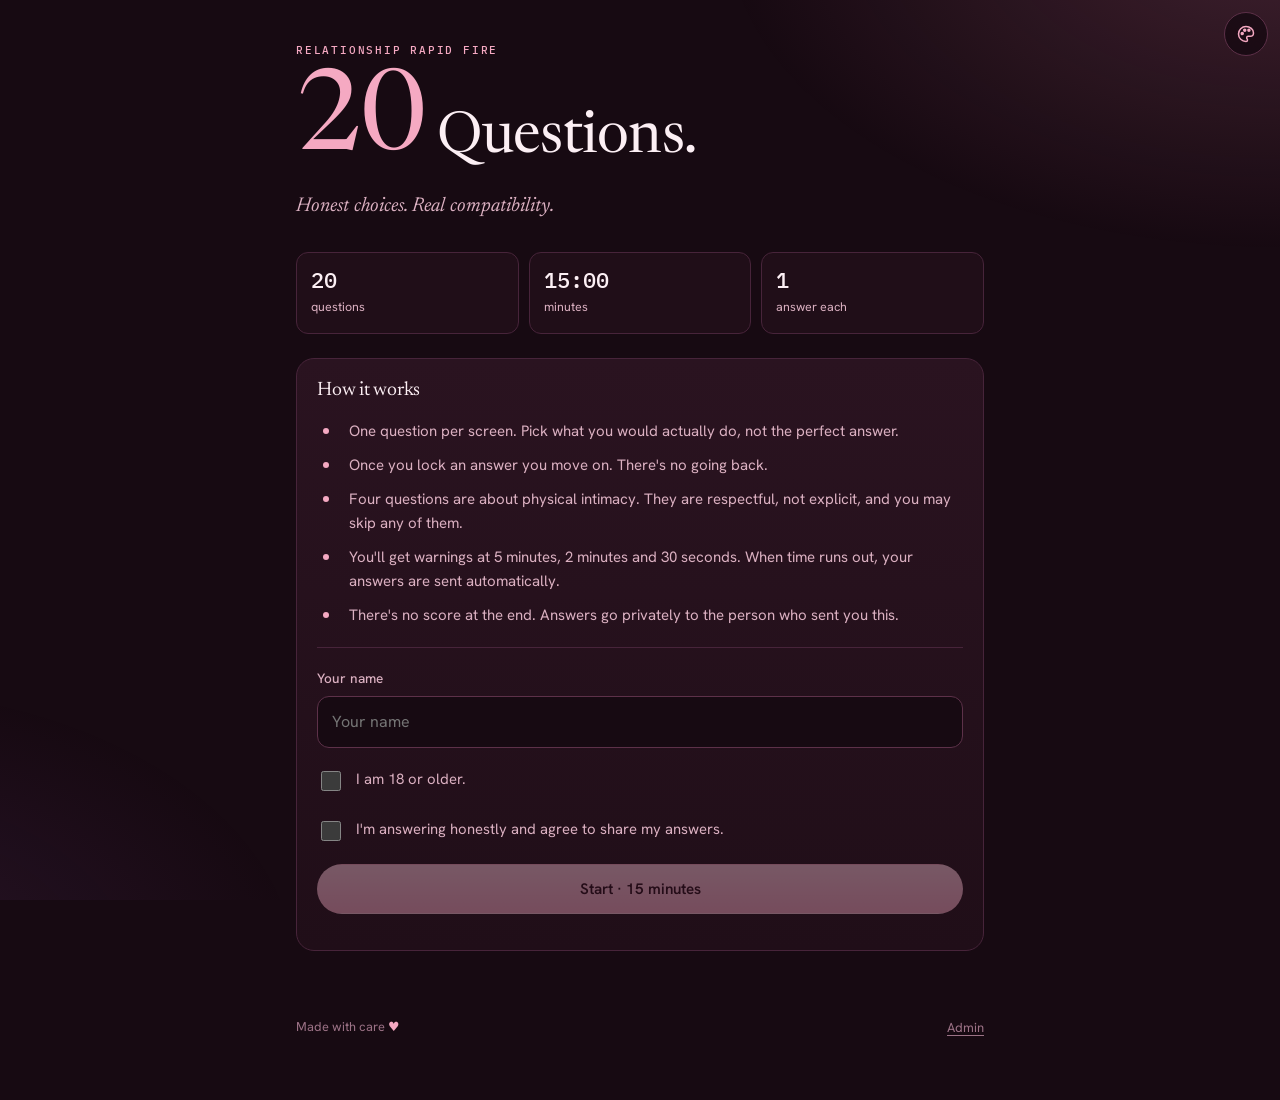
<file: index.html>
<!doctype html>
<html lang="en">
<head>
<meta charset="utf-8">
<meta name="viewport" content="width=device-width,initial-scale=1,viewport-fit=cover">
<meta name="theme-color" content="#170A12">
<title>Relationship Rapid Fire</title>
<meta name="claude:viewport-fit-sides" content="cover">
<meta name="description" content="20 Questions. Honest Choices. Real Compatibility.">
<link rel="preconnect" href="https://fonts.googleapis.com">
<link rel="preconnect" href="https://fonts.gstatic.com" crossorigin>
<link rel="stylesheet" href="https://fonts.googleapis.com/css2?family=Newsreader:ital,opsz,wght@0,6..72,400;0,6..72,500;1,6..72,400&family=Hanken+Grotesk:wght@400;500;600;700&family=IBM+Plex+Mono:wght@400;500&display=swap">
<style>
:root{padding-top:env(safe-area-inset-top,0px);padding-bottom:env(safe-area-inset-bottom,0px)}[hidden]{display:none!important}

/* Layout: one decision per screen; instrument bar on top (time ring, count, map), thumb-reach action bar at the bottom. Dark only, by design. */
:root{
  --bg:#090D1C; --bg-2:#0D1226; --surface:#121933; --surface-2:#18203F; --raise:#1D2649;
  --line:#232C50; --line-2:#323D6B;
  --fg:#ECEDF7; --muted:#A0A6CA; --faint:#6E759D;
  --accent:#BBA9F4; --accent-2:#9781EA; --accent-ink:#130E2A; --accent-wash:rgba(187,169,244,.13); --accent-glow:rgba(151,129,234,.35);
  --ok:#82D5B1; --warn:#F3C66F; --crit:#F28C8C;
  --f-display:"Newsreader",Georgia,"Times New Roman",serif;
  --f-body:"Hanken Grotesk",system-ui,-apple-system,"Segoe UI",Roboto,sans-serif;
  --f-mono:"IBM Plex Mono",ui-monospace,SFMono-Regular,Menlo,Consolas,monospace;
  --r:18px; --r-sm:12px;
  --gut-l:max(16px,env(safe-area-inset-left,0px)); --gut-r:max(16px,env(safe-area-inset-right,0px));
  --accent-hi:#C7B8F7; --bar:rgba(9,13,28,.82); --bar-0:rgba(9,13,28,0); --bar-1:rgba(9,13,28,.94); --scrim:rgba(4,6,14,.6);
  --glow-1:rgba(151,129,234,.16); --glow-2:rgba(84,104,210,.12); --shadow:0 18px 50px rgba(0,0,0,.5);
  color-scheme:dark;
}
/* Themes (data-skin on <html>) */
:root[data-skin="rose"]{--bg:#170A12;--bg-2:#200E18;--surface:#2A1320;--surface-2:#341927;--raise:#3D1F2F;--line:#47243A;--line-2:#5D3149;--fg:#FCEFF4;--muted:#DBB0C1;--faint:#9C7286;--accent:#F5A9C2;--accent-2:#E27CA1;--accent-hi:#FAC6D7;--accent-ink:#2A0A17;--accent-wash:rgba(245,169,194,.14);--accent-glow:rgba(226,124,161,.42);--bar:rgba(23,10,18,.84);--bar-0:rgba(23,10,18,0);--bar-1:rgba(23,10,18,.94);--scrim:rgba(12,4,9,.6);--glow-1:rgba(226,124,161,.2);--glow-2:rgba(170,90,200,.12);color-scheme:dark}
:root[data-skin="blush"]{--bg:#FFF5F7;--bg-2:#FFFFFF;--surface:#FFEFF3;--surface-2:#FFE4EB;--raise:#FFFFFF;--line:#F3D5DE;--line-2:#E8BBCA;--fg:#3B1E2B;--muted:#80596A;--faint:#A98696;--accent:#D4517B;--accent-2:#E57B9C;--accent-hi:#E06D92;--accent-ink:#FFFFFF;--accent-wash:rgba(212,81,123,.10);--accent-glow:rgba(212,81,123,.35);--ok:#2E8F65;--warn:#B07416;--crit:#C33F4C;--bar:rgba(255,245,247,.86);--bar-0:rgba(255,245,247,0);--bar-1:rgba(255,245,247,.95);--scrim:rgba(60,20,35,.28);--glow-1:rgba(240,150,180,.28);--glow-2:rgba(255,200,170,.25);--shadow:0 18px 50px rgba(120,40,70,.18);color-scheme:light}
:root[data-skin="lavender"]{--bg:#F6F3FF;--bg-2:#FFFFFF;--surface:#F0EBFF;--surface-2:#E7E0FE;--raise:#FFFFFF;--line:#DED5FA;--line-2:#C9BCF3;--fg:#241C40;--muted:#625A86;--faint:#8F87AF;--accent:#6D53D6;--accent-2:#8A74E5;--accent-hi:#8169E0;--accent-ink:#FFFFFF;--accent-wash:rgba(109,83,214,.10);--accent-glow:rgba(109,83,214,.32);--ok:#2E8F65;--warn:#B07416;--crit:#C33F4C;--bar:rgba(246,243,255,.86);--bar-0:rgba(246,243,255,0);--bar-1:rgba(246,243,255,.95);--scrim:rgba(30,20,60,.28);--glow-1:rgba(160,140,240,.3);--glow-2:rgba(140,200,255,.22);--shadow:0 18px 50px rgba(50,30,120,.16);color-scheme:light}
:root[data-skin="sunset"]{--bg:#160F14;--bg-2:#1E141A;--surface:#291A20;--surface-2:#332028;--raise:#3B2630;--line:#45303A;--line-2:#5B4050;--fg:#FFF2EA;--muted:#E0B9A6;--faint:#A08072;--accent:#FFB38A;--accent-2:#F48A7A;--accent-hi:#FFCBA9;--accent-ink:#2A1208;--accent-wash:rgba(255,179,138,.14);--accent-glow:rgba(244,138,122,.4);--bar:rgba(22,15,20,.84);--bar-0:rgba(22,15,20,0);--bar-1:rgba(22,15,20,.94);--scrim:rgba(10,5,8,.6);--glow-1:rgba(244,138,122,.2);--glow-2:rgba(200,100,170,.14);color-scheme:dark}
*{box-sizing:border-box;-webkit-tap-highlight-color:transparent}
html,body{min-height:100%}
body{margin:0;background:var(--bg);transition:background .4s,color .4s;color:var(--fg);font:16px/1.6 var(--f-body);-webkit-font-smoothing:antialiased;overscroll-behavior-y:none}
body::after{content:"";position:fixed;inset:0;pointer-events:none;z-index:-1;background:radial-gradient(900px 520px at 100% -8%,var(--glow-1),transparent 62%),radial-gradient(760px 480px at -12% 108%,var(--glow-2),transparent 60%)}
body::before{content:"";position:fixed;inset:0 0 auto;height:env(safe-area-inset-top,0px);z-index:30;background:var(--bg)}
button,input,textarea{font:inherit;color:inherit}
:focus-visible{outline:2px solid var(--accent);outline-offset:3px;border-radius:8px}
.wrap{max-width:720px;margin:0 auto;padding-left:var(--gut-l);padding-right:var(--gut-r);padding-block:24px 56px}
.wrap.wide{max-width:1000px}
h1,h2,h3{font-family:var(--f-display);font-weight:400;text-wrap:balance;margin:0;letter-spacing:-.012em}
h1{font-size:clamp(2.2rem,8.5vw,3.6rem);line-height:1.02}
h2{font-size:clamp(1.55rem,5.4vw,2.1rem);line-height:1.15}
h3{font-size:1.22rem;line-height:1.25}
p{margin:0}
.eyebrow{font:500 .7rem/1.2 var(--f-mono);text-transform:uppercase;letter-spacing:.16em;color:var(--accent)}
.muted{color:var(--muted)} .small{font-size:.86rem}
.mono{font-family:var(--f-mono);font-variant-numeric:tabular-nums}
.stack{display:flex;flex-direction:column;gap:16px}
.row{display:flex;gap:10px;flex-wrap:wrap;align-items:center}
.view{animation:rise .5s cubic-bezier(.2,.7,.2,1) both}
@keyframes rise{from{opacity:0;transform:translateY(10px)}to{opacity:1;transform:none}}

/* buttons */
.btn{appearance:none;border:1px solid var(--line-2);background:var(--surface);color:var(--fg);padding:12px 20px;border-radius:999px;font-weight:600;font-size:.95rem;cursor:pointer;transition:background .2s,border-color .2s,transform .12s,box-shadow .2s;display:inline-flex;align-items:center;justify-content:center;gap:8px;min-height:48px;touch-action:manipulation}
.btn:hover{border-color:var(--accent);background:var(--surface-2)}
.btn:active{transform:scale(.97)}
.btn.primary{background:linear-gradient(180deg,var(--accent-hi),var(--accent));border-color:transparent;color:var(--accent-ink);box-shadow:0 8px 24px -8px var(--accent-glow)}
.btn.primary:hover{filter:brightness(1.06)}
.btn.ghost{background:transparent;border-color:transparent;color:var(--muted)}
.btn.ghost:hover{color:var(--fg);background:var(--surface)}
.btn.danger{border-color:rgba(242,140,140,.5)}
.btn[disabled]{opacity:.4;cursor:not-allowed;box-shadow:none}
.btn.sm{padding:8px 14px;min-height:40px;font-size:.86rem}
.btn.icon{width:48px;padding:0;flex:none}
.btn.block{width:100%}
.linkish{background:none;border:0;color:var(--faint);text-decoration:underline;text-underline-offset:3px;cursor:pointer;padding:6px 0;font-size:.82rem}
.linkish:hover{color:var(--muted)}

/* intro */
.hero{display:flex;flex-direction:column;gap:16px;padding-block:20px 6px}
.orbit{width:72px;height:72px}
.orbit .hand{transform-origin:36px 36px;animation:sweep 14s linear infinite}
@keyframes sweep{to{transform:rotate(360deg)}}
.hero .tagline{font-family:var(--f-display);font-style:italic;font-size:clamp(1.08rem,3.6vw,1.25rem);color:var(--muted);max-width:30ch}
.facts{display:grid;grid-template-columns:repeat(3,1fr);gap:10px}
.facts div{background:var(--bg-2);border:1px solid var(--line);border-radius:var(--r-sm);padding:14px;min-width:0}
.facts b{display:block;font:500 1.4rem/1.15 var(--f-mono)}
.facts span{font-size:.78rem;color:var(--muted)}
.notice{border-left:2px solid var(--accent);padding:2px 0 2px 16px;font-family:var(--f-display);font-size:1.16rem;line-height:1.45}
.panel{background:linear-gradient(180deg,var(--surface),var(--bg-2));border:1px solid var(--line);border-radius:var(--r);padding:20px}
.rules{margin:0;padding:0;list-style:none;display:flex;flex-direction:column;gap:10px;color:var(--muted);font-size:.94rem}
.rules li{display:grid;grid-template-columns:22px 1fr;gap:10px}
.rules li::before{content:"";width:6px;height:6px;border-radius:50%;background:var(--accent);margin:9px 0 0 6px}
.field{display:flex;flex-direction:column;gap:6px}
.field label{font-size:.85rem;color:var(--muted);font-weight:500}
.input{background:var(--bg);border:1px solid var(--line-2);border-radius:var(--r-sm);padding:12px 14px;width:100%;min-height:50px;font-size:16px}
.input:focus{border-color:var(--accent);outline:none;box-shadow:0 0 0 4px var(--accent-wash)}
.check{display:flex;gap:12px;align-items:flex-start;font-size:.93rem;color:var(--muted);cursor:pointer;padding:4px 0}
.check input{margin-top:3px;accent-color:var(--accent);width:20px;height:20px;flex:none}
.hr{height:1px;background:var(--line);border:0;margin:4px 0}

/* test chrome */
.topbar{position:sticky;top:env(safe-area-inset-top,0px);z-index:20;background:var(--bar);backdrop-filter:blur(14px);-webkit-backdrop-filter:blur(14px);border-bottom:1px solid var(--line)}
.topbar-in{max-width:720px;margin:0 auto;padding-left:var(--gut-l);padding-right:var(--gut-r);padding-block:10px 10px;display:flex;align-items:center;gap:12px}
.ring{position:relative;width:52px;height:52px;flex:none}
.ring svg{transform:rotate(-90deg)}
.ring .bgc{stroke:var(--line)} .ring .fgc{stroke:var(--accent);transition:stroke-dashoffset .25s linear,stroke .3s}
.ring span{position:absolute;inset:0;display:grid;place-items:center;font:500 .74rem/1 var(--f-mono);font-variant-numeric:tabular-nums}
.ring.warn .fgc{stroke:var(--warn)} .ring.warn span{color:var(--warn)}
.ring.crit .fgc{stroke:var(--crit)} .ring.crit span{color:var(--crit)}
.count{flex:1;min-width:0;display:flex;flex-direction:column;gap:6px}
.count-top{display:flex;justify-content:space-between;gap:8px;font:500 .78rem/1 var(--f-mono);color:var(--muted)}
.count-top b{color:var(--fg);font-weight:500}
.segs{display:flex;gap:2px;height:5px}
.segs i{flex:1;border-radius:2px;background:var(--line);transition:background .25s}
.segs i.a{background:var(--accent-2)} .segs i.c{background:var(--fg)}
.stage{padding-bottom:calc(112px + env(safe-area-inset-bottom,0px))}
.q-card{transition:opacity .2s ease,transform .2s ease;touch-action:pan-y}
.q-card.out-l{opacity:0;transform:translateX(-18px)} .q-card.out-r{opacity:0;transform:translateX(18px)}
.q-card.in-l{opacity:0;transform:translateX(18px);transition:none} .q-card.in-r{opacity:0;transform:translateX(-18px);transition:none}
.q-num{font:500 .74rem/1 var(--f-mono);color:var(--accent);letter-spacing:.12em;display:flex;gap:10px;align-items:center;margin-bottom:14px}
.q-num .tag{color:var(--muted);border:1px solid var(--line-2);border-radius:999px;padding:3px 8px;letter-spacing:.06em}
.q-text{font-family:var(--f-display);font-size:clamp(1.32rem,5.2vw,1.72rem);line-height:1.36;margin-bottom:8px}
.q-ask{color:var(--muted);font-size:.9rem;margin-bottom:18px}
.opts{display:flex;flex-direction:column;gap:10px}
.opt{display:flex;gap:14px;align-items:center;text-align:left;width:100%;background:var(--bg-2);border:1px solid var(--line);border-radius:var(--r-sm);padding:14px 16px;cursor:pointer;transition:border-color .18s,background .18s,transform .12s,box-shadow .2s;line-height:1.45;min-height:60px;font-size:1rem;touch-action:manipulation}
.opt:hover{border-color:var(--line-2);background:var(--surface)}
.opt:active{transform:scale(.985)}
.opt .k{flex:none;width:30px;height:30px;border-radius:50%;border:1px solid var(--line-2);display:grid;place-items:center;font:500 .8rem/1 var(--f-mono);color:var(--muted);transition:all .2s}
.opt[aria-checked="true"]{border-color:var(--accent);background:var(--accent-wash);box-shadow:0 0 0 1px var(--accent) inset}
.opt[aria-checked="true"] .k{background:var(--accent);border-color:var(--accent);color:var(--accent-ink);font-size:0}
.opt[aria-checked="true"] .k::after{content:"";width:9px;height:5px;border-left:2px solid var(--accent-ink);border-bottom:2px solid var(--accent-ink);transform:rotate(-45deg) translate(1px,-1px)}
.hint{margin-top:18px;font-size:.8rem;color:var(--faint);text-align:center}
.actionbar{position:fixed;left:0;right:0;bottom:0;z-index:20;background:linear-gradient(180deg,var(--bar-0),var(--bar-1) 28%);padding-top:22px}
.actionbar-in{max-width:720px;margin:0 auto;padding-left:var(--gut-l);padding-right:var(--gut-r);padding-bottom:calc(14px + env(safe-area-inset-bottom,0px));display:flex;gap:10px}
.actionbar .btn.primary{flex:1}

/* sheet */
.scrim{position:fixed;inset:0;z-index:40;background:var(--scrim);backdrop-filter:blur(3px);animation:fade .2s ease both}
@keyframes fade{from{opacity:0}}
.sheet{position:fixed;left:0;right:0;bottom:0;z-index:41;background:var(--surface);border-top:1px solid var(--line-2);border-radius:22px 22px 0 0;max-height:82vh;overflow:auto;animation:up .28s cubic-bezier(.2,.8,.2,1) both}
@keyframes up{from{transform:translateY(40px);opacity:0}}
.sheet-in{max-width:720px;margin:0 auto;padding-left:var(--gut-l);padding-right:var(--gut-r);padding-top:10px;padding-bottom:calc(20px + env(safe-area-inset-bottom,0px));display:flex;flex-direction:column;gap:16px}
.grab{width:42px;height:4px;border-radius:4px;background:var(--line-2);margin:0 auto 4px}
.qgrid{display:grid;grid-template-columns:repeat(auto-fill,minmax(44px,1fr));gap:8px}
.qgrid button{height:44px;border:1px solid var(--line);background:transparent;border-radius:10px;font:500 .82rem/1 var(--f-mono);color:var(--muted);cursor:pointer;padding:0}
.qgrid button.ans{background:var(--surface-2);color:var(--fg);border-color:var(--line-2)}
.qgrid button.cur{border-color:var(--accent);color:var(--accent);box-shadow:0 0 0 1px var(--accent) inset}
.legend{display:flex;gap:16px;font-size:.8rem;color:var(--muted);flex-wrap:wrap}
.legend i{display:inline-block;width:12px;height:12px;border-radius:4px;border:1px solid var(--line-2);vertical-align:-2px;margin-right:6px}
.legend i.a{background:var(--surface-2)}

/* toast */
.toast{position:fixed;left:50%;transform:translateX(-50%);top:calc(env(safe-area-inset-top,0px) + 82px);z-index:50;width:min(520px,calc(100% - 32px));background:var(--raise);border:1px solid var(--line-2);border-left:3px solid var(--warn);border-radius:var(--r-sm);padding:12px 16px;box-shadow:var(--shadow);display:flex;gap:12px;align-items:flex-start;animation:drop .35s ease both}
.toast.crit{border-left-color:var(--crit)}
.toast b{font-family:var(--f-mono);font-weight:500}
@keyframes drop{from{opacity:0;transform:translate(-50%,-10px)}to{opacity:1;transform:translate(-50%,0)}}

/* review & done */
.chip{display:inline-flex;align-items:center;gap:6px;padding:4px 10px;border-radius:999px;font:500 .76rem/1.4 var(--f-mono);border:1px solid var(--line-2);color:var(--muted);white-space:nowrap}
.chip.ok{color:var(--ok);border-color:rgba(130,213,177,.4)} .chip.warn{color:var(--warn);border-color:rgba(243,198,111,.4)} .chip.crit{color:var(--crit);border-color:rgba(242,140,140,.4)} .chip.acc{color:var(--accent);border-color:rgba(187,169,244,.4)}
.confirm{border:1px solid rgba(243,198,111,.45);background:rgba(243,198,111,.06);border-radius:var(--r);padding:18px}
.done-mark{width:76px;height:76px}
.done-mark circle{stroke:var(--accent);stroke-dasharray:226;stroke-dashoffset:226;animation:draw .8s .1s ease forwards}
.done-mark path{stroke:var(--accent);stroke-dasharray:40;stroke-dashoffset:40;animation:draw .4s .75s ease forwards}
@keyframes draw{to{stroke-dashoffset:0}}
.id-row{display:flex;align-items:center;gap:10px;justify-content:space-between;flex-wrap:wrap}
.id-block{font:500 clamp(1.05rem,4.6vw,1.5rem)/1.2 var(--f-mono);letter-spacing:.04em;word-break:break-all;color:var(--accent)}
.stats{display:grid;grid-template-columns:repeat(4,1fr);gap:10px}
.stats div{background:var(--bg-2);border:1px solid var(--line);border-radius:var(--r-sm);padding:12px 14px;min-width:0}
.stats b{display:block;font:500 1.08rem/1.3 var(--f-mono)}
.stats span{font-size:.76rem;color:var(--muted)}
.sendline{display:flex;gap:10px;align-items:center;font-size:.92rem;flex-wrap:wrap}
.dot{width:9px;height:9px;border-radius:50%;background:var(--faint);flex:none}
.dot.ok{background:var(--ok)} .dot.warn{background:var(--warn);animation:pulse 1.2s ease-in-out infinite} .dot.crit{background:var(--crit)}
@keyframes pulse{50%{opacity:.3}}
textarea.input{min-height:150px;font:400 .78rem/1.5 var(--f-mono);resize:vertical}
details summary{cursor:pointer;color:var(--muted);font-size:.9rem;padding:6px 0}
.foot{margin-top:36px;font-size:.8rem;color:var(--faint);display:flex;justify-content:space-between;gap:12px;flex-wrap:wrap;align-items:center}

/* admin */
.toolbar{display:flex;gap:10px;flex-wrap:wrap;align-items:center}
.toolbar .input{flex:1;min-width:180px}
.subs{display:flex;flex-direction:column;gap:10px}
.subrow{display:grid;grid-template-columns:44px minmax(0,1fr) auto;gap:14px;align-items:center;text-align:left;width:100%;background:var(--bg-2);border:1px solid var(--line);border-radius:var(--r-sm);padding:14px 16px;cursor:pointer;transition:border-color .18s,background .18s}
.subrow:hover{border-color:var(--line-2);background:var(--surface)}
.av{width:44px;height:44px;border-radius:50%;display:grid;place-items:center;background:var(--accent-wash);color:var(--accent);font:500 1.05rem/1 var(--f-display)}
.subrow .nm{font-weight:600;overflow:hidden;text-overflow:ellipsis;white-space:nowrap}
.subrow .meta{font:400 .76rem/1.5 var(--f-mono);color:var(--muted);overflow-wrap:anywhere}
.subrow .chips{display:flex;gap:6px;flex-wrap:wrap;justify-content:flex-end}
.empty{border:1px dashed var(--line-2);border-radius:var(--r);padding:28px 20px;text-align:center;color:var(--muted)}
.rep-sec{display:flex;flex-direction:column;gap:14px;padding-block:22px;border-top:1px solid var(--line)}
.rep-sec:first-of-type{border-top:0}
.dims{display:flex;flex-direction:column;gap:14px}
.dim{display:grid;grid-template-columns:minmax(0,200px) 1fr 46px;gap:14px;align-items:center}
.dim .nm{font-weight:600;font-size:.92rem}
.dim .val{font:500 .9rem/1 var(--f-mono);text-align:right}
.meter{position:relative;height:10px;background:var(--bg);border:1px solid var(--line);border-radius:6px;overflow:hidden}
.meter span{position:absolute;inset:0 auto 0 0;border-radius:6px}
.meter::after{content:"";position:absolute;left:50%;top:-2px;bottom:-2px;width:1px;background:var(--line-2)}
.obs{grid-column:1/-1;color:var(--muted);font-size:.9rem;margin-top:-6px}
.tbl-wrap{overflow-x:auto;border:1px solid var(--line);border-radius:var(--r-sm)}
table{border-collapse:collapse;width:100%;font-size:.88rem;min-width:520px}
th,td{text-align:left;padding:10px 12px;border-bottom:1px solid var(--line);vertical-align:top}
th{font:500 .7rem/1.2 var(--f-mono);text-transform:uppercase;letter-spacing:.1em;color:var(--muted);background:var(--bg-2)}
tr:last-child td{border-bottom:0}
.two{display:grid;grid-template-columns:1fr 1fr;gap:14px}
.card{background:var(--surface);border:1px solid var(--line);border-radius:var(--r);padding:18px;min-width:0}
.card ul,.rep-sec ul{margin:8px 0 0;padding-left:18px;display:flex;flex-direction:column;gap:6px}
.pat{display:grid;grid-template-columns:minmax(0,180px) 1fr 30px;gap:12px;align-items:center;font-size:.9rem}
.pat .meter::after{display:none}
.disclaimer{font-size:.85rem;color:var(--muted);border:1px dashed var(--line-2);border-radius:var(--r-sm);padding:12px 14px}

/* theme picker */
.skin-btn{position:fixed;z-index:25;top:calc(env(safe-area-inset-top,0px) + 12px);right:max(12px,env(safe-area-inset-right,0px));width:44px;height:44px;border-radius:50%;border:1px solid var(--line-2);background:var(--bar);backdrop-filter:blur(10px);-webkit-backdrop-filter:blur(10px);display:grid;place-items:center;cursor:pointer;color:var(--accent)}
.skins{display:grid;grid-template-columns:repeat(auto-fill,minmax(140px,1fr));gap:10px}
.skin{border:1px solid var(--line);border-radius:var(--r-sm);padding:12px;background:var(--bg-2);cursor:pointer;text-align:left;display:flex;flex-direction:column;gap:10px;color:var(--fg)}
.skin[aria-pressed="true"]{border-color:var(--accent);box-shadow:0 0 0 1px var(--accent) inset}
.skin .sw{display:flex;height:34px;border-radius:8px;overflow:hidden}
.skin .sw i{flex:1}
.skin b{font-weight:600;font-size:.92rem}
.skin span{font-size:.76rem;color:var(--muted);margin-top:-8px}
#v-admin .wrap>.row:first-child,#v-review .wrap>.row:first-child{padding-right:52px}
.heart{display:inline-block;color:var(--accent)}
@keyframes beat{0%,100%{transform:scale(1)}14%{transform:scale(1.18)}28%{transform:scale(1)}42%{transform:scale(1.12)}}
.heart.beat{animation:beat 2.4s ease-in-out infinite}
.petals{position:fixed;inset:0;pointer-events:none;z-index:-1;overflow:hidden}
.petals i{position:absolute;bottom:-30px;width:10px;height:10px;opacity:.0;color:var(--accent);animation:float linear infinite}
.petals i::before{content:"\2665";font-size:inherit}
@keyframes float{0%{transform:translateY(0) rotate(0);opacity:0}10%{opacity:.35}90%{opacity:.25}100%{transform:translateY(-110vh) rotate(40deg);opacity:0}}
@media (max-width:620px){
  .stats{grid-template-columns:1fr 1fr}
  .two{grid-template-columns:1fr}
  .dim{grid-template-columns:1fr 46px}.dim .meter{grid-column:1/-1;grid-row:2}
  .pat{grid-template-columns:minmax(0,1fr) 30px}.pat .meter{grid-column:1/-1;grid-row:2}
  .subrow{grid-template-columns:40px minmax(0,1fr)}.subrow .chips{grid-column:2;justify-content:flex-start}
  .av{width:40px;height:40px}
  .facts b{font-size:1.2rem}
}
@media (min-width:900px){ .q-text{font-size:1.8rem} }
@media (prefers-reduced-motion:reduce){*,*::before,*::after{animation:none!important;transition:none!important}}

/* Rapid Fire additions */
.big-num{font:400 clamp(4.2rem,22vw,7rem)/.9 var(--f-display);color:var(--accent);letter-spacing:-.03em}
.title-row{display:flex;align-items:flex-end;gap:14px;flex-wrap:wrap}
.cat{font:500 .72rem/1 var(--f-mono);letter-spacing:.12em;text-transform:uppercase;color:var(--muted);display:flex;align-items:center;gap:8px;margin-bottom:12px}
.cat i{width:6px;height:6px;border-radius:50%;background:var(--accent)}
.private-note{font-size:.84rem;color:var(--muted);border:1px dashed var(--line-2);border-radius:var(--r-sm);padding:10px 12px;margin-bottom:16px}
.cats{display:grid;grid-template-columns:repeat(2,1fr);gap:8px}
.cats div{display:flex;justify-content:space-between;gap:8px;background:var(--bg-2);border:1px solid var(--line);border-radius:10px;padding:10px 12px;font-size:.86rem;min-width:0}
.cats b{font:500 .82rem/1.5 var(--f-mono);color:var(--accent)}
.lockline{display:flex;flex-direction:column;gap:8px;flex:1}
.skipq{align-self:center}
.cmp-q{display:grid;grid-template-columns:1fr 1fr;gap:10px}
.cmp-q > div{background:var(--bg-2);border:1px solid var(--line);border-radius:10px;padding:10px 12px;font-size:.88rem;min-width:0}
.cmp-item{display:flex;flex-direction:column;gap:8px;padding-block:14px;border-top:1px solid var(--line)}
.match{font:500 .74rem/1 var(--f-mono)}
.select-row{display:flex;gap:10px;flex-wrap:wrap;align-items:center}
.select-row select{background:var(--bg);border:1px solid var(--line-2);border-radius:var(--r-sm);padding:10px 12px;min-height:46px;color:var(--fg);font:inherit;max-width:100%}
.score-hero{display:flex;align-items:baseline;gap:10px}
.score-hero b{font:400 3rem/1 var(--f-display);color:var(--accent)}
@media (max-width:620px){.cats{grid-template-columns:1fr}.cmp-q{grid-template-columns:1fr}}
</style>
</head>
<body>

<div id="app">
<!-- INTRO -->
<section id="v-intro" class="view" hidden>
  <div class="wrap stack" style="gap:24px">
    <div class="hero">
      <p class="eyebrow">Relationship Rapid Fire</p>
      <div class="title-row"><span class="big-num">20</span><h1 style="padding-bottom:6px">Questions.</h1></div>
      <p class="tagline">Honest choices. Real compatibility.</p>
    </div>
    <div class="facts">
      <div><b>20</b><span>questions</span></div>
      <div><b>15:00</b><span>minutes</span></div>
      <div><b>1</b><span>answer each</span></div>
    </div>
    <div class="panel stack">
      <h3>How it works</h3>
      <ul class="rules">
        <li>One question per screen. Pick what you would actually do, not the perfect answer.</li>
        <li>Once you lock an answer you move on. There's no going back.</li>
        <li>Four questions are about physical intimacy. They are respectful, not explicit, and you may skip any of them.</li>
        <li>You'll get warnings at 5 minutes, 2 minutes and 30 seconds. When time runs out, your answers are sent automatically.</li>
        <li>There's no score at the end. Answers go privately to the person who sent you this.</li>
      </ul>
      <hr class="hr">
      <div class="field"><label for="inp-name">Your name</label><input id="inp-name" class="input" autocomplete="off" maxlength="60" placeholder="Your name"></div>
      <label class="check" for="inp-adult"><input type="checkbox" id="inp-adult"> I am 18 or older.</label>
      <label class="check" for="inp-consent"><input type="checkbox" id="inp-consent"> I'm answering honestly and agree to share my answers.</label>
      <button id="btn-start" class="btn primary block" disabled>Start · 15 minutes</button>
      <p id="intro-hint" class="muted small" style="text-align:center"></p>
    </div>
    <div class="foot"><span>Made with care <span class="heart beat">&#9829;</span></span><button class="linkish" data-go-admin>Admin</button></div>
  </div>
</section>

<!-- TEST -->
<section id="v-test" hidden>
  <div class="topbar"><div class="topbar-in">
    <div id="ring" class="ring" role="timer" aria-label="Time remaining"><svg width="52" height="52" viewBox="0 0 52 52"><circle class="bgc" cx="26" cy="26" r="22" fill="none" stroke-width="3"/><circle id="ring-fg" class="fgc" cx="26" cy="26" r="22" fill="none" stroke-width="3" stroke-linecap="round" stroke-dasharray="138.23" stroke-dashoffset="0"/></svg><span id="clock-t">15:00</span></div>
    <div class="count">
      <div class="count-top"><span><b id="c-cur">1</b> / 20</span><span id="c-cat"></span></div>
      <div id="segs" class="segs" aria-hidden="true"></div>
    </div>
  </div></div>
  <div class="wrap stage">
    <div id="qcard" class="q-card">
      <p class="cat"><i></i><span id="q-cat"></span></p>
      <p id="q-note" class="private-note" hidden>Private and judgement-free. There's no right answer, and no one owes a partner intimacy. Answer only if you're comfortable.</p>
      <p id="q-text" class="q-text"></p>
      <div id="q-opts" class="opts" role="radiogroup" aria-labelledby="q-text"></div>
    </div>
  </div>
  <div class="actionbar"><div class="actionbar-in"><div class="lockline">
    <button id="btn-lock" class="btn primary block" disabled>Lock answer →</button>
    <button id="btn-skip" class="linkish skipq" hidden>Prefer not to answer</button>
  </div></div></div>
</section>

<!-- DONE -->
<section id="v-done" class="view" hidden>
  <div class="wrap stack" style="gap:20px">
    <svg class="done-mark" viewBox="0 0 76 76" aria-hidden="true"><circle cx="38" cy="38" r="36" fill="none" stroke-width="2"/><path d="M24 39l9 9 19-20" fill="none" stroke-width="2.4" stroke-linecap="round" stroke-linejoin="round"/></svg>
    <p class="eyebrow" id="done-eyebrow">Submitted</p>
    <h2>Thank you for being honest.</h2>
    <p class="muted">Your answers have been recorded. There's no score here; they'll be talked about together.</p>
    <div id="sendline" class="sendline"><span id="send-dot" class="dot"></span><span id="send-text"></span><button id="send-retry" class="btn sm" hidden>Try again</button></div>
    <div class="stats" style="grid-template-columns:1fr 1fr">
      <div><b id="ds-ans"></b><span>answered</span></div>
      <div><b id="ds-time"></b><span>time taken</span></div>
    </div>
    <details><summary>Keep a copy of my answers</summary>
      <div class="stack" style="gap:10px;margin-top:10px"><div class="row"><button id="btn-dl" class="btn sm">Download (.json)</button><button id="btn-copy" class="btn sm ghost">Copy</button></div><p id="dl-msg" class="muted small"></p></div>
    </details>
    <div class="foot"><span id="done-id" class="mono"></span><button id="btn-new" class="linkish">New person on this device</button></div>
    <div id="new-confirm" class="confirm stack" hidden><p>Start a fresh test for someone else? This submission stays saved.</p><div class="row"><button id="new-cancel" class="btn">Cancel</button><button id="new-yes" class="btn primary">Start fresh</button></div></div>
  </div>
</section>

<!-- ADMIN -->
<section id="v-admin" class="view" hidden>
  <div class="wrap wide stack" style="gap:20px">
    <div class="row" style="justify-content:space-between"><p class="eyebrow">Admin</p><button id="adm-exit" class="btn ghost sm">Exit</button></div>
    <div id="adm-gate" class="panel stack" style="max-width:460px">
      <h3>Admin passcode</h3>
      <div class="field"><label for="adm-code">Passcode</label><input id="adm-code" type="password" class="input" autocomplete="current-password"></div>
      <button id="adm-unlock" class="btn primary">Unlock</button>
      <p id="adm-err" class="small" style="color:var(--crit)" aria-live="polite"></p>
    </div>
    <div id="adm-list" class="stack" hidden>
      <div class="row" style="justify-content:space-between;align-items:flex-end"><div><h2>Submissions</h2><p id="adm-count" class="muted small"></p></div><div id="adm-cloud" class="sendline small"></div></div>
      <div class="toolbar"><input id="adm-q" class="input" type="search" placeholder="Search name" aria-label="Search"><button id="adm-refresh" class="btn sm">Refresh</button><label class="btn sm" for="adm-file" style="cursor:pointer">Add file</label><input id="adm-file" type="file" accept=".json,application/json" multiple hidden></div>
      <div id="adm-subs" class="subs"></div>
      <div class="panel stack" id="cmp-box" hidden>
        <h3>Compare two people</h3>
        <p class="muted small">See where two people's answers match and where they differ.</p>
        <div class="select-row"><select id="cmp-a" aria-label="First person"></select><select id="cmp-b" aria-label="Second person"></select><button id="cmp-go" class="btn sm primary">Compare</button></div>
      </div>
      <p id="adm-load-err" class="small" style="color:var(--crit)"></p>
    </div>
    <div id="adm-report" hidden></div>
  </div>
</section>
</div>

<div class="petals" aria-hidden="true" id="petals"></div>
<button id="skin-btn" class="skin-btn" aria-label="Change theme" title="Change theme"><svg width="20" height="20" viewBox="0 0 24 24" fill="none" stroke="currentColor" stroke-width="1.8" stroke-linecap="round" aria-hidden="true"><path d="M12 3a9 9 0 1 0 0 18c1.1 0 1.8-.9 1.8-1.9 0-.5-.2-.9-.5-1.3-.3-.3-.5-.8-.5-1.3 0-1 .8-1.8 1.8-1.8H17a4 4 0 0 0 4-4C21 6.6 17 3 12 3z"/><circle cx="7.5" cy="11.5" r="1.2" fill="currentColor"/><circle cx="10.5" cy="7.5" r="1.2" fill="currentColor"/><circle cx="15.5" cy="7.5" r="1.2" fill="currentColor"/></svg></button>
<div id="sheet-root"></div>
<div id="toast-root" aria-live="assertive"></div>

<script>
(function(){
"use strict";
/* ============ CONFIG ============ */
const FIREBASE_DB = "https://imucet-32224-default-rtdb.firebaseio.com";
const DB_PATH = "rrf/submissions";
const ADMIN_PUBKEY = "[base64]/Bxie1tamdN9dBSgpDos88gsITZvPnUDdt4lWA1Vstzv6T//oJowUCGhVAcDcOQuD/xTmAgXyueJ9pu0V+YpPDVww+cjR0IbdVLu6NSur6unwcRx6CiKRjuwv2ceqS93NHnhyYa4KgeME8GsThIXdUlVfWvbjrHthPpt+qCFgzdu1u2BaGGCf/cgSARsJZzIzx/sxpaGoowz3niay/DlJZPpePJbjjD5H2VwlCyHJ0sJtbRiLCSWyGib4CBwdh2kSfiNjPotpAbM4xPAlNdVT9BzqT1upHmVx88V9UqOM6O/nEb0TTpk23IEVCgAt+AmVgH9oEwzAgMBAAE=";
const ADMIN_VAULT = {"salt":"G6/UKlZW9qqj6cYgHglnIw==","iv":"+reZn2xFxbhmOlCl","iter":600000,"ct":"A4CUC0UTwkwLAzOxMq9HUDYDsnYWRZd13u2+7UHie8Zl5GM7L2Pi1PeTV2Rn54ekvOf/RAqBjttVTFizYJjZ7kC70lIianNvy1dE9XXSJcXAzG5W3MBcHPA5A03VfCxHPbjXR6QxXCIFdW0EsgBo/2eLYwBufMi6Yv73tePuPAb2QqAGcaHCvRe/fOLxaWubIMCRUgpJO5Mw33Kzs8mni/V1Uf2DlZqQWMwnDaz5jsPgTgo8vWQ55xtoZrpRi85zJvh64oiyrMh3fpC30XTEpr+KzX5VKUCJ8v3K6Jc75KXqiWLyrUoL7axOxMFrIO/CJ30Rkh/RcHIQ4SolNjgHMMqKuw3+U/dyIO7jK1osAqA5Pkztbb7BKv4lpEQIiIvcEXEamlqmbk2Mpve5b9aTogBOvzRj4lS3PnG/HGfu+R26YWXrNCdge64XP4jy60DUOsOwXHeM9h9OERBnKE8vb/cWT+bKFoMSKWVp/byAGaSgixMF4n5iRkss6uer8ZGXqTBA6BPTI/kpNS7Q3YuPjht2sv4PPb3G/d1W7pnkbEUH3JM2afOMabpNArOZ6PuZqe0ZuZIrL9Kt4BaZFjGT97NbhvY3qzdkQRys7OoW6QhuRIN1fUCZEGEx/ZsN0GVyk0z7SwqtKwWS3boCHcCA84uMXsVBP4vwKHXfq5GHkEd4XupDWsWlIwyWV+M3TjaAFlE+SdjgK4EijqbH9y3NE4rGjdTqZwb4EMx+ZHGrWPW4cpKeKiMGHojtNyVBUd/Jx/[base64]/jG0CHJUfssXm7K0abzV6UpD9dpqHGTSe09qyWJv6opIOTH3rmUPVrbVat0PPtzh1wsx0E7cNIgx62Ioyx4vNGG+cNo6Bu9s22jz/O6aPttmoSzBUKtL+Aas7lwjkol2OjK3r9tBtYE4xHTe5J2dqPDGwnRHEHnXD2BjDYNaldRpOYaU5arTZdFkQ8KYavz3OU0Mz0q0iO1NUfHOlMr/jXQufv+MmFGT6iAgPSS21xhRAp0p8lzb3XohQSXZAt9vom/tgOAujPxAkexLg/Xw0WTy3WESQ3SzOeInoBdjfbk4xubBDUdQ221EDxYk+YvEHFa/pdWX0NSN4A8SQGB4bjPfvXtmWPEsn4FrrFyp/q7sljrkpqa3WaqsVg1aWwEkY7dYiRwjJMKgLlrTStoOIuPqdgg2gLFIYp1vU5XAjm4kDfPdqHIRMIEe5GU/K2ED9IW+rnI3k/[base64]/[base64]/I36rmPW9npvbqkrsPRiP0MyQFGFK+C8mUiaP93LVrfFC6qYr+UWDI/w5yhu9OJD9IEN2QEUQlnE7LYz5Ets6tm+mtotnG11G9/XjoY09hIyng87UXRYvuF3Etxf4DbIJt38jA8aBBs5WQ0IW4YD6kv4Fw/eoXYR2s1j7ftlQSxiZQYV7TRjz6HFU+qalOuKaRsOkX4/xI3Ynu4v9/LxRVbKt46tun+K64eT+iG32jKZi+jew+KPlaYHmxp7LSYq9ezZyIc="};
const TIME_LIMIT = 15*60;
/* ================================ */
const DATA = {"cats":{"L":"Loyalty & Commitment","E":"Emotional Maturity","F":"Financial & Life Partnership","C":"Compatibility & Future","S":"Sexual & Physical Compatibility","B":"Trust & Personal Boundaries"},"questions":[{"id":"L1","cat":"L","text":"Your partner goes through a financial struggle that lasts two years or more. What do you do?","opts":[{"id":"L1-a","text":"Stay and work through it together, even if life gets harder."},{"id":"L1-b","text":"Stay, but agree on a clear plan for getting back on track."},{"id":"L1-c","text":"Stay only if he shows real effort to recover."},{"id":"L1-d","text":"Take a break until things are stable again."},{"id":"L1-e","text":"Leave. Financial security matters too much to me."}]},{"id":"E1","cat":"E","text":"When you are really angry with your partner, you usually…","opts":[{"id":"E1-a","text":"Take a short pause, then talk once I'm calmer."},{"id":"E1-b","text":"Say exactly what I feel, right away."},{"id":"E1-c","text":"Go silent until he notices something is wrong."},{"id":"E1-d","text":"Raise my voice or say hurtful things, then regret it."},{"id":"E1-e","text":"Act as if everything is fine."}]},{"id":"F1","cat":"F","text":"Your partner loses his income for several months.","opts":[{"id":"F1-a","text":"Cover the household expenses until he's back on his feet."},{"id":"F1-b","text":"Contribute what I can and plan a budget together."},{"id":"F1-c","text":"Help a little, but he should manage his own share."},{"id":"F1-d","text":"Expect his family to support him."},{"id":"F1-e","text":"Keep my money separate. It's his responsibility."}]},{"id":"S1","cat":"S","text":"How important is physical intimacy in a long-term relationship for you?","opts":[{"id":"S1-a","text":"Very important. It's a key part of feeling close."},{"id":"S1-b","text":"Important, alongside emotional closeness."},{"id":"S1-c","text":"Somewhat important."},{"id":"S1-d","text":"Not very important to me."},{"id":"S1-e","text":"It changes with different stages of life."}]},{"id":"C1","cat":"C","text":"Your partner gets a great career opportunity in another city.","opts":[{"id":"C1-a","text":"Move with him."},{"id":"C1-b","text":"Move, if I can keep working on my own goals there."},{"id":"C1-c","text":"Try a long-distance relationship for a while."},{"id":"C1-d","text":"Ask him to turn it down."},{"id":"C1-e","text":"It depends on how it affects my own plans."}]},{"id":"B1","cat":"B","text":"Should partners have complete access to each other's phones?","opts":[{"id":"B1-a","text":"Yes. No secrets at all."},{"id":"B1-b","text":"Open if asked, but no routine checking."},{"id":"B1-c","text":"Each keeps their privacy. Trust doesn't need checking."},{"id":"B1-d","text":"Yes, and I'd check his phone regularly."},{"id":"B1-e","text":"My phone stays private, but I'd want access to his."}]},{"id":"L2","cat":"L","text":"Someone more successful than your partner starts showing clear interest in you.","opts":[{"id":"L2-a","text":"Shut it down immediately and make it clear I'm taken."},{"id":"L2-b","text":"Stay polite, keep my distance, and tell my partner about it."},{"id":"L2-c","text":"Enjoy the attention, but never act on it."},{"id":"L2-d","text":"Stay in touch with them, just in case."},{"id":"L2-e","text":"Seriously wonder whether I'm with the right person."}]},{"id":"E2","cat":"E","text":"You were wrong in an argument, but your ego doesn't want to admit it.","opts":[{"id":"E2-a","text":"Apologise clearly, even though it's hard."},{"id":"E2-b","text":"Apologise later, once the mood has settled."},{"id":"E2-c","text":"Show it through actions instead of saying sorry."},{"id":"E2-d","text":"Wait for him to make the first move."},{"id":"E2-e","text":"I rarely apologise. It feels like losing."}]},{"id":"S2","cat":"S","text":"How comfortable are you discussing sexual needs and boundaries with your partner?","opts":[{"id":"S2-a","text":"Very comfortable. I can talk openly."},{"id":"S2-b","text":"Comfortable, once there's trust."},{"id":"S2-c","text":"It feels awkward, but I'd try."},{"id":"S2-d","text":"I'd rather not talk about it."}]},{"id":"F2","cat":"F","text":"Your family's finances need a second income.","opts":[{"id":"F2-a","text":"Start working without hesitation."},{"id":"F2-b","text":"Work, as long as housework is shared fairly."},{"id":"F2-c","text":"Work for a short time until things improve."},{"id":"F2-d","text":"Work only if it's a job I enjoy."},{"id":"F2-e","text":"I'd prefer not to work outside the home."}]},{"id":"C2","cat":"C","text":"How should household responsibilities be divided?","opts":[{"id":"C2-a","text":"Shared equally."},{"id":"C2-b","text":"By who has more time or skill for each task."},{"id":"C2-c","text":"Mostly by whoever earns less."},{"id":"C2-d","text":"Mostly by the woman."},{"id":"C2-e","text":"Pay for help wherever we can."}]},{"id":"L3","cat":"L","text":"Your family or friends keep criticising your partner and pushing you to rethink the relationship.","opts":[{"id":"L3-a","text":"Defend my partner firmly and set boundaries with them."},{"id":"L3-b","text":"Hear their concerns, then make my own decision."},{"id":"L3-c","text":"Talk privately with my partner about what's being said."},{"id":"L3-d","text":"Go along with them to keep peace at home."},{"id":"L3-e","text":"Start doubting the relationship myself."}]},{"id":"E3","cat":"E","text":"Something your partner did keeps bothering you.","opts":[{"id":"E3-a","text":"Bring it up calmly and soon."},{"id":"E3-b","text":"Wait for the right moment, then talk about it."},{"id":"E3-c","text":"Drop hints and hope he understands."},{"id":"E3-d","text":"Withdraw and become distant."},{"id":"E3-e","text":"Keep it to myself. It's not worth a fight."}]},{"id":"S3","cat":"S","text":"You and your partner want intimacy at different frequencies.","opts":[{"id":"S3-a","text":"Talk openly and find a balance we're both comfortable with."},{"id":"S3-b","text":"Accept the difference and focus on other ways of being close."},{"id":"S3-c","text":"Go along with it even when I don't want to."},{"id":"S3-d","text":"Expect him to adjust to what I want."},{"id":"S3-e","text":"Avoid the topic and hope it sorts itself out."}]},{"id":"B2","cat":"B","text":"Your partner says he needs some personal space for a while.","opts":[{"id":"B2-a","text":"Give it gladly and check in gently."},{"id":"B2-b","text":"Give it, but ask what's going on."},{"id":"B2-c","text":"Feel hurt and keep asking why."},{"id":"B2-d","text":"Assume something is wrong between us."},{"id":"B2-e","text":"Give the same distance back."}]},{"id":"F3","cat":"F","text":"One of you earns noticeably more than the other.","opts":[{"id":"F3-a","text":"Pool everything. It's all ours."},{"id":"F3-b","text":"Each contributes in proportion to income."},{"id":"F3-c","text":"Split shared costs 50/50 regardless of income."},{"id":"F3-d","text":"Whoever earns more makes the money decisions."},{"id":"F3-e","text":"Keep finances completely separate."}]},{"id":"E4","cat":"E","text":"Your partner criticises something about you, and it's partly true.","opts":[{"id":"E4-a","text":"Listen, accept the fair part, and work on it."},{"id":"E4-b","text":"Feel hurt, but think it over later."},{"id":"E4-c","text":"Explain why he's wrong."},{"id":"E4-d","text":"Point out his faults in return."},{"id":"E4-e","text":"Go quiet and avoid the subject."}]},{"id":"C3","cat":"C","text":"Your ambitions clash with your partner's. For example, you both get offers in different cities.","opts":[{"id":"C3-a","text":"Take turns: one career leads now, the other next."},{"id":"C3-b","text":"Whichever opportunity is bigger takes priority."},{"id":"C3-c","text":"My ambitions come first."},{"id":"C3-d","text":"I'd give up mine for the relationship."},{"id":"C3-e","text":"Find a middle path that works for both, even if it's slower."}]},{"id":"S4","cat":"S","text":"Physical intimacy has dropped for several months.","opts":[{"id":"S4-a","text":"Talk about what has changed, without blame or pressure."},{"id":"S4-b","text":"Focus on emotional closeness and let it return naturally."},{"id":"S4-c","text":"Suggest seeing a counsellor or doctor together."},{"id":"S4-d","text":"Feel resentful but say nothing."},{"id":"S4-e","text":"See it as a sign the relationship is failing."}]},{"id":"L4","cat":"L","text":"Emotional cheating means a secret, deep emotional closeness with someone else. To you, it is…","opts":[{"id":"L4-a","text":"As serious as physical cheating."},{"id":"L4-b","text":"Serious, but less serious than physical cheating."},{"id":"L4-c","text":"Only a problem if it becomes physical."},{"id":"L4-d","text":"Not cheating at all."},{"id":"L4-e","text":"Whatever the two of us agree our boundaries are."}]}]}; // {cats, questions:[{id,cat,text,opts:[{id,text}]}]}
const KEYPACK = "[base64]";
const WARNINGS=[[300,"5 minutes left.","warn"],[120,"2 minutes left.","crit"],[30,"30 seconds left. Answers send automatically when time ends.","crit"]];
const STORE="rrf_state_v1",HIST="rrf_history_v1",OUTBOX="rrf_outbox_v1",SCHEMA="relationship-rapid-fire/1";
const QS=DATA.questions,N=QS.length,CIRC=138.23;
const byId=Object.fromEntries(QS.map(q=>[q.id,q]));
const $=s=>document.querySelector(s);
const esc=s=>String(s??"").replace(/[&<>"']/g,c=>({"&":"&amp;","<":"&lt;",">":"&gt;",'"':"&quot;","'":"&#39;"}[c]));
const pad=n=>String(n).padStart(2,"0");
const fmtClock=s=>{s=Math.max(0,Math.ceil(s));return pad(Math.floor(s/60))+":"+pad(s%60)};
const fmtDur=s=>{s=Math.round(s);return Math.floor(s/60)+"m "+pad(s%60)+"s"};
const ub64=b=>{const s=atob(b),u=new Uint8Array(s.length);for(let i=0;i<s.length;i++)u[i]=s.charCodeAt(i);return u};
const b64=buf=>{const u=new Uint8Array(buf);let s="";for(let i=0;i<u.length;i+=0x8000)s+=String.fromCharCode.apply(null,u.subarray(i,i+0x8000));return btoa(s)};
let KEY=null;const key=()=>KEY||(KEY=JSON.parse(new TextDecoder().decode(ub64(KEYPACK))));
function load(k){try{const v=localStorage.getItem(k);return v?JSON.parse(v):null}catch(e){return null}}
function persist(k,v){try{localStorage.setItem(k,JSON.stringify(v))}catch(e){}}
function drop(k){try{localStorage.removeItem(k)}catch(e){}}
function sget(k){try{return sessionStorage.getItem(k)}catch(e){return null}}
function sset(k,v){try{sessionStorage.setItem(k,v)}catch(e){}}
const reduced=()=>matchMedia("(prefers-reduced-motion: reduce)").matches;
function rnd(n){const a=new Uint32Array(n);crypto.getRandomValues(a);return a}
function shuffle(arr){const a=arr.slice(),r=rnd(a.length);for(let i=a.length-1;i>0;i--){const j=r[i]%(i+1);[a[i],a[j]]=[a[j],a[i]]}return a}
function newId(){const d=new Date(),r=rnd(2);return "RRF-"+d.getFullYear()+pad(d.getMonth()+1)+pad(d.getDate())+"-"+(r[0].toString(36)+r[1].toString(36)).toUpperCase().slice(0,6).padEnd(6,"X")}
function show(id){document.querySelectorAll("#app > section").forEach(s=>s.hidden=s.id!==id);$("#skin-btn").hidden=id==="v-test";closeSheet();window.scrollTo(0,0)}
function closeSheet(){$("#sheet-root").innerHTML=""}
function toast(msg,level,stay){const r=$("#toast-root");r.innerHTML="";const t=document.createElement("div");t.className="toast"+(level==="crit"?" crit":"");t.setAttribute("role","alert");t.innerHTML='<b>'+esc(fmtClock(remaining()))+'</b><span>'+esc(msg)+'</span>';r.appendChild(t);if(!stay)setTimeout(()=>t.remove(),6000)}
function buzz(){try{navigator.vibrate&&navigator.vibrate(8)}catch(e){}}

/* ---------- themes ---------- */
const SKINS=[["rose","Rosé","Wine & pink",["#170A12","#341927","#F5A9C2"]],["blush","Blush","Soft pink, light",["#FFF5F7","#FFE4EB","#D4517B"]],["lavender","Lavender","Lilac, light",["#F6F3FF","#E7E0FE","#6D53D6"]],["sunset","Sunset","Plum & peach",["#160F14","#332028","#FFB38A"]],["midnight","Midnight","Navy & lavender",["#090D1C","#18203F","#BBA9F4"]]];
function applySkin(k){if(!SKINS.some(x=>x[0]===k))k="rose";if(k==="midnight")document.documentElement.removeAttribute("data-skin");else document.documentElement.setAttribute("data-skin",k);try{localStorage.setItem("rrf_skin",k)}catch(e){}const m=document.querySelector('meta[name="theme-color"]');if(m)m.setAttribute("content",getComputedStyle(document.documentElement).getPropertyValue("--bg").trim())}
function curSkin(){try{return localStorage.getItem("rrf_skin")||"rose"}catch(e){return "rose"}}
$("#skin-btn").onclick=()=>{const cur=curSkin(),root=$("#sheet-root");
  root.innerHTML='<div class="scrim" data-close></div><div class="sheet" role="dialog" aria-modal="true" aria-label="Themes"><div class="sheet-in"><div class="grab"></div><h3>Choose a theme</h3><div class="skins">'+SKINS.map(([k,n,d,c])=>'<button class="skin" data-k="'+k+'" aria-pressed="'+(k===cur)+'"><span class="sw">'+c.map(x=>'<i style="background:'+x+'"></i>').join("")+'</span><b>'+n+'</b><span>'+d+'</span></button>').join("")+'</div><button class="btn" data-close>Done</button></div></div>';
  root.querySelectorAll("[data-close]").forEach(b=>b.onclick=closeSheet);
  root.querySelectorAll(".skin").forEach(b=>b.onclick=()=>{applySkin(b.dataset.k);root.querySelectorAll(".skin").forEach(x=>x.setAttribute("aria-pressed",String(x===b)))})};
applySkin(curSkin());
(function(){if(reduced())return;const box=$("#petals");for(let i=0;i<8;i++){const p=document.createElement("i");p.style.left=(5+Math.random()*90)+"%";p.style.fontSize=(9+Math.random()*10)+"px";p.style.animationDuration=(16+Math.random()*14)+"s";p.style.animationDelay=(-Math.random()*25)+"s";box.appendChild(p)}})();

/* ---------- test ---------- */
let S=load(STORE),tickT=null,lastTick=0,pick=null;
function remaining(){return S?(S.endAt-Date.now())/1000:TIME_LIMIT}
function initIntro(){
  const name=$("#inp-name"),adult=$("#inp-adult"),consent=$("#inp-consent"),start=$("#btn-start"),hint=$("#intro-hint");
  const sync=()=>{const ok=name.value.trim().length>=2&&adult.checked&&consent.checked;start.disabled=!ok;hint.textContent=(!adult.checked&&name.value.trim().length>=2)?"This is for adults 18 and over.":""};
  name.addEventListener("input",sync);adult.addEventListener("change",sync);consent.addEventListener("change",sync);sync();
  start.onclick=()=>{const now=Date.now();
    S={v:1,id:newId(),name:name.value.trim(),startedAt:now,endAt:now+TIME_LIMIT*1000,optOrder:Object.fromEntries(QS.map(q=>[q.id,shuffle(q.opts.map(o=>o.id))])),answers:{},skipped:{},qtime:{},cur:0,warned:{},submitted:false};
    persist(STORE,S);startTest()};
}
function startTest(){if(remaining()<=0){submit(true);return}show("v-test");const sg=$("#segs");sg.innerHTML="";for(let i=0;i<N;i++)sg.appendChild(document.createElement("i"));renderQ(false);lastTick=Date.now();clearTimeout(tickT);tick()}
function tick(){
  if(!S||S.submitted)return;
  const now=Date.now(),rem=remaining();const q=QS[S.cur];if(q)S.qtime[q.id]=(S.qtime[q.id]||0)+(now-lastTick)/1000;lastTick=now;
  $("#clock-t").textContent=fmtClock(rem);$("#ring-fg").setAttribute("stroke-dashoffset",(CIRC*(1-Math.max(0,rem)/TIME_LIMIT)).toFixed(2));
  const r=$("#ring");r.classList.toggle("warn",rem<=300&&rem>120);r.classList.toggle("crit",rem<=120);
  for(const [sec,msg,lvl] of WARNINGS)if(rem<=sec&&!S.warned[sec]){S.warned[sec]=true;if(rem>sec-20||sec===30)toast(msg,lvl,sec===30);persist(STORE,S)}
  if(rem<=0){submit(true);return}
  tickT=setTimeout(tick,250-(Date.now()%250));
}
function renderQ(animate){
  const card=$("#qcard");
  const paint=()=>{
    const q=QS[S.cur];pick=null;
    $("#c-cur").textContent=S.cur+1;$("#c-cat").textContent=DATA.cats[q.cat];$("#q-cat").textContent=DATA.cats[q.cat];
    $("#q-note").hidden=q.cat!=="S";$("#btn-skip").hidden=q.cat!=="S";
    $("#q-text").textContent=q.text;
    const box=$("#q-opts");box.innerHTML="";
    S.optOrder[q.id].forEach((oid,i)=>{const o=q.opts.find(z=>z.id===oid);const b=document.createElement("button");b.className="opt";b.type="button";b.setAttribute("role","radio");b.setAttribute("aria-checked","false");b.dataset.oid=oid;b.innerHTML='<span class="k">'+"ABCDE"[i]+'</span><span>'+esc(o.text)+'</span>';b.onclick=()=>{pick=oid;buzz();box.querySelectorAll(".opt").forEach(x=>x.setAttribute("aria-checked",String(x===b)));$("#btn-lock").disabled=false};box.appendChild(b)});
    $("#btn-lock").disabled=true;$("#btn-lock").textContent=S.cur===N-1?"Lock & finish":"Lock answer →";
    [...$("#segs").children].forEach((el,i)=>el.className=i<S.cur?"a":i===S.cur?"c":"");
  };
  if(animate&&!reduced()){card.classList.add("out-l");setTimeout(()=>{paint();card.classList.remove("out-l");card.classList.add("in-l");void card.offsetWidth;card.classList.remove("in-l")},170)}else paint();
}
function advance(){S.cur++;persist(STORE,S);if(S.cur>=N)submit(false);else{renderQ(true);window.scrollTo(0,0)}}
$("#btn-lock").onclick=()=>{if(!pick||S.submitted)return;S.answers[QS[S.cur].id]=pick;advance()};
$("#btn-skip").onclick=()=>{if(S.submitted)return;S.skipped[QS[S.cur].id]=true;advance()};
document.addEventListener("keydown",e=>{if($("#v-test").hidden||e.target.matches("input,textarea"))return;const n=parseInt(e.key,10);if(n>=1&&n<=5){const b=document.querySelectorAll("#q-opts .opt")[n-1];if(b)b.click()}else if(e.key==="Enter"&&pick)$("#btn-lock").click()});

/* ---------- submit / send ---------- */
function buildExport(st){
  const responses=QS.map((q,i)=>{const sel=st.answers[q.id]||null;return {n:i+1,questionId:q.id,category:DATA.cats[q.cat],question:q.text,presentedOrder:st.optOrder[q.id],selectedOptionId:sel,selectedOptionText:sel?q.opts.find(o=>o.id===sel).text:null,skipped:!!st.skipped[q.id],secondsOnQuestion:Math.round(st.qtime[q.id]||0)}});
  const answered=responses.filter(r=>r.selectedOptionId).length;
  return {schema:SCHEMA,assessmentId:st.id,participant:{name:st.name,adultConfirmed:true},startedAt:new Date(st.startedAt).toISOString(),completedAt:new Date(st.submittedAt).toISOString(),timeLimitSeconds:TIME_LIMIT,timeTakenSeconds:Math.round(Math.min(TIME_LIMIT,(st.submittedAt-st.startedAt)/1000)),submissionType:st.submissionType,totals:{questions:N,answered,skipped:responses.filter(r=>r.skipped).length,unanswered:N-answered},responses};
}
function submit(auto){
  if(!S||S.submitted)return;clearTimeout(tickT);
  S.submitted=true;S.submittedAt=Math.min(Date.now(),S.endAt);S.submissionType=auto?"time-expired":"completed";persist(STORE,S);$("#toast-root").innerHTML="";
  const ex=buildExport(S);const h=load(HIST)||[];if(!h.some(x=>x.assessmentId===ex.assessmentId)){h.unshift(ex);persist(HIST,h.slice(0,50))}
  const ob=load(OUTBOX)||[];ob.push(ex);persist(OUTBOX,ob);showDone();flush();
}
async function encryptFor(ex){
  const pub=await crypto.subtle.importKey("spki",ub64(ADMIN_PUBKEY),{name:"RSA-OAEP",hash:"SHA-256"},false,["encrypt"]);
  const k=await crypto.subtle.generateKey({name:"AES-GCM",length:256},true,["encrypt"]);const iv=crypto.getRandomValues(new Uint8Array(12));
  const ct=await crypto.subtle.encrypt({name:"AES-GCM",iv},k,new TextEncoder().encode(JSON.stringify(ex)));
  const ek=await crypto.subtle.encrypt({name:"RSA-OAEP"},pub,await crypto.subtle.exportKey("raw",k));
  return {v:1,t:Date.parse(ex.completedAt)||Date.now(),iv:b64(iv),ek:b64(ek),ct:b64(ct)};
}
async function decryptWith(priv,rec){const raw=await crypto.subtle.decrypt({name:"RSA-OAEP"},priv,ub64(rec.ek));const k=await crypto.subtle.importKey("raw",raw,"AES-GCM",false,["decrypt"]);return JSON.parse(new TextDecoder().decode(await crypto.subtle.decrypt({name:"AES-GCM",iv:ub64(rec.iv)},k,ub64(rec.ct))))}
const dbUrl=p=>FIREBASE_DB.replace(/\/$/,"")+"/"+p+".json";
let flushing=false;
async function flush(){if(flushing)return;const ob=load(OUTBOX)||[];if(!ob.length){sendState();return}flushing=true;sendState("sending");const left=[];
  for(const ex of ob){try{const r=await fetch(dbUrl(DB_PATH+"/"+encodeURIComponent(ex.assessmentId)),{method:"PUT",headers:{"Content-Type":"application/json"},body:JSON.stringify(await encryptFor(ex))});if(!r.ok)throw 0}catch(e){left.push(ex)}}
  persist(OUTBOX,left);flushing=false;sendState()}
function sendState(st){if(!S||!S.submitted)return;if(!st){st=(load(OUTBOX)||[]).some(x=>x.assessmentId===S.id)?"failed":"sent"}
  $("#send-dot").className="dot "+(st==="sent"?"ok":st==="sending"?"warn":"crit");
  $("#send-text").textContent=st==="sent"?"Sent privately.":st==="sending"?"Sending…":"Couldn't send yet. Saved on this phone; it will send next time this page opens online.";$("#send-retry").hidden=st!=="failed"}
$("#send-retry").onclick=flush;window.addEventListener("online",flush);
function showDone(){show("v-done");const ex=buildExport(S);$("#done-eyebrow").textContent=S.submissionType==="time-expired"?"Time's up · submitted":"Submitted";$("#ds-ans").textContent=ex.totals.answered+" / "+N;$("#ds-time").textContent=fmtDur(ex.timeTakenSeconds);$("#done-id").textContent=ex.assessmentId;sendState()}
function download(name,text,type){try{const u=URL.createObjectURL(new Blob([text],{type}));const a=document.createElement("a");a.href=u;a.download=name;document.body.appendChild(a);a.click();a.remove();setTimeout(()=>URL.revokeObjectURL(u),4000)}catch(e){}}
$("#btn-dl").onclick=()=>{const ex=buildExport(S);download(ex.assessmentId+".json",JSON.stringify(ex,null,2),"application/json");$("#dl-msg").textContent="Saved as "+ex.assessmentId+".json"};
$("#btn-copy").onclick=async()=>{try{await navigator.clipboard.writeText(JSON.stringify(buildExport(S),null,2));$("#dl-msg").textContent="Copied."}catch(e){$("#dl-msg").textContent="Copy isn't allowed here. Use Download."}};
$("#btn-new").onclick=()=>{$("#new-confirm").hidden=false};$("#new-cancel").onclick=()=>{$("#new-confirm").hidden=true};
$("#new-yes").onclick=()=>{drop(STORE);location.hash="";location.reload()};

/* ---------- analysis ---------- */
const DIMS={loy:"Loyalty",emo:"Emotional maturity",fin:"Financial partnership",sx:"Sexual compatibility",com:"Communication",cmt:"Commitment",tru:"Trust & boundaries"};
const SXSUB={sxc:"Talking about intimacy",sxr:"Consent & respect",sxf:"Flexibility with differences"};
const ALLD={loy:1,emo:1,fin:1,com:1,cmt:1,tru:1,sxc:1,sxr:1,sxf:1};
const OBS={
 loy:["Chose to protect the relationship from money pressure, outside interest and interference.","Mostly loyal choices, with some openness to outside pressure or attention.","Several choices leave the relationship exposed to outside interest, money pressure or other people's opinions."],
 emo:["Pauses, apologises and accepts fair criticism. Handles conflict maturely.","Handles conflict reasonably, with some ego or reactivity.","Anger, ego or defensiveness often take over in conflict."],
 fin:["Sees money as a shared responsibility and would step up when needed.","Willing to share financially, with some limits.","Prefers to keep financial responsibility separate or with the partner."],
 sx:["Open, respectful and flexible about intimacy and differences in desire.","Generally respectful, with some discomfort talking about it or adjusting.","Talking about intimacy or adjusting to differences looks difficult. Handle this conversation gently."],
 com:["Raises issues early and calmly, and shares decisions.","Communicates on most things, sometimes indirectly.","Tends to withdraw, hint or go silent instead of talking."],
 cmt:["Prioritises the relationship in hard situations: money, career and distance.","Committed, while weighing own plans.","Own plans or circumstances often come before the relationship."],
 tru:["Balances openness with respect for privacy and space.","Mostly trusting, with some need for reassurance.","Needs control or reassurance (checking phones, struggling with space)."]
};
const PREF=["Not very important","Somewhat important","Important, alongside emotional closeness","Very important"];
function sel(ex){const m={};(ex.responses||[]).forEach(r=>{if(r.selectedOptionId&&key().k[r.questionId]&&key().k[r.questionId][r.selectedOptionId])m[r.questionId]=r.selectedOptionId});return m}
function dimScore(m,d){let got=0,max=0,n=0;for(const q in key().k){const opts=key().k[q];if(!Object.values(opts).some(o=>d in o[0]))continue;if(!m[q])continue;const mx=Math.max(...Object.values(opts).map(o=>o[0][d]||0));if(!mx)continue;got+=opts[m[q]][0][d]||0;max+=mx;n++}return n?{score:Math.round(got/max*100),n}:{score:null,n:0}}
function analyse(ex){
  if(!ex||ex.schema!==SCHEMA||!Array.isArray(ex.responses))throw new Error("This isn't a Relationship Rapid Fire response.");
  const m=sel(ex),dims={};for(const d in ALLD)dims[d]=dimScore(m,d);
  const sxs=["sxc","sxr","sxf"].map(d=>dims[d].score).filter(v=>v!==null);dims.sx={score:sxs.length?Math.round(sxs.reduce((a,b)=>a+b,0)/sxs.length):null,n:sxs.length};
  const picked=new Set(Object.values(m));
  const rules=key().rules.filter(([a,b])=>a.some(x=>picked.has(x))&&b.some(x=>picked.has(x))).map(r=>({msg:r[2],hit:[...r[0],...r[1]].filter(x=>picked.has(x))}));
  const notes=Object.entries(m).filter(([q,o])=>key().k[q][o][1]).map(([q,o])=>({q,o,note:key().k[q][o][1]}));
  const norm=(q,d)=>{const opts=key().k[q];if(!m[q])return null;const mx=Math.max(...Object.values(opts).map(o=>o[0][d]||0));return mx?(opts[m[q]][0][d]||0)/mx:null};
  const pairs=key().pairs.map(([a,b,d,label])=>{const va=norm(a,d),vb=norm(b,d);let st="Not enough answers";if(va!==null&&vb!==null){const df=Math.abs(va-vb);st=df>=0.6?"Inconsistent":df>=0.35?"Some variation":"Consistent"}return {a,b,d,label,st,oa:m[a],ob:m[b]}});
  const pref=m.S1?key().k.S1[m.S1][0].pref:null;
  return {m,dims,rules,notes,pairs,pref};
}
const band=s=>s===null?null:s>=70?0:s>=45?1:2;
const bandName=s=>["Strong","Moderate","Needs a conversation"][band(s)];
const ansText=(q,o)=>o?byId[q].opts.find(x=>x.id===o).text:null;

function reportHTML(ex,A,file){
  const col=s=>file?["#2e8a63","#6a52cf","#b07416"][band(s)]:["var(--ok)","var(--accent)","var(--warn)"][band(s)];
  const bar=(s)=>file?'<div class="bar"><span style="width:'+(s||0)+'%;background:'+(s===null?"#ccc":col(s))+'"></span></div>':'<div class="meter"><span style="width:'+(s||0)+'%;background:'+(s===null?"var(--line)":col(s))+'"></span></div>';
  const dimBlock=(d,label,obs)=>{const v=A.dims[d],s=v.score;return '<div class="dim"><span class="nm">'+label+'</span>'+bar(s)+'<span class="val mono">'+(s===null?"–":s)+'</span><p class="obs m">'+(s===null?"No answers on this.":'<b style="color:'+col(s)+'">'+bandName(s)+'.</b> '+(obs?obs[band(s)]:""))+'</p></div>'};
  const nm=esc(ex.participant&&ex.participant.name||"Participant");
  let h='<section class="rep-sec"><p class="eyebrow">Admin report · private</p><h2 style="margin-top:6px">'+nm+'</h2>';
  h+='<div class="tbl-wrap"><table><tr><th>ID</th><th>Answered</th><th>Skipped</th><th>Time</th><th>Finished</th></tr><tr><td class="mono">'+esc(ex.assessmentId)+'</td><td class="mono">'+ex.totals.answered+' / '+ex.totals.questions+'</td><td class="mono">'+ex.totals.skipped+'</td><td class="mono">'+fmtDur(ex.timeTakenSeconds)+'</td><td>'+esc(new Date(ex.completedAt).toLocaleString())+(ex.submissionType==="time-expired"?" · time ran out":"")+'</td></tr></table></div>';
  h+='<p class="disclaimer note">These are reflections of answers to hypothetical situations. They do not detect lies or diagnose personality. Use them to start honest conversations.</p></section>';
  const sections=[["loy","Loyalty assessment"],["emo","Emotional maturity assessment"],["fin","Financial partnership assessment"],["com","Communication compatibility"],["cmt","Commitment assessment"],["tru","Trust & personal boundaries"]];
  h+='<section class="rep-sec"><h3>Assessments</h3><div class="dims">'+sections.map(([d,l])=>dimBlock(d,l,OBS[d])).join("")+'</div></section>';
  h+='<section class="rep-sec"><h3>Sexual compatibility assessment</h3><div class="dims">'+dimBlock("sx","Overall",OBS.sx)+Object.entries(SXSUB).map(([d,l])=>dimBlock(d,l,null)).join("")+'</div>';
  h+='<p><b>Importance of physical intimacy:</b> '+(A.pref===null?'<span class="muted m">Skipped or not answered</span>':esc(ansText("S1",A.m.S1)))+'</p>';
  const sxn=A.notes.filter(n=>n.q[0]==="S");if(sxn.length)h+='<ul>'+sxn.map(n=>'<li>'+esc(n.note)+'</li>').join("")+'</ul>';
  h+='<p class="muted m small">Compatibility here depends on how both partners answer. Use "Compare two people" to see them side by side. Talk about it privately and without pressure.</p></section>';
  h+='<section class="rep-sec"><h3>Related questions compared</h3><div class="tbl-wrap"><table><tr><th>Related questions</th><th>Answers</th><th>Result</th></tr>'+A.pairs.map(p=>{const c=p.st==="Consistent"?"ok":p.st==="Inconsistent"?"crit":p.st==="Some variation"?"warn":"";return '<tr><td>'+esc(p.label)+'</td><td class="small">'+esc(ansText(p.a,p.oa)||"–")+'<br>'+esc(ansText(p.b,p.ob)||"–")+'</td><td>'+(file?esc(p.st):'<span class="chip '+c+'">'+esc(p.st)+'</span>')+'</td></tr>'}).join("")+'</table></div></section>';
  h+='<section class="rep-sec"><h3>Conflicting responses</h3>'+(A.rules.length?'<ul>'+A.rules.map(r=>'<li>'+esc(r.msg)+'</li>').join("")+'</ul>':'<p class="muted m">No conflicting answers found.</p>')+'</section>';
  const fr=[];Object.entries(A.dims).filter(([d,v])=>DIMS[d]&&v.score!==null&&v.score<50).forEach(([d,v])=>fr.push('<b>'+DIMS[d]+'</b> ('+v.score+'). '+OBS[d][2]));
  A.notes.filter(n=>n.q[0]!=="S").forEach(n=>fr.push(esc(n.note)+' <span class="muted m">("'+esc(ansText(n.q,n.o))+'")</span>'));
  h+='<section class="rep-sec"><h3>Potential friction points</h3>'+(fr.length?'<ul>'+fr.map(x=>'<li>'+x+'</li>').join("")+'</ul>':'<p class="muted m">No clear friction points. Use the assessments above as gentle conversation starters.</p>')+'</section>';
  h+='<section class="rep-sec"><details'+(file?" open":"")+'><summary>All answers</summary><div class="tbl-wrap" style="margin-top:10px"><table><tr><th>#</th><th>Question</th><th>Answer</th><th>Time</th></tr>'+ex.responses.map(r=>'<tr><td class="mono">'+r.n+'</td><td>'+esc(r.question)+'</td><td>'+(r.selectedOptionId?esc(r.selectedOptionText):'<span class="muted m">'+(r.skipped?"Preferred not to answer":"Not answered")+'</span>')+'</td><td class="mono">'+r.secondsOnQuestion+'s</td></tr>').join("")+'</table></div></details></section>';
  return h;
}
function compareHTML(x,y,file){
  const ma=sel(x),mb=sel(y);let tot=0,n=0;const per={};
  const items=QS.map(q=>{const a=ma[q.id],b=mb[q.id];let s=null;
    if(a&&b){const da=key().k[q.id][a][0],db=key().k[q.id][b][0];if(q.id==="S1"){s=1-Math.abs(da.pref-db.pref)/3}else{const ds=[...new Set([...Object.keys(da),...Object.keys(db)])];s=ds.length?1-ds.reduce((t,d)=>t+Math.abs((da[d]||0)-(db[d]||0)),0)/(2*ds.length):1}if(a===b)s=1;tot+=s;n++;(per[q.cat]=per[q.cat]||[]).push(s)}
    return {q,a,b,s}});
  const pct=n?Math.round(tot/n*100):null;
  const na=esc(x.participant.name),nb=esc(y.participant.name);
  let h='<section class="rep-sec"><p class="eyebrow">Compatibility comparison</p><h2 style="margin-top:6px">'+na+' &amp; '+nb+'</h2><div class="score-hero"><b>'+(pct===null?"–":pct+"%")+'</b><span class="muted">overall alignment across '+n+' shared answers</span></div>';
  h+='<div class="cats">'+Object.entries(DATA.cats).map(([c,l])=>{const v=per[c];return '<div><span>'+l+'</span><b>'+(v?Math.round(v.reduce((a,b)=>a+b,0)/v.length*100)+"%":"–")+'</b></div>'}).join("")+'</div><p class="disclaimer note">Alignment shows how similar the answers are, not who is right. Differences are things to talk about.</p></section><section class="rep-sec"><h3>Answer by answer</h3>';
  items.forEach(({q,a,b,s})=>{const lab=s===null?"Not comparable":s>=0.85?"Aligned":s>=0.5?"Close":"Talk about this";const c=s===null?"":s>=0.85?"ok":s>=0.5?"acc":"warn";
    h+='<div class="cmp-item"><div class="row" style="justify-content:space-between"><span class="small muted">'+esc(DATA.cats[q.cat])+'</span>'+(file?'<b>'+lab+'</b>':'<span class="chip '+c+'">'+lab+'</span>')+'</div><p><b>'+esc(q.text)+'</b></p><div class="cmp-q two"><div class="card"><span class="muted small">'+na+'</span><br>'+esc(ansText(q.id,a)||"–")+'</div><div class="card"><span class="muted small">'+nb+'</span><br>'+esc(ansText(q.id,b)||"–")+'</div></div></div>'});
  return h+'</section>';
}
function docShell(title,body){return '<!doctype html><html lang="en"><head><meta charset="utf-8"><meta name="viewport" content="width=device-width,initial-scale=1"><title>'+esc(title)+'</title><style>body{font:15px/1.6 -apple-system,"Segoe UI",Roboto,sans-serif;color:#2a1b24;background:#fdf8fa;margin:0}main{max-width:820px;margin:0 auto;padding:32px 18px}h1{font:400 30px/1.2 Georgia,serif;margin:0 0 4px}h2{font:400 24px/1.25 Georgia,serif;margin:0}h3{font:400 20px/1.3 Georgia,serif;margin:0 0 8px}.rep-sec{border-top:1px solid #ecdbe2;padding:18px 0}.m,.muted{color:#7a5d6a}.small{font-size:13px}.mono{font-family:ui-monospace,Menlo,monospace}table{border-collapse:collapse;width:100%;font-size:14px}td,th{border-bottom:1px solid #f0e2e8;padding:8px;text-align:left;vertical-align:top}.dim{margin:12px 0}.bar{height:8px;background:#f3e4ea;border-radius:5px;overflow:hidden;margin:4px 0}.bar span{display:block;height:100%}.note{border:1px dashed #d9bccb;padding:10px 12px;border-radius:8px;font-size:13px}.eyebrow{font:12px ui-monospace,monospace;letter-spacing:.1em;text-transform:uppercase;color:#c14a75}.two,.cats{display:grid;grid-template-columns:1fr 1fr;gap:10px}.card,.cats div{border:1px solid #ecdbe2;border-radius:8px;padding:10px;background:#fff}.score-hero b{font:400 42px Georgia,serif;color:#c14a75}.cmp-item{border-top:1px solid #f0e2e8;padding:10px 0}.row{display:flex;justify-content:space-between;gap:8px}</style></head><body><main><h1>Relationship Rapid Fire</h1>'+body+'</main></body></html>'}

/* ---------- admin ---------- */
let PRIV=null,SUBS=new Map(),cloud="off";
async function openVault(pass){const v=ADMIN_VAULT;const base=await crypto.subtle.importKey("raw",new TextEncoder().encode(pass),"PBKDF2",false,["deriveKey"]);const k=await crypto.subtle.deriveKey({name:"PBKDF2",salt:ub64(v.salt),iterations:v.iter,hash:"SHA-256"},base,{name:"AES-GCM",length:256},false,["decrypt"]);const pk8=await crypto.subtle.decrypt({name:"AES-GCM",iv:ub64(v.iv)},k,ub64(v.ct));return crypto.subtle.importKey("pkcs8",pk8,{name:"RSA-OAEP",hash:"SHA-256"},false,["decrypt"])}
function addSub(ex,src){if(ex&&ex.assessmentId&&ex.schema===SCHEMA){const o=SUBS.get(ex.assessmentId);SUBS.set(ex.assessmentId,{ex,src:o&&o.src==="Cloud"?"Cloud":src})}}
async function loadCloud(){cloud="loading";renderCloud();
  try{const r=await fetch(dbUrl(DB_PATH),{cache:"no-store"});if(r.status===401||r.status===403)cloud="denied";else{const all=(await r.json())||{};for(const rec of Object.values(all)){try{addSub(await decryptWith(PRIV,rec),"Cloud")}catch(e){}}cloud="ok"}}catch(e){cloud="error"}
  renderCloud();renderList()}
function renderCloud(){const m={off:["",""],loading:["warn","Loading…"],ok:["ok","Live from all devices"],denied:["crit","Firebase refused access. Check database rules."],error:["crit","Couldn't reach Firebase. Press Refresh."]}[cloud];$("#adm-cloud").innerHTML='<span class="dot '+m[0]+'"></span><span class="muted">'+m[1]+'</span>'}
function renderList(){
  const q=($("#adm-q").value||"").trim().toLowerCase();
  const all=[...SUBS.values()].sort((a,b)=>String(b.ex.completedAt).localeCompare(String(a.ex.completedAt)));
  const items=all.filter(({ex})=>!q||ex.participant.name.toLowerCase().includes(q)||ex.assessmentId.toLowerCase().includes(q));
  $("#adm-count").textContent=SUBS.size+" submission"+(SUBS.size===1?"":"s");
  const box=$("#adm-subs");
  if(!items.length){box.innerHTML='<div class="empty">'+(SUBS.size?"No matches.":"No submissions yet. They'll appear here as soon as someone finishes.")+'</div>'}
  else{box.innerHTML="";items.forEach(({ex,src})=>{let fl=0;try{const A=analyse(ex);fl=A.rules.length+A.notes.length}catch(e){}const nm=ex.participant.name||"Participant";const b=document.createElement("button");b.className="subrow";
    b.innerHTML='<span class="av">'+esc(nm.trim().charAt(0).toUpperCase())+'</span><span style="min-width:0"><span class="nm" style="display:block">'+esc(nm)+'</span><span class="meta">'+esc(new Date(ex.completedAt).toLocaleString(undefined,{day:"numeric",month:"short",hour:"2-digit",minute:"2-digit"}))+'</span></span><span class="chips"><span class="chip">'+ex.totals.answered+'/'+ex.totals.questions+'</span><span class="chip">'+fmtDur(ex.timeTakenSeconds)+'</span>'+(fl?'<span class="chip warn">'+fl+' to discuss</span>':'<span class="chip ok">no flags</span>')+'<span class="chip acc">'+esc(src)+'</span></span>';
    b.onclick=()=>openReport(ex);box.appendChild(b)})}
  const cb=$("#cmp-box");cb.hidden=all.length<2;
  if(all.length>=2){const opts=all.map(({ex},i)=>'<option value="'+esc(ex.assessmentId)+'">'+esc(ex.participant.name)+' · '+esc(new Date(ex.completedAt).toLocaleDateString(undefined,{day:"numeric",month:"short"}))+'</option>').join("");const a=$("#cmp-a"),b=$("#cmp-b"),va=a.value,vb=b.value;a.innerHTML=opts;b.innerHTML=opts;a.value=va||all[0].ex.assessmentId;b.value=vb||all[1].ex.assessmentId}
}
function reportShell(inner,title,file){const box=$("#adm-report");box.innerHTML='<div class="row" style="justify-content:space-between;margin-bottom:6px"><button id="adm-back" class="btn sm">← Back</button><div class="row">'+file.map((f,i)=>'<button class="btn sm" data-dl="'+i+'">'+f[0]+'</button>').join("")+'</div></div>'+inner;box.hidden=false;$("#adm-list").hidden=true;window.scrollTo(0,0);$("#adm-back").onclick=()=>{box.hidden=true;$("#adm-list").hidden=false};box.querySelectorAll("[data-dl]").forEach(b=>b.onclick=()=>{const f=file[+b.dataset.dl];download(f[1],f[2](),f[3])})}
function openReport(ex){let A;try{A=analyse(ex)}catch(e){$("#adm-load-err").textContent=e.message;return}
  reportShell(reportHTML(ex,A,false),ex.participant.name,[["JSON",ex.assessmentId+".json",()=>JSON.stringify(ex,null,2),"application/json"],["HTML report",ex.assessmentId+"-report.html",()=>docShell(ex.participant.name+" report",reportHTML(ex,A,true)),"text/html"]])}
$("#cmp-go").onclick=()=>{const x=SUBS.get($("#cmp-a").value),y=SUBS.get($("#cmp-b").value);if(!x||!y||x===y){$("#adm-load-err").textContent="Pick two different people.";return}$("#adm-load-err").textContent="";
  reportShell(compareHTML(x.ex,y.ex,false),"Compare",[["HTML report","compatibility-"+x.ex.participant.name+"-"+y.ex.participant.name+".html",()=>docShell("Compatibility",compareHTML(x.ex,y.ex,true)),"text/html"]])};
function openAdmin(){show("v-admin");clearTimeout(tickT);
  if(!PRIV){$("#adm-gate").hidden=false;$("#adm-list").hidden=true;$("#adm-report").hidden=true;const k=sget("rrf_admin");if(k)openVault(k).then(p=>{PRIV=p;openAdmin()}).catch(()=>{});else setTimeout(()=>$("#adm-code").focus(),60);return}
  $("#adm-gate").hidden=true;$("#adm-list").hidden=false;$("#adm-report").hidden=true;SUBS=new Map();(load(HIST)||[]).forEach(ex=>addSub(ex,"This phone"));renderList();loadCloud()}
async function unlock(){const k=$("#adm-code").value.trim();if(!k)return;const b=$("#adm-unlock");b.disabled=true;b.textContent="Unlocking…";try{PRIV=await openVault(k)}catch(e){PRIV=null}b.disabled=false;b.textContent="Unlock";if(!PRIV){$("#adm-err").textContent="That passcode is not correct.";return}$("#adm-err").textContent="";sset("rrf_admin",k);$("#adm-code").value="";openAdmin()}
$("#adm-unlock").onclick=unlock;$("#adm-code").addEventListener("keydown",e=>{if(e.key==="Enter")unlock()});
$("#adm-q").addEventListener("input",renderList);$("#adm-refresh").onclick=()=>{if(PRIV)loadCloud()};
$("#adm-file").addEventListener("change",e=>{[...e.target.files].forEach(f=>{const r=new FileReader();r.onload=()=>{try{const ex=JSON.parse(r.result);analyse(ex);addSub(ex,"File");renderList();$("#adm-load-err").textContent=""}catch(err){$("#adm-load-err").textContent="That file isn't a Relationship Rapid Fire response."}};r.readAsText(f)});e.target.value=""});
document.querySelectorAll("[data-go-admin]").forEach(b=>b.onclick=()=>{location.hash="admin"});
$("#adm-exit").onclick=()=>{location.hash=""};

/* ---------- routing ---------- */
function route(){if(location.hash==="#admin"){openAdmin();return}if(S&&S.submitted){showDone();return}if(S&&!S.submitted){startTest();return}show("v-intro")}
window.addEventListener("hashchange",route);initIntro();route();flush();
})();
</script>

</body>
</html>
</file>
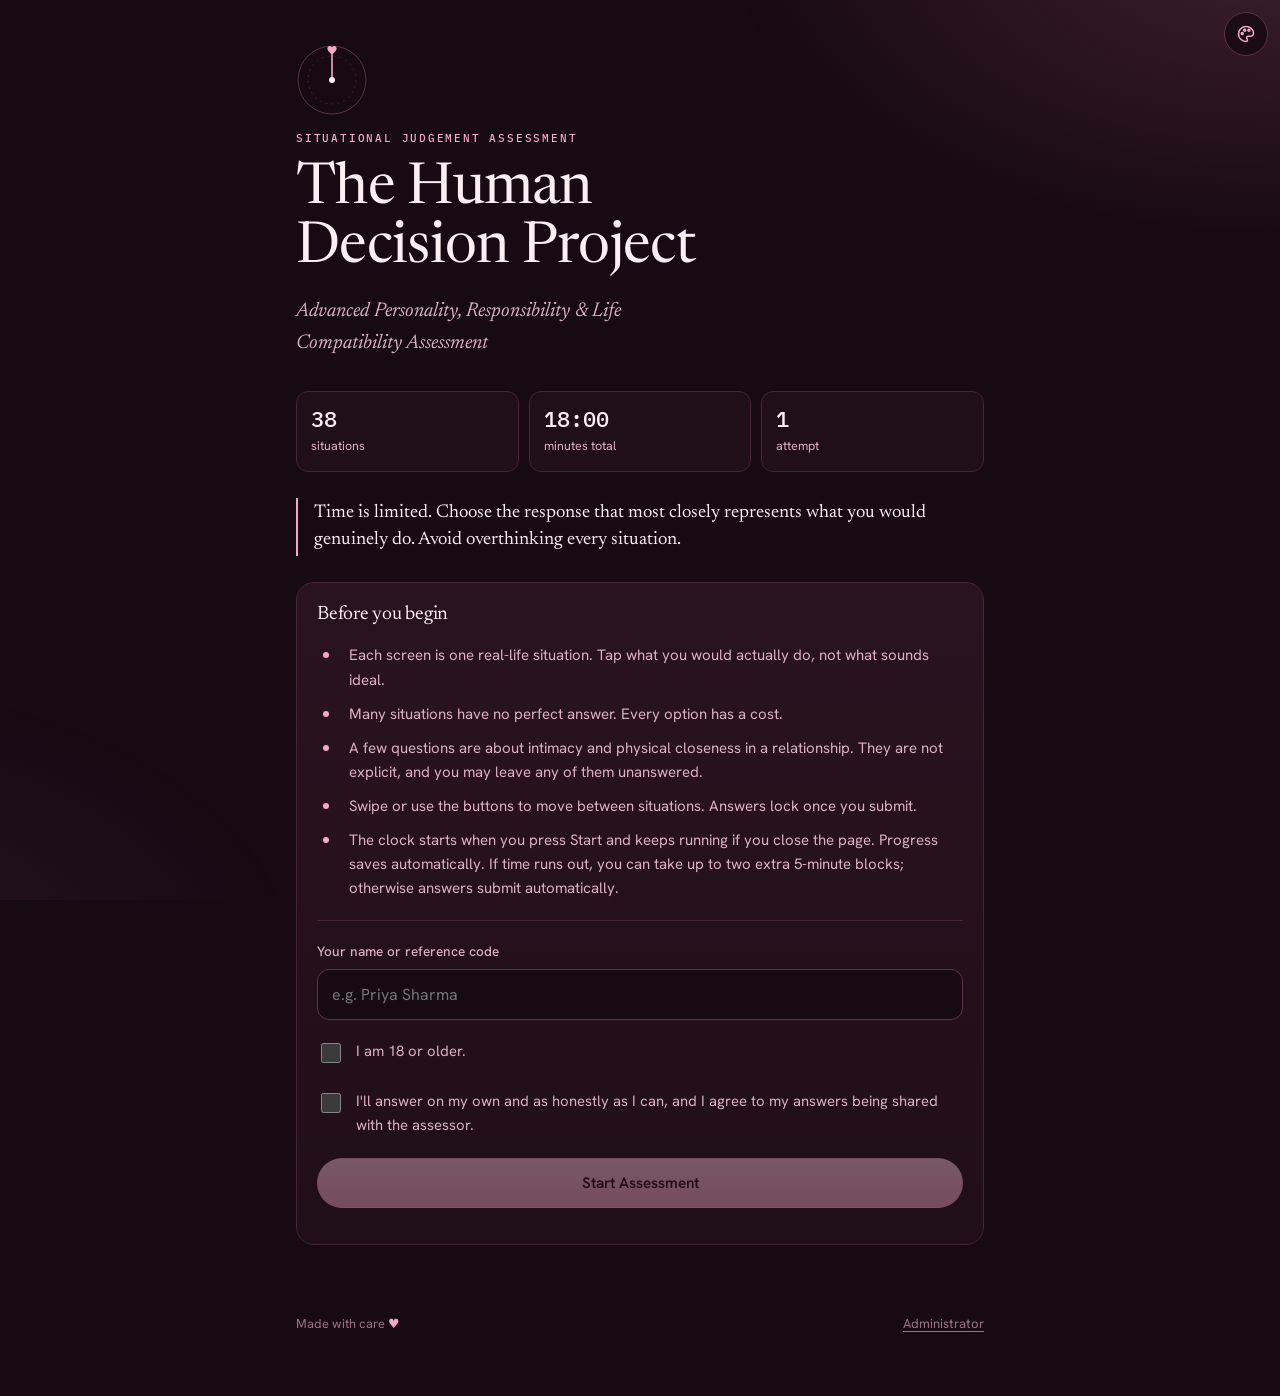
<file: classic/index.html>
<!doctype html>
<html lang="en">
<head>
<meta charset="utf-8">
<meta name="viewport" content="width=device-width,initial-scale=1,viewport-fit=cover">
<meta name="theme-color" content="#0A0F1F">
<title>The Human Decision Project</title>
<meta name="claude:viewport-fit-sides" content="cover">
<meta name="description" content="Advanced Personality, Responsibility & Life Compatibility Assessment">
<link rel="preconnect" href="https://fonts.googleapis.com">
<link rel="preconnect" href="https://fonts.gstatic.com" crossorigin>
<link rel="stylesheet" href="https://fonts.googleapis.com/css2?family=Newsreader:ital,opsz,wght@0,6..72,400;0,6..72,500;1,6..72,400&family=Hanken+Grotesk:wght@400;500;600;700&family=IBM+Plex+Mono:wght@400;500&display=swap">
<style>
:root{padding-top:env(safe-area-inset-top,0px);padding-bottom:env(safe-area-inset-bottom,0px)}[hidden]{display:none!important}img{max-width:100%}
/* Layout: one decision per screen; instrument bar on top (time ring, count, map), thumb-reach action bar at the bottom. Dark only, by design. */
:root{
  --bg:#090D1C; --bg-2:#0D1226; --surface:#121933; --surface-2:#18203F; --raise:#1D2649;
  --line:#232C50; --line-2:#323D6B;
  --fg:#ECEDF7; --muted:#A0A6CA; --faint:#6E759D;
  --accent:#BBA9F4; --accent-2:#9781EA; --accent-ink:#130E2A; --accent-wash:rgba(187,169,244,.13); --accent-glow:rgba(151,129,234,.35);
  --ok:#82D5B1; --warn:#F3C66F; --crit:#F28C8C;
  --f-display:"Newsreader",Georgia,"Times New Roman",serif;
  --f-body:"Hanken Grotesk",system-ui,-apple-system,"Segoe UI",Roboto,sans-serif;
  --f-mono:"IBM Plex Mono",ui-monospace,SFMono-Regular,Menlo,Consolas,monospace;
  --r:18px; --r-sm:12px;
  --gut-l:max(16px,env(safe-area-inset-left,0px)); --gut-r:max(16px,env(safe-area-inset-right,0px));
  --accent-hi:#C7B8F7; --bar:rgba(9,13,28,.82); --bar-0:rgba(9,13,28,0); --bar-1:rgba(9,13,28,.94); --scrim:rgba(4,6,14,.6);
  --glow-1:rgba(151,129,234,.16); --glow-2:rgba(84,104,210,.12); --shadow:0 18px 50px rgba(0,0,0,.5);
  color-scheme:dark;
}
/* Themes (data-skin on <html>) */
:root[data-skin="rose"]{--bg:#170A12;--bg-2:#200E18;--surface:#2A1320;--surface-2:#341927;--raise:#3D1F2F;--line:#47243A;--line-2:#5D3149;--fg:#FCEFF4;--muted:#DBB0C1;--faint:#9C7286;--accent:#F5A9C2;--accent-2:#E27CA1;--accent-hi:#FAC6D7;--accent-ink:#2A0A17;--accent-wash:rgba(245,169,194,.14);--accent-glow:rgba(226,124,161,.42);--bar:rgba(23,10,18,.84);--bar-0:rgba(23,10,18,0);--bar-1:rgba(23,10,18,.94);--scrim:rgba(12,4,9,.6);--glow-1:rgba(226,124,161,.2);--glow-2:rgba(170,90,200,.12);color-scheme:dark}
:root[data-skin="blush"]{--bg:#FFF5F7;--bg-2:#FFFFFF;--surface:#FFEFF3;--surface-2:#FFE4EB;--raise:#FFFFFF;--line:#F3D5DE;--line-2:#E8BBCA;--fg:#3B1E2B;--muted:#80596A;--faint:#A98696;--accent:#D4517B;--accent-2:#E57B9C;--accent-hi:#E06D92;--accent-ink:#FFFFFF;--accent-wash:rgba(212,81,123,.10);--accent-glow:rgba(212,81,123,.35);--ok:#2E8F65;--warn:#B07416;--crit:#C33F4C;--bar:rgba(255,245,247,.86);--bar-0:rgba(255,245,247,0);--bar-1:rgba(255,245,247,.95);--scrim:rgba(60,20,35,.28);--glow-1:rgba(240,150,180,.28);--glow-2:rgba(255,200,170,.25);--shadow:0 18px 50px rgba(120,40,70,.18);color-scheme:light}
:root[data-skin="lavender"]{--bg:#F6F3FF;--bg-2:#FFFFFF;--surface:#F0EBFF;--surface-2:#E7E0FE;--raise:#FFFFFF;--line:#DED5FA;--line-2:#C9BCF3;--fg:#241C40;--muted:#625A86;--faint:#8F87AF;--accent:#6D53D6;--accent-2:#8A74E5;--accent-hi:#8169E0;--accent-ink:#FFFFFF;--accent-wash:rgba(109,83,214,.10);--accent-glow:rgba(109,83,214,.32);--ok:#2E8F65;--warn:#B07416;--crit:#C33F4C;--bar:rgba(246,243,255,.86);--bar-0:rgba(246,243,255,0);--bar-1:rgba(246,243,255,.95);--scrim:rgba(30,20,60,.28);--glow-1:rgba(160,140,240,.3);--glow-2:rgba(140,200,255,.22);--shadow:0 18px 50px rgba(50,30,120,.16);color-scheme:light}
:root[data-skin="sunset"]{--bg:#160F14;--bg-2:#1E141A;--surface:#291A20;--surface-2:#332028;--raise:#3B2630;--line:#45303A;--line-2:#5B4050;--fg:#FFF2EA;--muted:#E0B9A6;--faint:#A08072;--accent:#FFB38A;--accent-2:#F48A7A;--accent-hi:#FFCBA9;--accent-ink:#2A1208;--accent-wash:rgba(255,179,138,.14);--accent-glow:rgba(244,138,122,.4);--bar:rgba(22,15,20,.84);--bar-0:rgba(22,15,20,0);--bar-1:rgba(22,15,20,.94);--scrim:rgba(10,5,8,.6);--glow-1:rgba(244,138,122,.2);--glow-2:rgba(200,100,170,.14);color-scheme:dark}
*{box-sizing:border-box;-webkit-tap-highlight-color:transparent}
html,body{min-height:100%}
body{margin:0;background:var(--bg);transition:background .4s,color .4s;color:var(--fg);font:16px/1.6 var(--f-body);-webkit-font-smoothing:antialiased;overscroll-behavior-y:none}
body::after{content:"";position:fixed;inset:0;pointer-events:none;z-index:-1;background:radial-gradient(900px 520px at 100% -8%,var(--glow-1),transparent 62%),radial-gradient(760px 480px at -12% 108%,var(--glow-2),transparent 60%)}
body::before{content:"";position:fixed;inset:0 0 auto;height:env(safe-area-inset-top,0px);z-index:30;background:var(--bg)}
button,input,textarea{font:inherit;color:inherit}
:focus-visible{outline:2px solid var(--accent);outline-offset:3px;border-radius:8px}
.wrap{max-width:720px;margin:0 auto;padding-left:var(--gut-l);padding-right:var(--gut-r);padding-block:24px 56px}
.wrap.wide{max-width:1000px}
h1,h2,h3{font-family:var(--f-display);font-weight:400;text-wrap:balance;margin:0;letter-spacing:-.012em}
h1{font-size:clamp(2.2rem,8.5vw,3.6rem);line-height:1.02}
h2{font-size:clamp(1.55rem,5.4vw,2.1rem);line-height:1.15}
h3{font-size:1.22rem;line-height:1.25}
p{margin:0}
.eyebrow{font:500 .7rem/1.2 var(--f-mono);text-transform:uppercase;letter-spacing:.16em;color:var(--accent)}
.muted{color:var(--muted)} .small{font-size:.86rem}
.mono{font-family:var(--f-mono);font-variant-numeric:tabular-nums}
.stack{display:flex;flex-direction:column;gap:16px}
.row{display:flex;gap:10px;flex-wrap:wrap;align-items:center}
.view{animation:rise .5s cubic-bezier(.2,.7,.2,1) both}
@keyframes rise{from{opacity:0;transform:translateY(10px)}to{opacity:1;transform:none}}

/* buttons */
.btn{appearance:none;border:1px solid var(--line-2);background:var(--surface);color:var(--fg);padding:12px 20px;border-radius:999px;font-weight:600;font-size:.95rem;cursor:pointer;transition:background .2s,border-color .2s,transform .12s,box-shadow .2s;display:inline-flex;align-items:center;justify-content:center;gap:8px;min-height:48px;touch-action:manipulation}
.btn:hover{border-color:var(--accent);background:var(--surface-2)}
.btn:active{transform:scale(.97)}
.btn.primary{background:linear-gradient(180deg,var(--accent-hi),var(--accent));border-color:transparent;color:var(--accent-ink);box-shadow:0 8px 24px -8px var(--accent-glow)}
.btn.primary:hover{filter:brightness(1.06)}
.btn.ghost{background:transparent;border-color:transparent;color:var(--muted)}
.btn.ghost:hover{color:var(--fg);background:var(--surface)}
.btn.danger{border-color:rgba(242,140,140,.5)}
.btn[disabled]{opacity:.4;cursor:not-allowed;box-shadow:none}
.btn.sm{padding:8px 14px;min-height:40px;font-size:.86rem}
.btn.icon{width:48px;padding:0;flex:none}
.btn.block{width:100%}
.linkish{background:none;border:0;color:var(--faint);text-decoration:underline;text-underline-offset:3px;cursor:pointer;padding:6px 0;font-size:.82rem}
.linkish:hover{color:var(--muted)}

/* intro */
.hero{display:flex;flex-direction:column;gap:16px;padding-block:20px 6px}
.orbit{width:72px;height:72px}
.orbit .hand{transform-origin:36px 36px;animation:sweep 14s linear infinite}
@keyframes sweep{to{transform:rotate(360deg)}}
.hero .tagline{font-family:var(--f-display);font-style:italic;font-size:clamp(1.08rem,3.6vw,1.25rem);color:var(--muted);max-width:30ch}
.facts{display:grid;grid-template-columns:repeat(3,1fr);gap:10px}
.facts div{background:var(--bg-2);border:1px solid var(--line);border-radius:var(--r-sm);padding:14px;min-width:0}
.facts b{display:block;font:500 1.4rem/1.15 var(--f-mono)}
.facts span{font-size:.78rem;color:var(--muted)}
.notice{border-left:2px solid var(--accent);padding:2px 0 2px 16px;font-family:var(--f-display);font-size:1.16rem;line-height:1.45}
.panel{background:linear-gradient(180deg,var(--surface),var(--bg-2));border:1px solid var(--line);border-radius:var(--r);padding:20px}
.rules{margin:0;padding:0;list-style:none;display:flex;flex-direction:column;gap:10px;color:var(--muted);font-size:.94rem}
.rules li{display:grid;grid-template-columns:22px 1fr;gap:10px}
.rules li::before{content:"";width:6px;height:6px;border-radius:50%;background:var(--accent);margin:9px 0 0 6px}
.field{display:flex;flex-direction:column;gap:6px}
.field label{font-size:.85rem;color:var(--muted);font-weight:500}
.input{background:var(--bg);border:1px solid var(--line-2);border-radius:var(--r-sm);padding:12px 14px;width:100%;min-height:50px;font-size:16px}
.input:focus{border-color:var(--accent);outline:none;box-shadow:0 0 0 4px var(--accent-wash)}
.check{display:flex;gap:12px;align-items:flex-start;font-size:.93rem;color:var(--muted);cursor:pointer;padding:4px 0}
.check input{margin-top:3px;accent-color:var(--accent);width:20px;height:20px;flex:none}
.hr{height:1px;background:var(--line);border:0;margin:4px 0}

/* test chrome */
.topbar{position:sticky;top:env(safe-area-inset-top,0px);z-index:20;background:var(--bar);backdrop-filter:blur(14px);-webkit-backdrop-filter:blur(14px);border-bottom:1px solid var(--line)}
.topbar-in{max-width:720px;margin:0 auto;padding-left:var(--gut-l);padding-right:var(--gut-r);padding-block:10px 10px;display:flex;align-items:center;gap:12px}
.ring{position:relative;width:52px;height:52px;flex:none}
.ring svg{transform:rotate(-90deg)}
.ring .bgc{stroke:var(--line)} .ring .fgc{stroke:var(--accent);transition:stroke-dashoffset .25s linear,stroke .3s}
.ring span{position:absolute;inset:0;display:grid;place-items:center;font:500 .74rem/1 var(--f-mono);font-variant-numeric:tabular-nums}
.ring.warn .fgc{stroke:var(--warn)} .ring.warn span{color:var(--warn)}
.ring.crit .fgc{stroke:var(--crit)} .ring.crit span{color:var(--crit)}
.count{flex:1;min-width:0;display:flex;flex-direction:column;gap:6px}
.count-top{display:flex;justify-content:space-between;gap:8px;font:500 .78rem/1 var(--f-mono);color:var(--muted)}
.count-top b{color:var(--fg);font-weight:500}
.segs{display:flex;gap:2px;height:5px}
.segs i{flex:1;border-radius:2px;background:var(--line);transition:background .25s}
.segs i.a{background:var(--accent-2)} .segs i.c{background:var(--fg)}
.stage{padding-bottom:calc(112px + env(safe-area-inset-bottom,0px))}
.q-card{transition:opacity .2s ease,transform .2s ease;touch-action:pan-y}
.q-card.out-l{opacity:0;transform:translateX(-18px)} .q-card.out-r{opacity:0;transform:translateX(18px)}
.q-card.in-l{opacity:0;transform:translateX(18px);transition:none} .q-card.in-r{opacity:0;transform:translateX(-18px);transition:none}
.q-num{font:500 .74rem/1 var(--f-mono);color:var(--accent);letter-spacing:.12em;display:flex;gap:10px;align-items:center;margin-bottom:14px}
.q-num .tag{color:var(--muted);border:1px solid var(--line-2);border-radius:999px;padding:3px 8px;letter-spacing:.06em}
.q-text{font-family:var(--f-display);font-size:clamp(1.32rem,5.2vw,1.72rem);line-height:1.36;margin-bottom:8px}
.q-ask{color:var(--muted);font-size:.9rem;margin-bottom:18px}
.opts{display:flex;flex-direction:column;gap:10px}
.opt{display:flex;gap:14px;align-items:center;text-align:left;width:100%;background:var(--bg-2);border:1px solid var(--line);border-radius:var(--r-sm);padding:14px 16px;cursor:pointer;transition:border-color .18s,background .18s,transform .12s,box-shadow .2s;line-height:1.45;min-height:60px;font-size:1rem;touch-action:manipulation}
.opt:hover{border-color:var(--line-2);background:var(--surface)}
.opt:active{transform:scale(.985)}
.opt .k{flex:none;width:30px;height:30px;border-radius:50%;border:1px solid var(--line-2);display:grid;place-items:center;font:500 .8rem/1 var(--f-mono);color:var(--muted);transition:all .2s}
.opt[aria-checked="true"]{border-color:var(--accent);background:var(--accent-wash);box-shadow:0 0 0 1px var(--accent) inset}
.opt[aria-checked="true"] .k{background:var(--accent);border-color:var(--accent);color:var(--accent-ink);font-size:0}
.opt[aria-checked="true"] .k::after{content:"";width:9px;height:5px;border-left:2px solid var(--accent-ink);border-bottom:2px solid var(--accent-ink);transform:rotate(-45deg) translate(1px,-1px)}
.hint{margin-top:18px;font-size:.8rem;color:var(--faint);text-align:center}
.actionbar{position:fixed;left:0;right:0;bottom:0;z-index:20;background:linear-gradient(180deg,var(--bar-0),var(--bar-1) 28%);padding-top:22px}
.actionbar-in{max-width:720px;margin:0 auto;padding-left:var(--gut-l);padding-right:var(--gut-r);padding-bottom:calc(14px + env(safe-area-inset-bottom,0px));display:flex;gap:10px}
.actionbar .btn.primary{flex:1}

/* sheet */
.scrim{position:fixed;inset:0;z-index:40;background:var(--scrim);backdrop-filter:blur(3px);animation:fade .2s ease both}
@keyframes fade{from{opacity:0}}
.sheet{position:fixed;left:0;right:0;bottom:0;z-index:41;background:var(--surface);border-top:1px solid var(--line-2);border-radius:22px 22px 0 0;max-height:82vh;overflow:auto;animation:up .28s cubic-bezier(.2,.8,.2,1) both}
@keyframes up{from{transform:translateY(40px);opacity:0}}
.sheet-in{max-width:720px;margin:0 auto;padding-left:var(--gut-l);padding-right:var(--gut-r);padding-top:10px;padding-bottom:calc(20px + env(safe-area-inset-bottom,0px));display:flex;flex-direction:column;gap:16px}
.grab{width:42px;height:4px;border-radius:4px;background:var(--line-2);margin:0 auto 4px}
.qgrid{display:grid;grid-template-columns:repeat(auto-fill,minmax(44px,1fr));gap:8px}
.qgrid button{height:44px;border:1px solid var(--line);background:transparent;border-radius:10px;font:500 .82rem/1 var(--f-mono);color:var(--muted);cursor:pointer;padding:0}
.qgrid button.ans{background:var(--surface-2);color:var(--fg);border-color:var(--line-2)}
.qgrid button.cur{border-color:var(--accent);color:var(--accent);box-shadow:0 0 0 1px var(--accent) inset}
.legend{display:flex;gap:16px;font-size:.8rem;color:var(--muted);flex-wrap:wrap}
.legend i{display:inline-block;width:12px;height:12px;border-radius:4px;border:1px solid var(--line-2);vertical-align:-2px;margin-right:6px}
.legend i.a{background:var(--surface-2)}

/* toast */
.toast{position:fixed;left:50%;transform:translateX(-50%);top:calc(env(safe-area-inset-top,0px) + 82px);z-index:50;width:min(520px,calc(100% - 32px));background:var(--raise);border:1px solid var(--line-2);border-left:3px solid var(--warn);border-radius:var(--r-sm);padding:12px 16px;box-shadow:var(--shadow);display:flex;gap:12px;align-items:flex-start;animation:drop .35s ease both}
.toast.crit{border-left-color:var(--crit)}
.toast b{font-family:var(--f-mono);font-weight:500}
@keyframes drop{from{opacity:0;transform:translate(-50%,-10px)}to{opacity:1;transform:translate(-50%,0)}}

/* review & done */
.chip{display:inline-flex;align-items:center;gap:6px;padding:4px 10px;border-radius:999px;font:500 .76rem/1.4 var(--f-mono);border:1px solid var(--line-2);color:var(--muted);white-space:nowrap}
.chip.ok{color:var(--ok);border-color:rgba(130,213,177,.4)} .chip.warn{color:var(--warn);border-color:rgba(243,198,111,.4)} .chip.crit{color:var(--crit);border-color:rgba(242,140,140,.4)} .chip.acc{color:var(--accent);border-color:rgba(187,169,244,.4)}
.confirm{border:1px solid rgba(243,198,111,.45);background:rgba(243,198,111,.06);border-radius:var(--r);padding:18px}
.done-mark{width:76px;height:76px}
.done-mark circle{stroke:var(--accent);stroke-dasharray:226;stroke-dashoffset:226;animation:draw .8s .1s ease forwards}
.done-mark path{stroke:var(--accent);stroke-dasharray:40;stroke-dashoffset:40;animation:draw .4s .75s ease forwards}
@keyframes draw{to{stroke-dashoffset:0}}
.id-row{display:flex;align-items:center;gap:10px;justify-content:space-between;flex-wrap:wrap}
.id-block{font:500 clamp(1.05rem,4.6vw,1.5rem)/1.2 var(--f-mono);letter-spacing:.04em;word-break:break-all;color:var(--accent)}
.stats{display:grid;grid-template-columns:repeat(4,1fr);gap:10px}
.stats div{background:var(--bg-2);border:1px solid var(--line);border-radius:var(--r-sm);padding:12px 14px;min-width:0}
.stats b{display:block;font:500 1.08rem/1.3 var(--f-mono)}
.stats span{font-size:.76rem;color:var(--muted)}
.sendline{display:flex;gap:10px;align-items:center;font-size:.92rem;flex-wrap:wrap}
.dot{width:9px;height:9px;border-radius:50%;background:var(--faint);flex:none}
.dot.ok{background:var(--ok)} .dot.warn{background:var(--warn);animation:pulse 1.2s ease-in-out infinite} .dot.crit{background:var(--crit)}
@keyframes pulse{50%{opacity:.3}}
textarea.input{min-height:150px;font:400 .78rem/1.5 var(--f-mono);resize:vertical}
details summary{cursor:pointer;color:var(--muted);font-size:.9rem;padding:6px 0}
.foot{margin-top:36px;font-size:.8rem;color:var(--faint);display:flex;justify-content:space-between;gap:12px;flex-wrap:wrap;align-items:center}

/* admin */
.toolbar{display:flex;gap:10px;flex-wrap:wrap;align-items:center}
.toolbar .input{flex:1;min-width:180px}
.subs{display:flex;flex-direction:column;gap:10px}
.subrow{display:grid;grid-template-columns:44px minmax(0,1fr) auto;gap:14px;align-items:center;text-align:left;width:100%;background:var(--bg-2);border:1px solid var(--line);border-radius:var(--r-sm);padding:14px 16px;cursor:pointer;transition:border-color .18s,background .18s}
.subrow:hover{border-color:var(--line-2);background:var(--surface)}
.av{width:44px;height:44px;border-radius:50%;display:grid;place-items:center;background:var(--accent-wash);color:var(--accent);font:500 1.05rem/1 var(--f-display)}
.subrow .nm{font-weight:600;overflow:hidden;text-overflow:ellipsis;white-space:nowrap}
.subrow .meta{font:400 .76rem/1.5 var(--f-mono);color:var(--muted);overflow-wrap:anywhere}
.subrow .chips{display:flex;gap:6px;flex-wrap:wrap;justify-content:flex-end}
.empty{border:1px dashed var(--line-2);border-radius:var(--r);padding:28px 20px;text-align:center;color:var(--muted)}
.rep-sec{display:flex;flex-direction:column;gap:14px;padding-block:22px;border-top:1px solid var(--line)}
.rep-sec:first-of-type{border-top:0}
.dims{display:flex;flex-direction:column;gap:14px}
.dim{display:grid;grid-template-columns:minmax(0,200px) 1fr 46px;gap:14px;align-items:center}
.dim .nm{font-weight:600;font-size:.92rem}
.dim .val{font:500 .9rem/1 var(--f-mono);text-align:right}
.meter{position:relative;height:10px;background:var(--bg);border:1px solid var(--line);border-radius:6px;overflow:hidden}
.meter span{position:absolute;inset:0 auto 0 0;border-radius:6px}
.meter::after{content:"";position:absolute;left:50%;top:-2px;bottom:-2px;width:1px;background:var(--line-2)}
.obs{grid-column:1/-1;color:var(--muted);font-size:.9rem;margin-top:-6px}
.tbl-wrap{overflow-x:auto;border:1px solid var(--line);border-radius:var(--r-sm)}
table{border-collapse:collapse;width:100%;font-size:.88rem;min-width:520px}
th,td{text-align:left;padding:10px 12px;border-bottom:1px solid var(--line);vertical-align:top}
th{font:500 .7rem/1.2 var(--f-mono);text-transform:uppercase;letter-spacing:.1em;color:var(--muted);background:var(--bg-2)}
tr:last-child td{border-bottom:0}
.two{display:grid;grid-template-columns:1fr 1fr;gap:14px}
.card{background:var(--surface);border:1px solid var(--line);border-radius:var(--r);padding:18px;min-width:0}
.card ul,.rep-sec ul{margin:8px 0 0;padding-left:18px;display:flex;flex-direction:column;gap:6px}
.pat{display:grid;grid-template-columns:minmax(0,180px) 1fr 30px;gap:12px;align-items:center;font-size:.9rem}
.pat .meter::after{display:none}
.disclaimer{font-size:.85rem;color:var(--muted);border:1px dashed var(--line-2);border-radius:var(--r-sm);padding:12px 14px}

/* theme picker */
.skin-btn{position:fixed;z-index:25;top:calc(env(safe-area-inset-top,0px) + 12px);right:max(12px,env(safe-area-inset-right,0px));width:44px;height:44px;border-radius:50%;border:1px solid var(--line-2);background:var(--bar);backdrop-filter:blur(10px);-webkit-backdrop-filter:blur(10px);display:grid;place-items:center;cursor:pointer;color:var(--accent)}
.skins{display:grid;grid-template-columns:repeat(auto-fill,minmax(140px,1fr));gap:10px}
.skin{border:1px solid var(--line);border-radius:var(--r-sm);padding:12px;background:var(--bg-2);cursor:pointer;text-align:left;display:flex;flex-direction:column;gap:10px;color:var(--fg)}
.skin[aria-pressed="true"]{border-color:var(--accent);box-shadow:0 0 0 1px var(--accent) inset}
.skin .sw{display:flex;height:34px;border-radius:8px;overflow:hidden}
.skin .sw i{flex:1}
.skin b{font-weight:600;font-size:.92rem}
.skin span{font-size:.76rem;color:var(--muted);margin-top:-8px}
#v-admin .wrap>.row:first-child,#v-review .wrap>.row:first-child{padding-right:52px}
.heart{display:inline-block;color:var(--accent)}
@keyframes beat{0%,100%{transform:scale(1)}14%{transform:scale(1.18)}28%{transform:scale(1)}42%{transform:scale(1.12)}}
.heart.beat{animation:beat 2.4s ease-in-out infinite}
.petals{position:fixed;inset:0;pointer-events:none;z-index:-1;overflow:hidden}
.petals i{position:absolute;bottom:-30px;width:10px;height:10px;opacity:.0;color:var(--accent);animation:float linear infinite}
.petals i::before{content:"\2665";font-size:inherit}
@keyframes float{0%{transform:translateY(0) rotate(0);opacity:0}10%{opacity:.35}90%{opacity:.25}100%{transform:translateY(-110vh) rotate(40deg);opacity:0}}
@media (max-width:620px){
  .stats{grid-template-columns:1fr 1fr}
  .two{grid-template-columns:1fr}
  .dim{grid-template-columns:1fr 46px}.dim .meter{grid-column:1/-1;grid-row:2}
  .pat{grid-template-columns:minmax(0,1fr) 30px}.pat .meter{grid-column:1/-1;grid-row:2}
  .subrow{grid-template-columns:40px minmax(0,1fr)}.subrow .chips{grid-column:2;justify-content:flex-start}
  .av{width:40px;height:40px}
  .facts b{font-size:1.2rem}
}
@media (min-width:900px){ .q-text{font-size:1.8rem} }
@media (prefers-reduced-motion:reduce){*,*::before,*::after{animation:none!important;transition:none!important}}
</style>
</head>
<body>

<div id="app">

<!-- INTRO -->
<section id="v-intro" class="view" hidden>
  <div class="wrap stack" style="gap:26px">
    <div class="hero">
      <svg class="orbit" viewBox="0 0 72 72" aria-hidden="true"><circle cx="36" cy="36" r="34" fill="none" stroke="var(--line-2)"/><circle cx="36" cy="36" r="24" fill="none" stroke="var(--line)" stroke-dasharray="2 4"/><g class="hand"><path d="M36 36V6" stroke="var(--accent)" stroke-width="1.6" stroke-linecap="round"/><path d="M36 10.5c-.4-.4-4.6-3.6-4.6-6.1 0-1.4 1.1-2.4 2.3-2.4.9 0 1.7.5 2.3 1.3.6-.8 1.4-1.3 2.3-1.3 1.2 0 2.3 1 2.3 2.4 0 2.5-4.2 5.7-4.6 6.1z" fill="var(--accent)"/></g><circle cx="36" cy="36" r="3" fill="var(--fg)"/></svg>
      <p class="eyebrow">Situational judgement assessment</p>
      <h1>The Human Decision Project</h1>
      <p class="tagline">Advanced Personality, Responsibility &amp; Life Compatibility Assessment</p>
    </div>
    <div class="facts">
      <div><b id="f-n">38</b><span>situations</span></div>
      <div><b id="f-t">18:00</b><span>minutes total</span></div>
      <div><b>1</b><span>attempt</span></div>
    </div>
    <p class="notice">Time is limited. Choose the response that most closely represents what you would genuinely do. Avoid overthinking every situation.</p>
    <div class="panel stack">
      <h3>Before you begin</h3>
      <ul class="rules">
        <li>Each screen is one real-life situation. Tap what you would actually do, not what sounds ideal.</li>
        <li>Many situations have no perfect answer. Every option has a cost.</li>
        <li>A few questions are about intimacy and physical closeness in a relationship. They are not explicit, and you may leave any of them unanswered.</li>
        <li>Swipe or use the buttons to move between situations. Answers lock once you submit.</li>
        <li>The clock starts when you press Start and keeps running if you close the page. Progress saves automatically. If time runs out, you can take up to two extra 5-minute blocks; otherwise answers submit automatically.</li>
      </ul>
      <hr class="hr">
      <div class="field"><label for="inp-name">Your name or reference code</label><input id="inp-name" class="input" autocomplete="off" maxlength="80" placeholder="e.g. Priya Sharma"></div>
      <label class="check" for="inp-adult"><input type="checkbox" id="inp-adult"> I am 18 or older.</label>
      <label class="check" for="inp-consent"><input type="checkbox" id="inp-consent"> I'll answer on my own and as honestly as I can, and I agree to my answers being shared with the assessor.</label>
      <button id="btn-start" class="btn primary block" disabled>Start Assessment</button>
      <p id="intro-hint" class="muted small" style="text-align:center"></p>
    </div>
    <div class="foot"><span>Made with care <span class="heart beat">&#9829;</span></span><button class="linkish" data-go-admin>Administrator</button></div>
  </div>
</section>

<!-- TEST -->
<section id="v-test" hidden>
  <div class="topbar"><div class="topbar-in">
    <div id="ring" class="ring" role="timer" aria-label="Time remaining"><svg width="52" height="52" viewBox="0 0 52 52"><circle class="bgc" cx="26" cy="26" r="22" fill="none" stroke-width="3"/><circle id="ring-fg" class="fgc" cx="26" cy="26" r="22" fill="none" stroke-width="3" stroke-linecap="round" stroke-dasharray="138.23" stroke-dashoffset="0"/></svg><span id="clock-t">18:00</span></div>
    <div class="count">
      <div class="count-top"><span><b id="c-cur">1</b> / <span id="c-tot">38</span></span><span id="c-left">38 unanswered</span></div>
      <div id="segs" class="segs" aria-hidden="true"></div>
    </div>
    <button id="btn-map" class="btn icon sm" aria-label="All situations" title="All situations"><svg width="18" height="18" viewBox="0 0 18 18" fill="currentColor" aria-hidden="true"><rect x="1" y="1" width="6" height="6" rx="1.5"/><rect x="11" y="1" width="6" height="6" rx="1.5"/><rect x="1" y="11" width="6" height="6" rx="1.5"/><rect x="11" y="11" width="6" height="6" rx="1.5"/></svg></button>
  </div></div>
  <div class="wrap stage">
    <div id="qcard" class="q-card">
      <div class="q-num"><span id="q-num">SITUATION 01</span><span id="q-tag" class="tag" hidden>Optional</span></div>
      <p id="q-text" class="q-text"></p>
      <p id="q-ask" class="q-ask">What would you actually do?</p>
      <div id="q-opts" class="opts" role="radiogroup" aria-labelledby="q-text"></div>
      <p class="hint">Tap an answer to continue · swipe to move</p>
    </div>
  </div>
  <div class="actionbar"><div class="actionbar-in">
    <button id="btn-prev" class="btn icon" aria-label="Previous situation">←</button>
    <button id="btn-next" class="btn primary">Next →</button>
  </div></div>
</section>

<!-- REVIEW -->
<section id="v-review" class="view" hidden>
  <div class="wrap stack" style="gap:20px">
    <div class="row" style="justify-content:space-between"><p class="eyebrow">Review</p><span id="rv-clock" class="chip mono"></span></div>
    <h2>Ready to submit?</h2>
    <p id="rv-summary" class="muted"></p>
    <div id="rv-unans" class="stack" style="gap:10px"></div>
    <div class="row">
      <button id="rv-back" class="btn">← Back</button>
      <button id="rv-submit" class="btn primary" style="flex:1">Submit final responses</button>
    </div>
    <div id="rv-confirm" class="confirm stack" hidden>
      <p><b>Submit now?</b> Your answers will be locked and cannot be changed.</p>
      <div class="row"><button id="rv-cancel" class="btn">Keep working</button><button id="rv-yes" class="btn primary" style="flex:1">Yes, submit</button></div>
    </div>
  </div>
</section>

<!-- DONE -->
<section id="v-done" class="view" hidden>
  <div class="wrap stack" style="gap:22px">
    <svg class="done-mark" viewBox="0 0 76 76" aria-hidden="true"><circle cx="38" cy="38" r="36" fill="none" stroke-width="2"/><path d="M24 39l9 9 19-20" fill="none" stroke-width="2.4" stroke-linecap="round" stroke-linejoin="round"/></svg>
    <p class="eyebrow" id="done-eyebrow">Submitted</p>
    <h2>Thank you. Your responses are recorded.</h2>
    <p class="muted">Participants don't receive a result. The assessor reviews your responses separately.</p>
    <div id="sendline" class="sendline" hidden><span id="send-dot" class="dot"></span><span id="send-text"></span><button id="send-retry" class="btn sm" hidden>Try again</button></div>
    <div class="panel stack" style="gap:8px">
      <span class="muted small">Assessment ID</span>
      <div class="id-row"><div id="done-id" class="id-block"></div><button id="btn-copy-id" class="btn sm">Copy</button></div>
    </div>
    <div class="stats">
      <div><b id="ds-ans"></b><span>answered</span></div>
      <div><b id="ds-un"></b><span>unanswered</span></div>
      <div><b id="ds-time"></b><span>time taken</span></div>
      <div><b id="ds-at"></b><span>completed</span></div>
    </div>
    <details id="keep-d"><summary>Keep a copy of your responses</summary>
      <div class="stack" style="gap:10px;margin-top:10px">
        <div class="row"><button id="btn-dl-json" class="btn sm">Download response file</button><button id="btn-dl-rep" class="btn sm">Download readable report</button><button id="btn-copy" class="btn sm ghost">Copy data</button></div>
        <p id="dl-msg" class="muted small" aria-live="polite"></p>
        <textarea id="raw-json" class="input" readonly aria-label="Response data"></textarea>
      </div>
    </details>
    <div class="foot"><span>Responses are locked.</span><button id="btn-new" class="linkish">Start a new assessment on this device</button></div>
    <div id="new-confirm" class="confirm stack" hidden>
      <p>This starts a fresh assessment with a new ID. The current submission stays saved on this device.</p>
      <div class="row"><button id="new-cancel" class="btn">Cancel</button><button id="new-yes" class="btn danger">Start new assessment</button></div>
    </div>
  </div>
</section>

<!-- ADMIN -->
<section id="v-admin" class="view" hidden>
  <div class="wrap wide stack" style="gap:20px">
    <div class="row" style="justify-content:space-between"><p class="eyebrow">Administrator</p><button id="adm-exit" class="btn ghost sm">Exit</button></div>
    <div id="adm-gate" class="panel stack" style="max-width:460px">
      <h3>Administrator passcode</h3>
      <p class="muted small">The analysis is for the assessor only. Participants never see it.</p>
      <div class="field"><label for="adm-code">Passcode</label><input id="adm-code" type="password" class="input" autocomplete="current-password"></div>
      <button id="adm-unlock" class="btn primary">Unlock</button>
      <p id="adm-err" class="small" style="color:var(--crit)" aria-live="polite"></p>
    </div>

    <div id="adm-list" class="stack" hidden>
      <div class="row" style="justify-content:space-between;align-items:flex-end">
        <div><h2>Submissions</h2><p id="adm-count" class="muted small"></p></div>
        <div id="adm-cloud" class="sendline small"></div>
      </div>
      <div class="toolbar">
        <input id="adm-q" class="input" type="search" placeholder="Search name or ID" aria-label="Search submissions">
        <button id="adm-refresh" class="btn sm">Refresh</button>
        <label class="btn sm" for="adm-file" style="cursor:pointer">Add file</label>
        <input id="adm-file" type="file" accept=".json,application/json" multiple hidden>
      </div>
      <div id="adm-subs" class="subs"></div>
      <details><summary>Paste response data instead</summary>
        <div class="stack" style="gap:10px;margin-top:10px"><textarea id="adm-paste" class="input" placeholder='{"schema":"human-decision-project/2", …}'></textarea><button id="adm-parse" class="btn sm" style="align-self:flex-start">Add pasted data</button></div>
      </details>
      <p id="adm-load-err" class="small" style="color:var(--crit)" aria-live="polite"></p>
    </div>

    <div id="adm-report" hidden></div>
  </div>
</section>
</div>

<div class="petals" aria-hidden="true" id="petals"></div>
<button id="skin-btn" class="skin-btn" aria-label="Change theme" title="Change theme"><svg width="20" height="20" viewBox="0 0 24 24" fill="none" stroke="currentColor" stroke-width="1.8" stroke-linecap="round" aria-hidden="true"><path d="M12 3a9 9 0 1 0 0 18c1.1 0 1.8-.9 1.8-1.9 0-.5-.2-.9-.5-1.3-.3-.3-.5-.8-.5-1.3 0-1 .8-1.8 1.8-1.8H17a4 4 0 0 0 4-4C21 6.6 17 3 12 3z"/><circle cx="7.5" cy="11.5" r="1.2" fill="currentColor"/><circle cx="10.5" cy="7.5" r="1.2" fill="currentColor"/><circle cx="15.5" cy="7.5" r="1.2" fill="currentColor"/></svg></button>
<div id="sheet-root"></div>
<div id="toast-root" aria-live="assertive"></div>

<script>
(function(){
"use strict";
/* ================= CONFIG =================
   FIREBASE_DB: Firebase Realtime Database URL. Submissions are encrypted on the participant's
   device with ADMIN_PUBKEY before upload; only the admin passcode can open ADMIN_VAULT
   (the matching private key) and read them. */
const FIREBASE_DB = "https://imucet-32224-default-rtdb.firebaseio.com";
const DB_PATH = "hdp/submissions";
const ADMIN_PUBKEY = "[base64]/Bxie1tamdN9dBSgpDos88gsITZvPnUDdt4lWA1Vstzv6T//oJowUCGhVAcDcOQuD/xTmAgXyueJ9pu0V+YpPDVww+cjR0IbdVLu6NSur6unwcRx6CiKRjuwv2ceqS93NHnhyYa4KgeME8GsThIXdUlVfWvbjrHthPpt+qCFgzdu1u2BaGGCf/cgSARsJZzIzx/sxpaGoowz3niay/DlJZPpePJbjjD5H2VwlCyHJ0sJtbRiLCSWyGib4CBwdh2kSfiNjPotpAbM4xPAlNdVT9BzqT1upHmVx88V9UqOM6O/nEb0TTpk23IEVCgAt+AmVgH9oEwzAgMBAAE=";
const ADMIN_VAULT = {"salt":"G6/UKlZW9qqj6cYgHglnIw==","iv":"+reZn2xFxbhmOlCl","iter":600000,"ct":"A4CUC0UTwkwLAzOxMq9HUDYDsnYWRZd13u2+7UHie8Zl5GM7L2Pi1PeTV2Rn54ekvOf/RAqBjttVTFizYJjZ7kC70lIianNvy1dE9XXSJcXAzG5W3MBcHPA5A03VfCxHPbjXR6QxXCIFdW0EsgBo/2eLYwBufMi6Yv73tePuPAb2QqAGcaHCvRe/fOLxaWubIMCRUgpJO5Mw33Kzs8mni/V1Uf2DlZqQWMwnDaz5jsPgTgo8vWQ55xtoZrpRi85zJvh64oiyrMh3fpC30XTEpr+KzX5VKUCJ8v3K6Jc75KXqiWLyrUoL7axOxMFrIO/CJ30Rkh/RcHIQ4SolNjgHMMqKuw3+U/dyIO7jK1osAqA5Pkztbb7BKv4lpEQIiIvcEXEamlqmbk2Mpve5b9aTogBOvzRj4lS3PnG/HGfu+R26YWXrNCdge64XP4jy60DUOsOwXHeM9h9OERBnKE8vb/cWT+bKFoMSKWVp/byAGaSgixMF4n5iRkss6uer8ZGXqTBA6BPTI/kpNS7Q3YuPjht2sv4PPb3G/d1W7pnkbEUH3JM2afOMabpNArOZ6PuZqe0ZuZIrL9Kt4BaZFjGT97NbhvY3qzdkQRys7OoW6QhuRIN1fUCZEGEx/ZsN0GVyk0z7SwqtKwWS3boCHcCA84uMXsVBP4vwKHXfq5GHkEd4XupDWsWlIwyWV+M3TjaAFlE+SdjgK4EijqbH9y3NE4rGjdTqZwb4EMx+ZHGrWPW4cpKeKiMGHojtNyVBUd/Jx/[base64]/jG0CHJUfssXm7K0abzV6UpD9dpqHGTSe09qyWJv6opIOTH3rmUPVrbVat0PPtzh1wsx0E7cNIgx62Ioyx4vNGG+cNo6Bu9s22jz/O6aPttmoSzBUKtL+Aas7lwjkol2OjK3r9tBtYE4xHTe5J2dqPDGwnRHEHnXD2BjDYNaldRpOYaU5arTZdFkQ8KYavz3OU0Mz0q0iO1NUfHOlMr/jXQufv+MmFGT6iAgPSS21xhRAp0p8lzb3XohQSXZAt9vom/tgOAujPxAkexLg/Xw0WTy3WESQ3SzOeInoBdjfbk4xubBDUdQ221EDxYk+YvEHFa/pdWX0NSN4A8SQGB4bjPfvXtmWPEsn4FrrFyp/q7sljrkpqa3WaqsVg1aWwEkY7dYiRwjJMKgLlrTStoOIuPqdgg2gLFIYp1vU5XAjm4kDfPdqHIRMIEe5GU/K2ED9IW+rnI3k/[base64]/[base64]/I36rmPW9npvbqkrsPRiP0MyQFGFK+C8mUiaP93LVrfFC6qYr+UWDI/w5yhu9OJD9IEN2QEUQlnE7LYz5Ets6tm+mtotnG11G9/XjoY09hIyng87UXRYvuF3Etxf4DbIJt38jA8aBBs5WQ0IW4YD6kv4Fw/eoXYR2s1j7ftlQSxiZQYV7TRjz6HFU+qalOuKaRsOkX4/xI3Ynu4v9/LxRVbKt46tun+K64eT+iG32jKZi+jew+KPlaYHmxp7LSYq9ezZyIc="};
const SUBMIT_URL = FIREBASE_DB; // cloud on/off switch used below
const TIME_LIMIT = 18*60;
const EXTRA_BLOCK = 5*60;   // extra time offered when the clock runs out
const EXTRA_MAX = 2;        // how many extra blocks may be taken
const EXTRA_DECIDE = 60;    // seconds to choose before auto-submit
/* ========================================== */

const QUESTIONS = [{"id":"F1","text":"Your salary has just come in. After rent you have ₹40,000 left. A close friend asks to borrow ₹25,000 for a hospital bill and says he will repay in three months. Your own course fee of ₹30,000 is due in four months.","opts":[{"id":"F1-a","text":"Lend him the full amount. The course can wait if it has to."},{"id":"F1-b","text":"Lend ₹10,000 and help him find other sources for the rest."},{"id":"F1-c","text":"Lend the full amount, but agree on a written repayment schedule first."},{"id":"F1-d","text":"Tell him you can't lend right now, without going into detail."},{"id":"F1-e","text":"Offer to pay part of the bill directly to the hospital instead of giving cash."},{"id":"F1-f","text":"Lend it, and plan to borrow from your family if your course fee falls short."}]},{"id":"E1","text":"Your partner snaps at you after a long day over something small. You did nothing wrong.","opts":[{"id":"E1-a","text":"Give them space and talk about it later, once they are calm."},{"id":"E1-b","text":"Ask right away what is actually bothering them."},{"id":"E1-c","text":"Tell them it isn't fair to take it out on you."},{"id":"E1-d","text":"Snap back. You've had a long day too."},{"id":"E1-e","text":"Apologise even though it wasn't your fault, to keep the peace."},{"id":"E1-f","text":"Make them tea, say nothing about it, and let it pass."}]},{"id":"P1","text":"Driving on a highway at night, you see the car ahead hit a two-wheeler and drive away. The rider is lying on the road, conscious, with a bleeding leg.","opts":[{"id":"P1-a","text":"Park safely with hazard lights on, call 112, then go to the rider."},{"id":"P1-b","text":"Chase the car to get its number plate."},{"id":"P1-c","text":"Drag the rider off the road immediately."},{"id":"P1-d","text":"Call 112 from your car and wait there until help arrives."},{"id":"P1-e","text":"Stop and record a video of the scene for evidence, then help."},{"id":"P1-f","text":"Wave down other vehicles so you can help together."}]},{"id":"I1","text":"Your parents want you to spend two years in government-exam coaching. You want to try building your own business.","opts":[{"id":"I1-a","text":"Follow their plan. They have sacrificed a lot for you."},{"id":"I1-b","text":"Start the business with a fixed deadline. If it fails, do the coaching."},{"id":"I1-c","text":"Do both part-time."},{"id":"I1-d","text":"Go ahead with the business. It's your life."},{"id":"I1-e","text":"Show them a written plan and ask for one year."},{"id":"I1-f","text":"Put off the decision and keep things as they are."}]},{"id":"A1","text":"You are offered a promotion with 40% more pay, but it means moving to another city for two years. Your parents are ageing and live alone near you.","opts":[{"id":"A1-a","text":"Accept. Arrange care for them and visit every month."},{"id":"A1-b","text":"Decline. Family comes first at this stage."},{"id":"A1-c","text":"Try to negotiate a later move or partly remote work."},{"id":"A1-d","text":"Accept and move your parents with you."},{"id":"A1-e","text":"Ask your siblings to take over their care."},{"id":"A1-f","text":"Ask for more time and hope the situation changes."}]},{"id":"C1","text":"You promised to help a friend move house on Sunday. On Saturday night you are offered one day of paid work on Sunday, worth ₹8,000.","opts":[{"id":"C1-a","text":"Keep your promise to your friend."},{"id":"C1-b","text":"Take the work, explain honestly, and offer to pay for movers."},{"id":"C1-c","text":"Help in the morning and try to do the work in the afternoon."},{"id":"C1-d","text":"Take the work and tell your friend something came up."},{"id":"C1-e","text":"Ask your friend whether they would mind before deciding."},{"id":"C1-f","text":"Find someone else to help in your place."}]},{"id":"R1","text":"A plumber quotes ₹6,000 to fix a leak. You have watched a few videos and think you could do it yourself with a ₹600 part.","opts":[{"id":"R1-a","text":"Try it yourself and call the plumber if it goes wrong."},{"id":"R1-b","text":"Get a second quote first."},{"id":"R1-c","text":"Pay the plumber. It isn't worth the risk."},{"id":"R1-d","text":"Ask the plumber to break down the quote, then negotiate."},{"id":"R1-e","text":"Ask a handy friend to help you do it."}]},{"id":"F2","text":"You receive an unexpected bonus of ₹1,50,000. You owe ₹60,000 on a credit card at 36% yearly interest. Your parents have hinted that the house needs repairs, and you have wanted a better laptop for work.","opts":[{"id":"F2-a","text":"Clear the credit card in full first, then decide about the rest."},{"id":"F2-b","text":"Give most of it to your parents for repairs and keep paying the card monthly."},{"id":"F2-c","text":"Buy the laptop first. Better tools will raise your income."},{"id":"F2-d","text":"Split it roughly three ways between the card, parents and laptop."},{"id":"F2-e","text":"Invest most of it and keep paying the card's minimum due."},{"id":"F2-f","text":"Leave it untouched in savings for a few months while you think it over."}]},{"id":"X1","text":"In a long-term relationship, how important is a regular physical relationship to you?","opts":[{"id":"X1-a","text":"Essential. It is a major part of how I feel connected."},{"id":"X1-b","text":"Important, but one part among many."},{"id":"X1-c","text":"It depends on the stage of life and the relationship."},{"id":"X1-d","text":"Nice to have. Emotional closeness matters more to me."},{"id":"X1-e","text":"Not very important to me."}]},{"id":"E3","text":"A close friend tells you they may be fired. You honestly think they have been careless at work for months.","opts":[{"id":"E3-a","text":"Tell them directly that they've been careless and need to fix it."},{"id":"E3-b","text":"Listen first, then ask what they think went wrong."},{"id":"E3-c","text":"Reassure them it isn't their fault."},{"id":"E3-d","text":"Help them update their CV and start applying elsewhere."},{"id":"E3-e","text":"Share a time you failed yourself, so they feel less alone."},{"id":"E3-f","text":"Change the subject. It isn't your place to judge."}]},{"id":"P2","text":"Twenty minutes before an important client presentation, your laptop won't start. The final slides are on it.","opts":[{"id":"P2-a","text":"Pull the latest version from email or cloud and present from a colleague's laptop."},{"id":"P2-b","text":"Tell the client honestly and ask to reschedule."},{"id":"P2-c","text":"Present without slides, using a whiteboard and what you remember."},{"id":"P2-d","text":"Keep trying to fix the laptop until the last minute."},{"id":"P2-e","text":"Ask a teammate to open the meeting while you rebuild the key slides."},{"id":"P2-f","text":"Delay the start by fifteen minutes without explaining why."}]},{"id":"I2","text":"Your team agrees on an approach in a meeting. You think it's wrong, but everyone seems confident, including your manager.","opts":[{"id":"I2-a","text":"Speak up in the meeting and give your reasons."},{"id":"I2-b","text":"Go along with it, but send your manager a short written note afterwards."},{"id":"I2-c","text":"Go along with it. They may see something you don't."},{"id":"I2-d","text":"Quietly do your own part your way."},{"id":"I2-e","text":"Talk it over with one trusted colleague first."},{"id":"I2-f","text":"Stay silent. If it fails, it isn't on you."}]},{"id":"A2","text":"A one-year certification costs ₹1,80,000 and needs three hours every evening. It would probably double your salary within three years.","opts":[{"id":"A2-a","text":"Enrol now and take an education loan if needed."},{"id":"A2-b","text":"Save for six months, then enrol without a loan."},{"id":"A2-c","text":"Look for a cheaper online alternative first."},{"id":"A2-d","text":"Skip it. Three hours every evening is too much right now."},{"id":"A2-e","text":"Ask your employer to sponsor it in exchange for a service bond."},{"id":"A2-f","text":"Enrol, but drop out if it starts affecting work."}]},{"id":"X2","text":"You and your partner want physical intimacy at quite different frequencies. What would you actually do?","opts":[{"id":"X2-a","text":"Talk about it openly and agree on a middle ground."},{"id":"X2-b","text":"Go along with their preference to avoid tension."},{"id":"X2-c","text":"Expect them to adjust to what you want."},{"id":"X2-d","text":"Avoid the topic and hope it settles on its own."},{"id":"X2-e","text":"Suggest seeing a counsellor or doctor if it keeps causing stress."},{"id":"X2-f","text":"Accept the difference and focus on other kinds of closeness."}]},{"id":"F4","text":"You get a job offer from a 15-month-old startup paying ₹8,000 a month more than you earn now, but without PF or health insurance. Your current job is stable with slow growth.","opts":[{"id":"F4-a","text":"Take it. Higher pay and faster learning matter more right now."},{"id":"F4-b","text":"Take it, but only after buying a personal health policy and saving six months of expenses."},{"id":"F4-c","text":"Use the offer to negotiate a raise in your current job."},{"id":"F4-d","text":"Stay where you are. Stability matters more at this stage."},{"id":"F4-e","text":"Ask your family and partner and go with what they prefer."},{"id":"F4-f","text":"Take it and keep freelancing on the side as a backup."}]},{"id":"E4","text":"At a family dinner, a relative mocks your career choice in front of everyone.","opts":[{"id":"E4-a","text":"Laugh it off and change the subject."},{"id":"E4-b","text":"Reply calmly with facts about your work."},{"id":"E4-c","text":"Reply with a sharp comeback."},{"id":"E4-d","text":"Stay quiet now and talk to the relative privately later."},{"id":"E4-e","text":"Make an excuse and leave the dinner early."},{"id":"E4-f","text":"Ask a parent to step in."}]},{"id":"P3","text":"At 2 a.m. you notice a strong smell of gas in the kitchen. Your family is asleep.","opts":[{"id":"P3-a","text":"Leave the switches alone, open the windows, shut the cylinder valve, wake everyone and step outside."},{"id":"P3-b","text":"Switch on the kitchen light to find where it's coming from."},{"id":"P3-c","text":"Call the gas agency's emergency number first."},{"id":"P3-d","text":"Wake everyone and get out at once, without stopping for anything."},{"id":"P3-e","text":"Shut the regulator, go back to sleep and call the agency in the morning."}]},{"id":"C3","text":"Your relationship has hit a rough patch. You have been arguing frequently for three months.","opts":[{"id":"C3-a","text":"Suggest a serious conversation about what has changed and what each of you needs."},{"id":"C3-b","text":"Suggest seeing a counsellor together."},{"id":"C3-c","text":"Take a few weeks apart."},{"id":"C3-d","text":"Keep going. It will pass."},{"id":"C3-e","text":"Consider ending it. Three months is a long time."},{"id":"C3-f","text":"Be extra kind and avoid topics that cause fights."}]},{"id":"X3","text":"Your partner says no to intimacy one night when you were looking forward to it.","opts":[{"id":"X3-a","text":"Accept it without any pressure and stay affectionate."},{"id":"X3-b","text":"Accept it, but feel hurt and go quiet."},{"id":"X3-c","text":"Ask gently whether something is wrong, without pushing."},{"id":"X3-d","text":"Try to persuade them."},{"id":"X3-e","text":"Feel rejected and bring it up later."}]},{"id":"R2","text":"This week you have three urgent deadlines: one from your manager, one from a client, and your sibling's wedding paperwork.","opts":[{"id":"R2-a","text":"Rank them by the cost of missing each, then agree new dates with the others."},{"id":"R2-b","text":"Work late every night and do all three."},{"id":"R2-c","text":"Ask for help with at least one of them."},{"id":"R2-d","text":"Do whichever is due first, then move to the next."},{"id":"R2-e","text":"Do the family task first. Work can wait."},{"id":"R2-f","text":"Start all three and switch whenever someone follows up."}]},{"id":"F3","text":"Eight months ago you lent ₹30,000 to a cousin. He has never mentioned it, and today he posted photos from a holiday abroad. You now need money for an urgent family expense.","opts":[{"id":"F3-a","text":"Message him directly, mention the trip, and ask for the full amount."},{"id":"F3-b","text":"Ask politely for whatever he can return now, without bringing up the trip."},{"id":"F3-c","text":"Ask an elder in the family to raise it with him."},{"id":"F3-d","text":"Say nothing and cover the expense from your savings or a loan."},{"id":"F3-e","text":"Bring it up at the next family gathering so others know."},{"id":"F3-f","text":"Write the money off in your mind and never lend to him again."}]},{"id":"I3","text":"You have to choose between two cities for a new job. Your friends and partner have strong opinions about each.","opts":[{"id":"I3-a","text":"List the factors that matter to you and decide yourself."},{"id":"I3-b","text":"Go with the city your partner prefers."},{"id":"I3-c","text":"Pick the one with the better pay."},{"id":"I3-d","text":"Take a vote among the people closest to you."},{"id":"I3-e","text":"Visit both before deciding."},{"id":"I3-f","text":"Accept whichever offer letter arrives first."}]},{"id":"E2","text":"After a stressful day you snap at your partner over something small. They go quiet.","opts":[{"id":"E2-a","text":"Apologise as soon as you notice and explain what stressed you."},{"id":"E2-b","text":"Wait until the next morning, then talk about it."},{"id":"E2-c","text":"Act normal and hope it blows over."},{"id":"E2-d","text":"Explain why you were stressed, without apologising. Your reaction was understandable."},{"id":"E2-e","text":"Do something kind for them instead of talking about it."},{"id":"E2-f","text":"Ask them why they have gone quiet."}]},{"id":"X4","text":"How comfortable are you talking with a partner about likes, dislikes and boundaries in intimacy?","opts":[{"id":"X4-a","text":"Comfortable. I can discuss it openly."},{"id":"X4-b","text":"I can, but it takes time and trust."},{"id":"X4-c","text":"Only if my partner brings it up first."},{"id":"X4-d","text":"I'd rather it be understood without talking about it."},{"id":"X4-e","text":"I find it difficult and would want help, such as a book or a counsellor."}]},{"id":"A3","text":"Two years into a job, you are doing well but bored. A senior offers you a role on a new project that could easily fail.","opts":[{"id":"A3-a","text":"Take it. You will learn more either way."},{"id":"A3-b","text":"Stay. You are good at your current work and it's safe."},{"id":"A3-c","text":"First ask what happens to your role if the project fails."},{"id":"A3-d","text":"Take it only if your current role is held for you."},{"id":"A3-e","text":"Use the offer to ask for more interesting work in your current team."},{"id":"A3-f","text":"Start looking for a new job outside instead."}]},{"id":"P4","text":"At a crowded railway station you get separated from your elderly mother. Her phone is in your bag.","opts":[{"id":"P4-a","text":"Go straight to the enquiry counter and request an announcement."},{"id":"P4-b","text":"Go back to the exact spot where you lost her and wait."},{"id":"P4-c","text":"Search platform by platform yourself."},{"id":"P4-d","text":"Phone relatives so they can help."},{"id":"P4-e","text":"Tell the railway police and give them her description."},{"id":"P4-f","text":"Run through the crowd calling her name."}]},{"id":"F5","text":"Your partner wants to spend ₹45,000 on outfits and gifts for a family wedding. You think ₹20,000 is reasonable. Your joint savings are ₹1,20,000.","opts":[{"id":"F5-a","text":"Agree to ₹45,000. Family occasions matter and an argument isn't worth it."},{"id":"F5-b","text":"Propose a limit of around ₹30,000 and walk through the numbers together."},{"id":"F5-c","text":"Hold firm at ₹20,000."},{"id":"F5-d","text":"Let them spend it and cut your own spending for the next two months to make up for it."},{"id":"F5-e","text":"Suggest they pay the extra from their personal money."},{"id":"F5-f","text":"Avoid the topic for now and decide closer to the date."}]},{"id":"C4","text":"You committed to six months of weekend volunteering. After two months it is tiring and not what you expected.","opts":[{"id":"C4-a","text":"Complete the six months as promised."},{"id":"C4-b","text":"Ask the coordinator to reduce your hours."},{"id":"C4-c","text":"Give two weeks' notice and leave."},{"id":"C4-d","text":"Gradually stop showing up."},{"id":"C4-e","text":"Find a replacement volunteer, then leave."}]},{"id":"X5","text":"Your partner wants to try something new in intimacy that you're unsure about.","opts":[{"id":"X5-a","text":"Discuss it, agree limits, and try it only if you're both comfortable."},{"id":"X5-b","text":"Say no clearly. Your boundaries come first."},{"id":"X5-c","text":"Agree to keep them happy, even if you're uncomfortable."},{"id":"X5-d","text":"Ask for time to think about it."},{"id":"X5-e","text":"Feel judged or upset that they asked."}]},{"id":"E5","text":"You find out a close friend has been telling others about personal problems you shared in confidence.","opts":[{"id":"E5-a","text":"Confront them about it immediately."},{"id":"E5-b","text":"Wait a day, then tell them calmly how it affected you."},{"id":"E5-c","text":"Say nothing, but quietly stop sharing personal things with them."},{"id":"E5-d","text":"End the friendship."},{"id":"E5-e","text":"First ask mutual friends what exactly was said."},{"id":"E5-f","text":"Let it go. They probably meant well."}]},{"id":"I4","text":"You are alone in a new city. Your rent deposit refund is stuck, and you have ₹3,000 to last two weeks.","opts":[{"id":"I4-a","text":"Call home and ask for money straight away."},{"id":"I4-b","text":"Cut spending to essentials and pick up short-term gig work."},{"id":"I4-c","text":"Borrow from a colleague you met recently."},{"id":"I4-d","text":"Use a credit card or an instant loan app."},{"id":"I4-e","text":"Follow up with the landlord every day until the deposit is released."},{"id":"I4-f","text":"Live on a tight budget, and ask family only if nothing changes by day ten."}]},{"id":"P5","text":"In an important written test, with 15 minutes left, you realise you misread a question worth 20% of the marks and answered it wrong.","opts":[{"id":"P5-a","text":"Write a short, correct answer for it and leave the rest as it is."},{"id":"P5-b","text":"Leave it and use the time to finish the remaining questions properly."},{"id":"P5-c","text":"Ask the invigilator for extra time."},{"id":"P5-d","text":"Cross it out and add a note saying you misread the question."},{"id":"P5-e","text":"Redo it in full, even if you can't finish the others."}]},{"id":"X6","text":"Which describes you best?","opts":[{"id":"X6-a","text":"I need to feel emotionally close before physical intimacy."},{"id":"X6-b","text":"Physical closeness helps me feel emotionally close."},{"id":"X6-c","text":"Both feed each other equally."},{"id":"X6-d","text":"For me they are mostly separate."},{"id":"X6-e","text":"I'm not sure. I haven't thought about it much."}]},{"id":"A4","text":"Your business has made losses for eight months, and you have used half your savings to keep it going.","opts":[{"id":"A4-a","text":"Keep going. Most businesses take time."},{"id":"A4-b","text":"Set a three-month deadline with specific targets, then decide."},{"id":"A4-c","text":"Take a job and run the business part-time."},{"id":"A4-d","text":"Shut it down now and limit the losses."},{"id":"A4-e","text":"Bring in a partner or investor, even if you lose some control."},{"id":"A4-f","text":"Borrow from family to keep it running longer."}]},{"id":"C2","text":"A friend promised to help you on an important day. At the last minute they cancel because they got paid work.","opts":[{"id":"C2-a","text":"Understand. Money matters."},{"id":"C2-b","text":"Tell them clearly that you feel let down."},{"id":"C2-c","text":"Say it's fine, but trust them a little less from now on."},{"id":"C2-d","text":"Ask them to at least arrange someone in their place."},{"id":"C2-e","text":"Stop relying on them for anything."}]},{"id":"X7","text":"After an argument with your partner, how do you feel about physical intimacy?","opts":[{"id":"X7-a","text":"The issue needs to be resolved first."},{"id":"X7-b","text":"It can help us reconnect, and then we talk."},{"id":"X7-c","text":"I'd avoid it for a few days."},{"id":"X7-d","text":"I'd use it to smooth things over without discussing the issue."},{"id":"X7-e","text":"It depends on the argument."}]},{"id":"R3","text":"You are choosing between two flats. Flat A costs ₹14,000 a month with a 45-minute commute. Flat B costs ₹19,000 and is a 10-minute walk from work.","opts":[{"id":"R3-a","text":"Flat A. You save ₹60,000 a year."},{"id":"R3-b","text":"Flat B. Your time is worth more than the money."},{"id":"R3-c","text":"Work out the real cost of commute time and fares first, then decide."},{"id":"R3-d","text":"Ask colleagues who live near each flat."},{"id":"R3-e","text":"Choose whichever is in better condition with the better landlord."},{"id":"R3-f","text":"Flat A for now, and move after your next raise."}]},{"id":"X8","text":"Physical intimacy has dropped a lot for several months because of stress, health or family demands.","opts":[{"id":"X8-a","text":"Talk about it and make time for it deliberately."},{"id":"X8-b","text":"Accept it as a phase and wait."},{"id":"X8-c","text":"Seek professional advice together."},{"id":"X8-d","text":"Feel resentful but say nothing."},{"id":"X8-e","text":"Treat it as a serious problem in the relationship."},{"id":"X8-f","text":"Focus on emotional closeness instead."}]}];
const KEYPACK = "[base64]";
const WARNINGS = [[600,"10 minutes remaining.","warn"],[300,"5 minutes remaining.","warn"],[120,"2 minutes remaining. Make your remaining choices.","crit"],[30,"30 seconds left. Answers submit automatically when time ends.","crit"]];
const STORE="hdp_state_v2", HIST="hdp_history_v2", OUTBOX="hdp_outbox_v2", SCHEMA="human-decision-project/2";
const N=QUESTIONS.length, CIRC=138.23, LETTERS="ABCDEF";

const byId=Object.fromEntries(QUESTIONS.map(q=>[q.id,q]));
const $=s=>document.querySelector(s);
const esc=s=>String(s??"").replace(/[&<>"']/g,c=>({"&":"&amp;","<":"&lt;",">":"&gt;",'"':"&quot;","'":"&#39;"}[c]));
const pad=n=>String(n).padStart(2,"0");
const fmtClock=s=>{s=Math.max(0,Math.ceil(s));return pad(Math.floor(s/60))+":"+pad(s%60)};
const fmtDur=s=>{s=Math.round(s);return Math.floor(s/60)+"m "+pad(s%60)+"s"};
const isX=id=>/^X/.test(id);
function fnv(str){let h=0x811c9dc5;for(let i=0;i<str.length;i++){h^=str.charCodeAt(i);h=Math.imul(h,0x01000193)>>>0}return h.toString(16).padStart(8,"0")}
window.hdpHash=s=>fnv("hdp::"+s)+fnv(s+"::hdp");
let KEY=null;
function key(){if(!KEY){const b=atob(KEYPACK);const u=new Uint8Array(b.length);for(let i=0;i<b.length;i++)u[i]=b.charCodeAt(i);KEY=JSON.parse(new TextDecoder().decode(u))}return KEY}

function load(k){try{const v=localStorage.getItem(k);return v?JSON.parse(v):null}catch(e){return null}}
function persist(k,v){try{localStorage.setItem(k,JSON.stringify(v));return true}catch(e){return false}}
function drop(k){try{localStorage.removeItem(k)}catch(e){}}
function sget(k){try{return sessionStorage.getItem(k)}catch(e){return null}}
function sset(k,v){try{sessionStorage.setItem(k,v)}catch(e){}}

let S=load(STORE), tickTimer=null, lastTick=0, adminKey=null, advanceT=null;
const ub64=b=>{const s=atob(b),u=new Uint8Array(s.length);for(let i=0;i<s.length;i++)u[i]=s.charCodeAt(i);return u};
const b64=buf=>{const u=new Uint8Array(buf);let s="";for(let i=0;i<u.length;i+=0x8000)s+=String.fromCharCode.apply(null,u.subarray(i,i+0x8000));return btoa(s)};
$("#f-n").textContent=N; $("#c-tot").textContent=N; $("#f-t").textContent=fmtClock(TIME_LIMIT);

function rnd(n){const a=new Uint32Array(n);if(window.crypto&&crypto.getRandomValues)crypto.getRandomValues(a);else for(let i=0;i<n;i++)a[i]=Math.random()*4294967296;return a}
function shuffle(arr){const a=arr.slice();const r=rnd(a.length);for(let i=a.length-1;i>0;i--){const j=r[i]%(i+1);[a[i],a[j]]=[a[j],a[i]]}return a}
function newId(){const d=new Date();const r=rnd(2);const s=(r[0].toString(36)+r[1].toString(36)).toUpperCase().slice(0,6).padEnd(6,"X");return "HDP-"+d.getFullYear()+pad(d.getMonth()+1)+pad(d.getDate())+"-"+s}
function show(id){document.querySelectorAll("#app > section").forEach(s=>s.hidden=s.id!==id);const sb=document.getElementById("skin-btn");if(sb)sb.hidden=id==="v-test";closeSheet();window.scrollTo(0,0)}
function remaining(){return S?(S.endAt-Date.now())/1000:TIME_LIMIT}
function answeredCount(){return S?Object.keys(S.answers).length:0}
function buzz(){try{navigator.vibrate&&navigator.vibrate(8)}catch(e){}}
const reduced=()=>matchMedia("(prefers-reduced-motion: reduce)").matches;

function toast(msg,level,stay){const root=$("#toast-root");root.innerHTML="";const t=document.createElement("div");t.className="toast"+(level==="crit"?" crit":"");t.setAttribute("role","alert");t.innerHTML='<b>'+esc(fmtClock(remaining()))+'</b><span>'+esc(msg)+'</span>';root.appendChild(t);if(!stay)setTimeout(()=>t.remove(),6500)}

/* ---------- themes ---------- */
const SKINS=[["midnight","Midnight","Navy & lavender",["#090D1C","#18203F","#BBA9F4"]],["rose","Rosé","Wine & pink",["#170A12","#341927","#F5A9C2"]],["blush","Blush","Soft pink, light",["#FFF5F7","#FFE4EB","#D4517B"]],["lavender","Lavender","Lilac, light",["#F6F3FF","#E7E0FE","#6D53D6"]],["sunset","Sunset","Plum & peach",["#160F14","#332028","#FFB38A"]]];
function applySkin(k){if(!SKINS.some(x=>x[0]===k))k="rose";if(k==="midnight")document.documentElement.removeAttribute("data-skin");else document.documentElement.setAttribute("data-skin",k);try{localStorage.setItem("hdp_skin",k)}catch(e){}
  const m=document.querySelector('meta[name="theme-color"]');if(m)m.setAttribute("content",getComputedStyle(document.documentElement).getPropertyValue("--bg").trim())}
function currentSkin(){try{return localStorage.getItem("hdp_skin")||"rose"}catch(e){return "rose"}}
function openSkins(){
  const cur=currentSkin();const root=$("#sheet-root");
  root.innerHTML='<div class="scrim" data-close></div><div class="sheet" role="dialog" aria-modal="true" aria-label="Themes"><div class="sheet-in"><div class="grab"></div><h3>Choose a theme</h3><div class="skins">'+SKINS.map(([k,n,d,c])=>'<button class="skin" data-k="'+k+'" aria-pressed="'+(k===cur)+'"><span class="sw">'+c.map(x=>'<i style="background:'+x+'"></i>').join("")+'</span><b>'+n+'</b><span>'+d+'</span></button>').join("")+'</div><button class="btn" data-close>Done</button></div></div>';
  root.querySelectorAll("[data-close]").forEach(b=>b.onclick=closeSheet);
  root.querySelectorAll(".skin").forEach(b=>b.onclick=()=>{applySkin(b.dataset.k);root.querySelectorAll(".skin").forEach(x=>x.setAttribute("aria-pressed",String(x===b)))});
}
$("#skin-btn").onclick=openSkins;
applySkin(currentSkin());
(function petals(){if(reduced())return;const box=$("#petals");for(let i=0;i<9;i++){const p=document.createElement("i");p.style.left=(5+Math.random()*90)+"%";p.style.fontSize=(9+Math.random()*10)+"px";p.style.animationDuration=(16+Math.random()*14)+"s";p.style.animationDelay=(-Math.random()*25)+"s";box.appendChild(p)}})();

/* ---------- intro ---------- */
function initIntro(){
  const name=$("#inp-name"),adult=$("#inp-adult"),consent=$("#inp-consent"),start=$("#btn-start"),hint=$("#intro-hint");
  const resuming=S&&!S.submitted;
  if(resuming){name.value=S.name;[name,adult,consent].forEach(e=>e.disabled=true);adult.checked=consent.checked=true;start.textContent="Resume assessment";hint.textContent=remaining()>0?"The clock kept running: "+fmtClock(remaining())+" left.":"Time has ended."}
  const sync=()=>{if(!resuming){const ok=name.value.trim().length>=2&&adult.checked&&consent.checked;start.disabled=!ok;hint.textContent=ok?"":(!adult.checked&&name.value.trim().length>=2?"This assessment is for adults 18 and over.":"")}};
  [name,adult,consent].forEach(e=>e.addEventListener(e===name?"input":"change",sync)); sync();
  start.onclick=()=>{
    if(!(S&&!S.submitted)){const now=Date.now();
      S={v:2,id:newId(),name:name.value.trim(),adult:true,startedAt:now,endAt:now+TIME_LIMIT*1000,order:QUESTIONS.map(q=>q.id),
        optOrder:Object.fromEntries(QUESTIONS.map(q=>[q.id,shuffle(q.opts.map(o=>o.id))])),answers:{},changes:{},qtime:{},cur:0,warned:{},submitted:false};
      persist(STORE,S)}
    startTest()};
}

/* ---------- test ---------- */
function startTest(){
  if(remaining()<=0&&!canExtend()){submit(true);return}
  show("v-test");buildSegs();renderQ(0);updateProgress();
  lastTick=Date.now();clearInterval(tickTimer);tickTimer=setInterval(tick,250);tick();
}
function tick(){
  if(!S||S.submitted){clearInterval(tickTimer);return}
  const now=Date.now(),rem=remaining();
  if(!$("#v-test").hidden){const q=S.order[S.cur];S.qtime[q]=(S.qtime[q]||0)+(now-lastTick)/1000}
  lastTick=now;
  $("#clock-t").textContent=fmtClock(rem);$("#rv-clock").textContent=fmtClock(rem)+" left";
  $("#ring-fg").setAttribute("stroke-dashoffset",(CIRC*(1-Math.max(0,rem)/((S.ext||0)?EXTRA_BLOCK:TIME_LIMIT))).toFixed(2));
  const r=$("#ring");r.classList.toggle("warn",rem<=300&&rem>120);r.classList.toggle("crit",rem<=120);
  for(const [sec,msg,lvl] of WARNINGS){if(rem<=sec&&!S.warned[sec]){S.warned[sec]=true;if(rem>sec-20||sec===30)toast(msg,lvl,sec===30);persist(STORE,S)}}
  if(Math.floor(now/1000)%5===0)persist(STORE,S);
  if(rem<=0){if(canExtend())timeUp();else submit(true)}
}
function canExtend(){if(!S||S.submitted||(S.ext||0)>=EXTRA_MAX)return false;if(S.timeupAt&&Date.now()-S.timeupAt>EXTRA_DECIDE*1000+1500)return false;return true}
let timeupT=null;
function timeUp(){
  if(!S.timeupAt){S.timeupAt=Date.now();persist(STORE,S)}
  if(document.getElementById("timeup"))return;
  clearTimeout(advanceT);$("#toast-root").innerHTML="";
  const left=EXTRA_MAX-(S.ext||0);
  $("#sheet-root").innerHTML='<div class="scrim"></div><div class="sheet" id="timeup" role="alertdialog" aria-modal="true" aria-labelledby="tu-h"><div class="sheet-in" style="gap:14px"><div class="grab"></div><p class="eyebrow">Time is up</p><h2 id="tu-h">Need a little more time?</h2><p class="muted">'+answeredCount()+' of '+N+' answered. You can take '+(EXTRA_BLOCK/60)+' more minutes'+(left>1?' (up to '+left+' times)':' (last extension)')+', or submit now.</p><p class="muted small">Submitting automatically in <b class="mono" id="tu-s">'+EXTRA_DECIDE+'</b>s</p><div class="row"><button class="btn" id="tu-submit" style="flex:1">Submit now</button><button class="btn primary" id="tu-more" style="flex:1.4">+'+(EXTRA_BLOCK/60)+' minutes</button></div></div></div>';
  $("#tu-more").onclick=()=>{clearInterval(timeupT);S.ext=(S.ext||0)+1;S.extraUsed=(S.extraUsed||0)+EXTRA_BLOCK;S.endAt=Date.now()+EXTRA_BLOCK*1000;S.timeupAt=null;S.warned[120]=false;S.warned[30]=false;S.warned[600]=S.warned[300]=true;persist(STORE,S);closeSheet();toast((EXTRA_BLOCK/60)+" extra minutes added.","warn")};
  $("#tu-submit").onclick=()=>{clearInterval(timeupT);closeSheet();submit(true)};
  clearInterval(timeupT);timeupT=setInterval(()=>{const r=Math.ceil(EXTRA_DECIDE-(Date.now()-S.timeupAt)/1000);const el=$("#tu-s");if(el)el.textContent=Math.max(0,r);if(r<=0){clearInterval(timeupT);closeSheet();submit(true)}},250);
}
function buildSegs(){const s=$("#segs");s.innerHTML="";for(let i=0;i<N;i++)s.appendChild(document.createElement("i"))}
function updateProgress(){
  const a=answeredCount();
  $("#c-cur").textContent=S.cur+1;$("#c-left").textContent=(N-a)+" unanswered";
  [...$("#segs").children].forEach((el,i)=>{el.className=i===S.cur?"c":(S.answers[S.order[i]]?"a":"")});
}
function renderQ(dir){
  const card=$("#qcard");
  const paint=()=>{
    const qid=S.order[S.cur],q=byId[qid],x=isX(qid);
    $("#q-num").textContent="SITUATION "+pad(S.cur+1);
    $("#q-tag").hidden=!x;
    $("#q-text").textContent=q.text;
    $("#q-ask").textContent=x?"Choose what fits you best. You may leave this one unanswered.":"What would you actually do?";
    const box=$("#q-opts");box.innerHTML="";
    S.optOrder[qid].forEach((oid,i)=>{const o=q.opts.find(z=>z.id===oid);const b=document.createElement("button");b.className="opt";b.type="button";b.setAttribute("role","radio");b.dataset.oid=oid;b.setAttribute("aria-checked",S.answers[qid]===oid?"true":"false");b.innerHTML='<span class="k">'+LETTERS[i]+'</span><span>'+esc(o.text)+'</span>';b.onclick=()=>choose(oid);box.appendChild(b)});
    $("#btn-prev").disabled=S.cur===0;
    $("#btn-next").textContent=S.cur===N-1?"Review & submit":(S.answers[qid]?"Next →":"Skip for now →");
    updateProgress();
  };
  if(dir&&!reduced()){
    card.classList.add(dir>0?"out-l":"out-r");
    setTimeout(()=>{paint();card.classList.remove("out-l","out-r");card.classList.add(dir>0?"in-l":"in-r");void card.offsetWidth;card.classList.remove("in-l","in-r")},170);
  } else paint();
}
function choose(oid){
  if(S.submitted)return;
  const qid=S.order[S.cur],prev=S.answers[qid];
  if(prev&&prev!==oid)S.changes[qid]=(S.changes[qid]||0)+1;
  S.answers[qid]=oid;persist(STORE,S);buzz();
  document.querySelectorAll("#q-opts .opt").forEach(b=>b.setAttribute("aria-checked",b.dataset.oid===oid?"true":"false"));
  $("#btn-next").textContent=S.cur===N-1?"Review & submit":"Next →";
  updateProgress();
  clearTimeout(advanceT);
  if(!prev){const at=S.cur;advanceT=setTimeout(()=>{if(S.cur!==at||$("#v-test").hidden)return;if(S.cur===N-1)openReview();else go(S.cur+1)},420)}
}
function go(i){if(i<0||i>=N||i===S.cur)return;clearTimeout(advanceT);const d=i>S.cur?1:-1;S.cur=i;persist(STORE,S);renderQ(d)}
$("#btn-prev").onclick=()=>go(S.cur-1);
$("#btn-next").onclick=()=>{if(S.cur===N-1)openReview();else go(S.cur+1)};
document.addEventListener("keydown",e=>{
  if($("#v-test").hidden||e.target.matches("input,textarea")||e.metaKey||e.ctrlKey||e.altKey)return;
  const n=parseInt(e.key,10);
  if(n>=1&&n<=6){const o=S.optOrder[S.order[S.cur]][n-1];if(o)choose(o)}
  else if(e.key==="ArrowRight")$("#btn-next").click();else if(e.key==="ArrowLeft")go(S.cur-1);else if(e.key==="Escape"&&!document.getElementById("timeup"))closeSheet();
});
(function swipe(){let x0=null,y0=0,t0=0;const el=$("#v-test");
  el.addEventListener("touchstart",e=>{if(e.target.closest(".actionbar,.topbar"))return;const t=e.touches[0];x0=t.clientX;y0=t.clientY;t0=Date.now()},{passive:true});
  el.addEventListener("touchend",e=>{if(x0===null)return;const t=e.changedTouches[0],dx=t.clientX-x0,dy=t.clientY-y0;x0=null;if(Math.abs(dx)>60&&Math.abs(dy)<50&&Date.now()-t0<600){if(dx<0){if(S.cur===N-1)openReview();else go(S.cur+1)}else go(S.cur-1)}},{passive:true})})();

/* ---------- sheet ---------- */
function openSheet(){if(document.getElementById("timeup"))return;
  const root=$("#sheet-root");
  let g='';S.order.forEach((qid,i)=>{g+='<button data-i="'+i+'" class="'+(S.answers[qid]?"ans ":"")+(i===S.cur?"cur":"")+'" aria-label="Situation '+(i+1)+(S.answers[qid]?", answered":", unanswered")+'">'+(i+1)+'</button>'});
  root.innerHTML='<div class="scrim" data-close></div><div class="sheet" role="dialog" aria-modal="true" aria-label="All situations"><div class="sheet-in"><div class="grab"></div><div class="row" style="justify-content:space-between"><h3>All situations</h3><span class="chip mono">'+answeredCount()+' / '+N+' answered</span></div><div class="legend"><span><i class="a"></i>Answered</span><span><i></i>Unanswered</span></div><div class="qgrid">'+g+'</div><button class="linkish" id="sh-skin" style="align-self:flex-start">Change theme</button><div class="row"><button class="btn" data-close style="flex:1">Close</button><button class="btn primary" id="sh-review" style="flex:1">Review &amp; submit</button></div></div></div>';
  root.querySelectorAll("[data-close]").forEach(b=>b.onclick=closeSheet);
  root.querySelectorAll(".qgrid button").forEach(b=>b.onclick=()=>{closeSheet();go(+b.dataset.i)});
  $("#sh-review").onclick=()=>{closeSheet();openReview()};
  $("#sh-skin").onclick=openSkins;
}
function closeSheet(){$("#sheet-root").innerHTML=""}
$("#btn-map").onclick=openSheet;

/* ---------- review ---------- */
function openReview(){
  clearTimeout(advanceT);show("v-review");$("#rv-confirm").hidden=true;
  const un=S.order.map((q,i)=>[q,i]).filter(([q])=>!S.answers[q]);
  $("#rv-summary").textContent=answeredCount()+" of "+N+" situations answered."+(un.length?" Unanswered situations are recorded as unanswered.":" Every situation has a response.");
  const box=$("#rv-unans");box.innerHTML="";
  if(un.length){box.innerHTML='<p><span class="chip warn">'+un.length+' unanswered</span></p>';const row=document.createElement("div");row.className="row";
    un.forEach(([q,i])=>{const b=document.createElement("button");b.className="btn sm";b.textContent=(i+1)+(isX(q)?" · optional":"");b.onclick=()=>{show("v-test");S.cur=i;renderQ(0)};row.appendChild(b)});box.appendChild(row)}
}
$("#rv-back").onclick=()=>{show("v-test");renderQ(0)};
$("#rv-submit").onclick=()=>{$("#rv-confirm").hidden=false;$("#rv-yes").focus()};
$("#rv-cancel").onclick=()=>{$("#rv-confirm").hidden=true};
$("#rv-yes").onclick=()=>submit(false);

/* ---------- submit / export / send ---------- */
function submit(auto){
  if(!S||S.submitted)return;
  S.submitted=true;S.submittedAt=Date.now();S.submissionType=auto?"time-expired":"manual";
  persist(STORE,S);clearInterval(tickTimer);clearTimeout(advanceT);$("#toast-root").innerHTML="";
  const ex=buildExport(S);
  const h=load(HIST)||[];if(!h.some(x=>x.assessmentId===ex.assessmentId)){h.unshift(ex);persist(HIST,h.slice(0,50))}
  if(SUBMIT_URL){const ob=load(OUTBOX)||[];if(!ob.some(x=>x.assessmentId===ex.assessmentId))ob.push(ex);persist(OUTBOX,ob)}
  showDone();flushOutbox();
}
function buildExport(st){
  const taken=(st.submittedAt-st.startedAt)/1000;
  const responses=st.order.map((qid,i)=>{const q=byId[qid],sel=st.answers[qid]||null;
    return {n:i+1,questionId:qid,section:isX(qid)?"intimacy":"main",question:q.text,presentedOrder:st.optOrder[qid],selectedOptionId:sel,selectedOptionText:sel?q.opts.find(o=>o.id===sel).text:null,answerChanges:st.changes[qid]||0,secondsOnQuestion:Math.round(st.qtime[qid]||0)}});
  const un=responses.filter(r=>!r.selectedOptionId).map(r=>r.questionId);
  return {schema:SCHEMA,assessmentId:st.id,participant:{name:st.name,adultConfirmed:!!st.adult},startedAt:new Date(st.startedAt).toISOString(),completedAt:new Date(st.submittedAt).toISOString(),
    timeLimitSeconds:TIME_LIMIT,timeTakenSeconds:Math.round(taken),extraTimeBlocks:st.ext||0,extraTimeSeconds:st.extraUsed||0,overtimeSeconds:Math.max(0,Math.round(taken-TIME_LIMIT)),submissionType:st.submissionType,
    totals:{questions:N,answered:N-un.length,unanswered:un.length},unansweredQuestionIds:un,responses};
}
async function encryptFor(ex){
  const pub=await crypto.subtle.importKey("spki",ub64(ADMIN_PUBKEY),{name:"RSA-OAEP",hash:"SHA-256"},false,["encrypt"]);
  const k=await crypto.subtle.generateKey({name:"AES-GCM",length:256},true,["encrypt"]);
  const iv=crypto.getRandomValues(new Uint8Array(12));
  const ct=await crypto.subtle.encrypt({name:"AES-GCM",iv},k,new TextEncoder().encode(JSON.stringify(ex)));
  const ek=await crypto.subtle.encrypt({name:"RSA-OAEP"},pub,await crypto.subtle.exportKey("raw",k));
  return {v:1,t:Date.parse(ex.completedAt)||Date.now(),iv:b64(iv),ek:b64(ek),ct:b64(ct)};
}
async function decryptWith(priv,rec){
  const raw=await crypto.subtle.decrypt({name:"RSA-OAEP"},priv,ub64(rec.ek));
  const k=await crypto.subtle.importKey("raw",raw,"AES-GCM",false,["decrypt"]);
  return JSON.parse(new TextDecoder().decode(await crypto.subtle.decrypt({name:"AES-GCM",iv:ub64(rec.iv)},k,ub64(rec.ct))));
}
async function upload(ex){
  const r=await fetch(FIREBASE_DB.replace(/\/$/,"")+"/"+DB_PATH+"/"+encodeURIComponent(ex.assessmentId)+".json",{method:"PUT",headers:{"Content-Type":"application/json"},body:JSON.stringify(await encryptFor(ex))});
  if(!r.ok)throw new Error("HTTP "+r.status);return true;
}
let flushing=false;
async function flushOutbox(){
  if(!SUBMIT_URL||flushing)return;const ob=load(OUTBOX)||[];if(!ob.length){sendState();return}
  flushing=true;sendState("sending");
  const left=[];
  for(const ex of ob){try{await upload(ex)}catch(e){left.push(ex)}}
  persist(OUTBOX,left);flushing=false;sendState(left.some(x=>S&&x.assessmentId===S.id)?"failed":"sent");
}
function sendState(st){
  const line=$("#sendline");if(!SUBMIT_URL||!S||!S.submitted){line.hidden=true;return}
  line.hidden=false;
  if(!st){const ob=load(OUTBOX)||[];st=ob.some(x=>x.assessmentId===S.id)?"failed":"sent"}
  const dot=$("#send-dot"),txt=$("#send-text");dot.className="dot "+(st==="sent"?"ok":st==="sending"?"warn":"crit");
  txt.textContent=st==="sent"?"Sent to the assessor.":st==="sending"?"Sending to the assessor…":"Couldn't reach the assessor. Your answers are saved here and will be sent next time this page opens online.";
  $("#send-retry").hidden=st!=="failed";
}
$("#send-retry").onclick=flushOutbox;
window.addEventListener("online",flushOutbox);
function showDone(){
  show("v-done");const ex=buildExport(S);
  $("#done-eyebrow").textContent=S.submissionType==="time-expired"?"Submitted automatically · time ended":"Submitted";
  $("#done-id").textContent=ex.assessmentId;
  $("#ds-ans").textContent=ex.totals.answered+" / "+N;$("#ds-un").textContent=ex.totals.unanswered;$("#ds-time").textContent=fmtDur(ex.timeTakenSeconds);
  const d=new Date(ex.completedAt);$("#ds-at").textContent=pad(d.getHours())+":"+pad(d.getMinutes());
  $("#raw-json").value=JSON.stringify(ex,null,2);
  if(!SUBMIT_URL)$("#keep-d").open=true;
  sendState();
}
function download(name,text,type){try{const u=URL.createObjectURL(new Blob([text],{type}));const a=document.createElement("a");a.href=u;a.download=name;document.body.appendChild(a);a.click();a.remove();setTimeout(()=>URL.revokeObjectURL(u),4000);return true}catch(e){return false}}
async function copyText(t,btn){try{await navigator.clipboard.writeText(t);if(btn){const o=btn.textContent;btn.textContent="Copied";setTimeout(()=>btn.textContent=o,1500)}return true}catch(e){return false}}
$("#btn-copy-id").onclick=e=>copyText(S.id,e.currentTarget);
$("#btn-dl-json").onclick=()=>{const ex=buildExport(S);download(ex.assessmentId+".json",JSON.stringify(ex,null,2),"application/json");$("#dl-msg").textContent="Saved as "+ex.assessmentId+".json. If nothing downloaded, use Copy data."};
$("#btn-dl-rep").onclick=()=>{const ex=buildExport(S);download(ex.assessmentId+"-responses.html",participantReportHTML(ex),"text/html");$("#dl-msg").textContent="Readable report saved."};
$("#btn-copy").onclick=async()=>{if(await copyText($("#raw-json").value))$("#dl-msg").textContent="Response data copied.";else{$("#raw-json").select();$("#dl-msg").textContent="Copy is blocked here. The data is selected; copy it manually."}};
$("#btn-new").onclick=()=>{$("#new-confirm").hidden=false};
$("#new-cancel").onclick=()=>{$("#new-confirm").hidden=true};
$("#new-yes").onclick=()=>{drop(STORE);location.hash="";location.reload()};

function docShell(title,body){
  return '<!doctype html><html lang="en"><head><meta charset="utf-8"><meta name="viewport" content="width=device-width,initial-scale=1"><title>'+esc(title)+'</title><style>body{font:15px/1.6 -apple-system,"Segoe UI",Roboto,sans-serif;color:#1b1d2e;background:#f7f7fb;margin:0}main{max-width:820px;margin:0 auto;padding:32px 18px}h1{font:400 28px/1.2 Georgia,serif;margin:0 0 4px}h2{font:400 21px/1.3 Georgia,serif;margin:28px 0 10px;border-top:1px solid #dcdcea;padding-top:18px}h3{font:400 19px/1.3 Georgia,serif;margin:22px 0 8px}.m,.muted{color:#5b5f7d}.mono{font-family:ui-monospace,Menlo,Consolas,monospace}.q{border:1px solid #e0e0ee;background:#fff;border-radius:10px;padding:14px 16px;margin:10px 0}.q p{margin:4px 0}.sel{color:#4b37b8;font-weight:600}table{border-collapse:collapse;width:100%;font-size:14px}td,th{border-bottom:1px solid #e3e3ef;padding:8px;text-align:left;vertical-align:top}.bar{height:8px;background:#e6e4f4;border-radius:5px;overflow:hidden}.bar span{display:block;height:100%;background:#7a63d8}.dim,.pat{margin:10px 0}.two{display:grid;grid-template-columns:1fr 1fr;gap:12px}.card{border:1px solid #e0e0ee;background:#fff;border-radius:10px;padding:12px}ul{padding-left:20px}.note,.disclaimer{border:1px dashed #b9b9d4;padding:10px 12px;border-radius:8px;font-size:13px}.eyebrow{font:12px ui-monospace,monospace;letter-spacing:.1em;text-transform:uppercase;color:#6a52cf}</style></head><body><main>'+body+'</main></body></html>';
}
function participantReportHTML(ex){
  let h='<h1>The Human Decision Project</h1><p class="m">Response report</p><table><tr><th>Assessment ID</th><td class="mono">'+esc(ex.assessmentId)+'</td></tr><tr><th>Participant</th><td>'+esc(ex.participant.name)+'</td></tr><tr><th>Started</th><td>'+esc(new Date(ex.startedAt).toLocaleString())+'</td></tr><tr><th>Completed</th><td>'+esc(new Date(ex.completedAt).toLocaleString())+'</td></tr><tr><th>Time taken</th><td>'+fmtDur(ex.timeTakenSeconds)+' of '+fmtDur(ex.timeLimitSeconds)+'</td></tr><tr><th>Answered</th><td>'+ex.totals.answered+' of '+ex.totals.questions+'</td></tr></table><h2>Responses</h2>';
  ex.responses.forEach(r=>{h+='<div class="q"><p class="m mono">'+pad(r.n)+' · '+esc(r.questionId)+'</p><p>'+esc(r.question)+'</p><p class="sel">'+(r.selectedOptionId?'<span class="mono">'+esc(r.selectedOptionId)+'</span> · '+esc(r.selectedOptionText):'<span class="m">Not answered</span>')+'</p></div>'});
  return docShell(ex.assessmentId+" responses",h);
}

/* ---------- analysis (administrator) ---------- */
const DIMS={fin:"Financial responsibility",emo:"Emotional maturity",ind:"Independent thinking",dec:"Decision-making",cri:"Crisis management",amb:"Career ambition",ada:"Adaptability",com:"Commitment",acc:"Accountability",pra:"Practical intelligence"};
const OBS={
 fin:["Tends to protect financial stability: clears costly debt, sets limits and plans before spending.","Balances money with relationships and goals; some choices accept financial cost for other priorities.","Several choices accept debt, loose lending or delayed money decisions."],
 emo:["Usually pauses, listens and raises issues privately before reacting.","Handles most interpersonal tension calmly, with some direct or avoidant reactions.","Often reacts sharply or avoids emotional conversations."],
 ind:["Forms own view and acts on it, while still communicating with others.","Mixes own judgement with deference depending on the stakes.","Frequently hands major decisions to family, partners or groups."],
 dec:["Defines criteria, sets deadlines and decides rather than drifting.","Decides reasonably, occasionally deferring or splitting the difference.","Often postpones, splits evenly or lets circumstances decide."],
 cri:["Prioritises safety and recovery steps quickly under pressure.","Responds adequately to emergencies, with some less effective first moves.","First reactions in emergencies are often risky or slow."],
 amb:["Willing to invest time and comfort for long-term career growth.","Pursues growth when the cost is manageable.","Tends to choose comfort or stability over growth opportunities."],
 ada:["Finds workable alternatives when plans break.","Adapts in some situations, holds to plans in others.","Prefers keeping things as they are when circumstances change."],
 com:["Keeps promises and works on problems rather than exiting.","Usually honours commitments, but weighs them against other gains.","Leans towards stepping away when commitments become costly."],
 acc:["Owns mistakes and communicates openly about them.","Takes responsibility in most cases, less so in personal conflict.","Several choices avoid owning a mistake or its consequences."],
 pra:["Uses information, comparisons and direct fixes to solve everyday problems.","Practical in most situations, sometimes reactive.","Approaches everyday problems reactively or without weighing options."]
};
const DISCUSS={
 fin:"Ask how they would handle a month where expenses exceed income, and how they decide when to lend money.",
 emo:"Ask about the last argument they had and how it was resolved.",
 ind:"Ask about a major decision they made against others' advice, and one where they deferred.",
 dec:"Ask how they make decisions when two options seem equally good.",
 cri:"Walk through a real emergency they faced and what they did first.",
 amb:"Ask where they want to be in five years and what they are willing to give up for it.",
 ada:"Ask about a time plans fell apart and what they did next.",
 com:"Ask about a commitment they kept when it became inconvenient, and one they left.",
 acc:"Ask about a recent mistake that affected someone else and how they handled it.",
 pra:"Give a household or work problem and ask how they would solve it step by step."
};
const PATTERNS={P:["Deliberate planner","Gathers facts, sets conditions or deadlines, then acts."],S:["Self-reliant","Solves things personally and directly, without involving others."],C:["Consultative","Brings in other people, information or shared decisions."],A:["Accommodating","Puts others' needs or harmony first, sometimes at own cost."],V:["Cautious / deferring","Waits, withdraws or keeps the status quo."],B:["Bold / direct","Acts quickly, confronts, or takes the riskier path."]};

function analyse(ex){
  const K=key(), map=K.k, sel={};
  if(!ex||!/^human-decision-project\/[12]$/.test(ex.schema||"")||!Array.isArray(ex.responses)) throw new Error("This doesn't look like a Human Decision Project response file.");
  let unknown=0;
  ex.responses.forEach(r=>{ if(r.selectedOptionId){ if(map[r.questionId]&&map[r.questionId][r.selectedOptionId]) sel[r.questionId]=r.selectedOptionId; else if(!key().ik[r.questionId]) unknown++; } });
  // per-question normalised value for a dimension (0..1), or null if q doesn't measure it
  const norm=(qid,dim)=>{const opts=map[qid];if(!opts)return null;const vals=Object.values(opts).map(o=>o[0][dim]||0);if(!Object.values(opts).some(o=>dim in o[0]))return null;const mn=Math.min(...vals),mx=Math.max(...vals);if(mx===mn)return null;if(!sel[qid])return undefined;return ((map[qid][sel[qid]][0][dim]||0)-mn)/(mx-mn)};
  const dims={};
  for(const d in DIMS){let sum=0,n=0,cov=0;for(const qid in map){const v=norm(qid,d);if(v===null)continue;cov++;if(v===undefined)continue;sum+=v;n++}dims[d]={score:n?Math.round(sum/n*100):null,n,cov}}
  const pats={P:0,S:0,C:0,A:0,V:0,B:0}; Object.entries(sel).forEach(([q,o])=>pats[map[q][o][1]]++);
  const pairs=K.pairs.map(([a,b,d,label])=>{const va=norm(a,d),vb=norm(b,d);let status="Incomplete",diff=null;if(typeof va==="number"&&typeof vb==="number"){diff=Math.abs(va-vb);status=diff>=0.6?"Inconsistent":diff>=0.34?"Some variation":"Consistent"}return {a,b,d,label,status,diff,oa:sel[a]||null,ob:sel[b]||null}});
  const rules=K.rules.filter(([xs,ys])=>xs.some(x=>Object.values(sel).includes(x))&&ys.some(y=>Object.values(sel).includes(y))).map(r=>({msg:r[2],hit:[...r[0],...r[1]].filter(x=>Object.values(sel).includes(x))}));
  const notes=Object.entries(sel).filter(([q,o])=>map[q][o][2]).map(([q,o])=>({q,o,note:map[q][o][2]}));
  const fast=ex.responses.filter(r=>r.selectedOptionId&&r.secondsOnQuestion>0&&r.secondsOnQuestion<6).map(r=>r.questionId);
  const changed=ex.responses.filter(r=>r.answerChanges>=2).map(r=>r.questionId+" ("+r.answerChanges+"×)");
  const ranked=Object.entries(dims).filter(([,v])=>v.score!==null).sort((x,y)=>y[1].score-x[1].score);
  return {dims,pats,pairs,rules,notes,fast,changed,ranked,unknown,answered:Object.keys(sel).length};
}
function band(s){return s===null?null:s>=67?0:s>=45?1:2}
function bandLabel(s){return ["Strong","Moderate","Discuss"][band(s)]}
function bandColor(s){return ["var(--ok)","var(--accent)","var(--warn)"][band(s)]}

function adminReportInner(ex,A,forFile){
  const c=forFile?{ok:"#2e8a63",ac:"#6a52cf",warn:"#b07a14"}:null;
  const col=s=>forFile?[c.ok,c.ac,c.warn][band(s)]:bandColor(s);
  let h='';
  h+='<section class="rep-sec"><p class="eyebrow">Administrator report · confidential</p><h2 style="margin-top:6px">'+esc(ex.participant&&ex.participant.name||"Participant")+'</h2>';
  h+='<div class="tbl-wrap"><table><tr><th>Assessment ID</th><th>Answered</th><th>Time taken</th><th>Completed</th><th>Submission</th><th>Extra time</th></tr><tr><td class="mono">'+esc(ex.assessmentId)+'</td><td class="mono">'+ex.totals.answered+' / '+ex.totals.questions+'</td><td class="mono">'+fmtDur(ex.timeTakenSeconds)+'</td><td>'+esc(new Date(ex.completedAt).toLocaleString())+'</td><td>'+(ex.submissionType==="manual"?"Manual":"Time expired")+'</td><td class="mono">'+(ex.extraTimeBlocks?ex.extraTimeBlocks+' × '+Math.round((ex.extraTimeSeconds||0)/ex.extraTimeBlocks/60)+' min':'None')+'</td></tr></table></div>';
  if(ex.unansweredQuestionIds.length) h+='<p class="muted m">Unanswered: <span class="mono">'+ex.unansweredQuestionIds.map(esc).join(", ")+'</span></p>';
  if(A.unknown) h+='<p style="color:var(--crit)">'+A.unknown+' response(s) carried option IDs this version does not recognise and were skipped.</p>';
  h+='<p class="disclaimer note">These observations describe choices made in hypothetical situations under time pressure. They are prompts for conversation, not a diagnosis, a personality verdict or a measure of honesty. Read them alongside what you know of the person.</p></section>';

  // categories
  h+='<section class="rep-sec"><h3>Category-wise observations</h3><p class="muted m" style="font-size:.88rem">0–100 relative to the options available in each situation. 50 is the midpoint. Bands: 67+ strong, 45–66 moderate, below 45 worth discussing.</p><div class="dims">';
  for(const d in DIMS){const v=A.dims[d];const s=v.score;
    h+='<div class="dim"><span class="nm">'+DIMS[d]+'</span>'+(forFile?'<div class="bar"><span style="width:'+(s||0)+'%;background:'+col(s)+'"></span></div>':'<div class="meter"><span style="width:'+(s||0)+'%;background:'+(s===null?"var(--line)":col(s))+'"></span></div>')+'<span class="val mono">'+(s===null?"–":s)+'</span>';
    h+='<p class="obs m">'+(s===null?"No responses on this dimension.":'<b style="color:'+col(s)+'">'+bandLabel(s)+'.</b> '+OBS[d][band(s)])+' <span class="mono" style="opacity:.7">('+v.n+' of '+v.cov+' situations)</span></p></div>';}
  h+='</div></section>';

  // patterns
  const tot=Object.values(A.pats).reduce((a,b)=>a+b,0)||1;
  const pr=Object.entries(A.pats).sort((a,b)=>b[1]-a[1]);
  h+='<section class="rep-sec"><h3>Decision-making patterns</h3><div class="dims">';
  pr.forEach(([k,n])=>{h+='<div class="pat"><span><b>'+PATTERNS[k][0]+'</b><br><span class="muted m" style="font-size:.82rem">'+PATTERNS[k][1]+'</span></span>'+(forFile?'<div class="bar"><span style="width:'+(n/tot*100)+'%"></span></div>':'<div class="meter"><span style="width:'+(n/tot*100)+'%;background:var(--accent)"></span></div>')+'<span class="mono">'+n+'</span></div>'});
  h+='</div>';
  const top=pr[0], sec=pr[1];
  if(A.answered){h+='<p>Most frequent approach: <b>'+PATTERNS[top[0]][0].toLowerCase()+'</b> ('+top[1]+' of '+A.answered+')'+(sec[1]>=top[1]-1&&sec[1]>0?', closely followed by <b>'+PATTERNS[sec[0]][0].toLowerCase()+'</b> ('+sec[1]+')':'')+'. '+(top[1]/A.answered>=0.45?"A clear preferred style.":"No single style dominates; approach varies with the situation.")+'</p>'}
  const tm=[];
  if(A.fast.length) tm.push(A.fast.length+' situation(s) answered in under 6 seconds: <span class="mono">'+A.fast.join(", ")+'</span>.');
  if(A.changed.length) tm.push('Answer changed twice or more: <span class="mono">'+A.changed.join(", ")+'</span>.');
  if(ex.extraTimeBlocks) tm.push('Asked for extra time '+ex.extraTimeBlocks+' time(s) and finished in '+fmtDur(ex.timeTakenSeconds)+' against the 18-minute limit.');
  if(ex.timeTakenSeconds<6*60) tm.push('Finished in '+fmtDur(ex.timeTakenSeconds)+', well within the limit; check whether situations were read fully.');
  if(tm.length) h+='<p class="muted m" style="font-size:.9rem">'+tm.join(" ")+'</p>';
  h+='</section>';

  // consistency
  h+='<section class="rep-sec"><h3>Consistency across related scenarios</h3><div class="tbl-wrap"><table><tr><th>Related situations</th><th>Dimension</th><th>Choices</th><th>Result</th></tr>';
  A.pairs.forEach(p=>{const cls=p.status==="Consistent"?"ok":p.status==="Inconsistent"?"crit":p.status==="Some variation"?"warn":"";h+='<tr><td>'+esc(p.label)+'<br><span class="mono muted m" style="font-size:.8rem">'+p.a+' ↔ '+p.b+'</span></td><td>'+DIMS[p.d]+'</td><td class="mono">'+(p.oa||"–")+' · '+(p.ob||"–")+'</td><td>'+(forFile?esc(p.status):'<span class="chip '+cls+'">'+esc(p.status)+'</span>')+'</td></tr>'});
  h+='</table></div></section>';

  // conflicts
  h+='<section class="rep-sec"><h3>Conflicting answers</h3>';
  const incons=A.pairs.filter(p=>p.status==="Inconsistent");
  if(!A.rules.length&&!incons.length) h+='<p class="muted m">No notable conflicts between answers.</p>';
  else{h+='<ul>';A.rules.forEach(r=>h+='<li>'+esc(r.msg)+' <span class="mono muted m" style="font-size:.8rem">['+r.hit.join(", ")+']</span></li>');incons.forEach(p=>h+='<li>'+esc(p.label)+': opposite ends of '+DIMS[p.d].toLowerCase()+' across the two situations. <span class="mono muted m" style="font-size:.8rem">['+p.oa+', '+p.ob+']</span></li>');h+='</ul>'}
  h+='</section>';

  // strengths / weaknesses
  const strengths=A.ranked.filter(([,v])=>v.score>=60).slice(0,3);
  const weak=A.ranked.slice().reverse().filter(([,v])=>v.score<50).slice(0,3);
  h+='<section class="rep-sec"><div class="two"><div class="card"><h3>Possible strengths</h3><ul>'+(strengths.length?strengths.map(([d,v])=>'<li><b>'+DIMS[d]+'</b> ('+v.score+'). '+OBS[d][0]+'</li>').join(""):'<li class="muted m">No dimension stood out clearly. Choices were balanced or mixed.</li>')+'</ul></div>';
  h+='<div class="card"><h3>Potential weaknesses</h3><ul>'+(weak.length?weak.map(([d,v])=>'<li><b>'+DIMS[d]+'</b> ('+v.score+'). '+OBS[d][2]+'</li>').join(""):'<li class="muted m">No dimension fell below the midpoint. Lowest relative area: <b>'+(A.ranked.length?DIMS[A.ranked[A.ranked.length-1][0]]:"–")+'</b>.</li>')+'</ul></div></div></section>';

  // discussion
  const disc=[];
  A.ranked.slice().reverse().filter(([,v])=>v.score<55).slice(0,4).forEach(([d])=>disc.push('<b>'+DIMS[d]+'.</b> '+DISCUSS[d]));
  A.notes.forEach(n=>disc.push('<span class="mono">'+n.o+'</span> · '+esc(n.note)+' <span class="muted m">(“'+esc(byId[n.q].opts.find(o=>o.id===n.o).text)+'”)</span>'));
  if(A.rules.length) disc.push('<b>Conflicting answers above.</b> Ask how they would see each situation if the roles were reversed.');
  if(ex.unansweredQuestionIds.length) disc.push('<b>Unanswered situations</b> (<span class="mono">'+ex.unansweredQuestionIds.join(", ")+'</span>). Ask what they would have chosen.');
  h+='<section class="rep-sec"><h3>Areas requiring real-life discussion</h3>'+(disc.length?'<ul>'+disc.map(x=>'<li>'+x+'</li>').join("")+'</ul>':'<p class="muted m">No specific areas flagged. Use the category observations as general conversation starters.</p>')+'</section>';

  h+=intimacySection(ex,forFile);
  // full responses
  h+='<section class="rep-sec"><details'+(forFile?' open':'')+'><summary>All responses ('+ex.responses.length+')</summary><div class="tbl-wrap" style="margin-top:10px"><table><tr><th>#</th><th>Situation</th><th>Selected</th><th>Time</th></tr>';
  ex.responses.forEach(r=>{const p=r.selectedOptionId&&key().k[r.questionId]&&key().k[r.questionId][r.selectedOptionId];h+='<tr><td class="mono">'+pad(r.n)+'</td><td>'+esc(r.question)+'</td><td>'+(r.selectedOptionId?'<span class="mono">'+esc(r.selectedOptionId)+'</span> · '+esc(r.selectedOptionText)+(p?'<br><span class="muted m" style="font-size:.8rem">'+PATTERNS[p[1]][0]+'</span>':''):'<span class="muted m">Unanswered</span>')+'</td><td class="mono">'+(r.secondsOnQuestion||0)+'s</td></tr>'});
  h+='</table></div></details></section>';
  return h;
}
const IXD={ic:"Communication about intimacy",cr:"Consent & respect for boundaries",fx:"Flexibility with differences"};
const IXOBS={ic:["Comfortable raising and discussing intimacy openly.","Can discuss intimacy with time and trust.","Tends to avoid or hold back discussion about intimacy."],cr:["Consistently respects a partner's no and protects their own limits.","Generally respects boundaries, with some mixed signals.","Some choices press on a partner's refusal or override own limits."],fx:["Willing to find middle ground when needs differ.","Adjusts in some areas, holds firm in others.","Expects the other person to adjust, or resists compromise."]};
function intimacySection(ex,forFile){
  const xr=(ex.responses||[]).filter(r=>key().ik[r.questionId]);
  const m={responses:xr}; let h='<section class="rep-sec"><h3>Intimacy &amp; sexual compatibility</h3>';
  if(!xr.some(r=>r.selectedOptionId)) return h+'<p class="muted m">No intimacy questions were answered. Leaving them unanswered was allowed and says nothing on its own.</p></section>';
  const map=key().ik, sel={}; (m.responses||[]).forEach(r=>{if(r.selectedOptionId&&map[r.questionId]&&map[r.questionId][r.selectedOptionId])sel[r.questionId]=r.selectedOptionId});
  const col=s=>forFile?["#2e8a63","#6a52cf","#b07a14"][band(s)]:bandColor(s);
  h+='<p class="muted m" style="font-size:.88rem">Self-reported preferences of one person. Compatibility depends on how these compare with a partner\'s answers, so read them side by side if both have taken it. Discuss privately and respectfully.</p><div class="dims">';
  for(const d in IXD){let sum=0,n=0,cov=0;for(const q in map){const opts=Object.values(map[q]);if(!opts.some(o=>d in o[0]))continue;const vals=opts.map(o=>o[0][d]||0),mn=Math.min(...vals),mx=Math.max(...vals);if(mx===mn)continue;cov++;if(!sel[q])continue;sum+=((map[q][sel[q]][0][d]||0)-mn)/(mx-mn);n++}
    const sc=n?Math.round(sum/n*100):null;
    h+='<div class="dim"><span class="nm">'+IXD[d]+'</span>'+(forFile?'<div class="bar"><span style="width:'+(sc||0)+'%;background:'+(sc===null?"#ccc":col(sc))+'"></span></div>':'<div class="meter"><span style="width:'+(sc||0)+'%;background:'+(sc===null?"var(--line)":col(sc))+'"></span></div>')+'<span class="val mono">'+(sc===null?"–":sc)+'</span><p class="obs m">'+(sc===null?"No responses.":'<b style="color:'+col(sc)+'">'+bandLabel(sc)+'.</b> '+IXOBS[d][band(sc)])+'</p></div>'}
  h+='</div>';
  const pref=q=>{const r=m.responses.find(x=>x.questionId===q);return r&&r.selectedOptionText?esc(r.selectedOptionText):'<span class="muted m">Not answered</span>'};
  h+='<div class="two"><div class="card"><b>Importance of physical intimacy</b><p style="margin-top:6px">'+pref("X1")+'</p></div><div class="card"><b>Emotional and physical closeness</b><p style="margin-top:6px">'+pref("X6")+'</p></div></div>';
  const notes=Object.entries(sel).filter(([q,o])=>map[q][o][2]).map(([q,o])=>'<li><span class="mono">'+o+'</span> · '+esc(map[q][o][2])+'</li>');
  h+='<div><b>For private discussion</b><ul>'+(notes.length?notes.join(""):'')+'<li>Compare expectations on frequency and importance with the partner\'s answers.</li><li>Ask how each person prefers to raise a need or say no.</li></ul></div>';
  return h+'</section>';
}


/* ---------- administrator ---------- */
let SUBS=new Map(), cloudStatus="off", current=null;
function addSub(ex,source){if(!ex||!ex.assessmentId)return;const old=SUBS.get(ex.assessmentId);SUBS.set(ex.assessmentId,{ex,source:old&&old.source==="Cloud"?"Cloud":source})}
function normalise(ex){ // accept v1 files too
  if(ex&&ex.schema==="human-decision-project/1"&&ex.intimacyModule&&ex.intimacyModule.responses){ex=Object.assign({},ex,{responses:ex.responses.concat(ex.intimacyModule.responses)})}
  return ex;
}
function loadLocal(){(load(HIST)||[]).forEach(ex=>addSub(ex,"This device"));if(S&&S.submitted)addSub(buildExport(S),"This device")}
async function loadCloud(){
  if(!SUBMIT_URL||!adminKey){cloudStatus="off";renderCloud();return}
  cloudStatus="loading";renderCloud();
  try{const r=await fetch(FIREBASE_DB.replace(/\/$/,"")+"/"+DB_PATH+".json",{cache:"no-store"});
    if(r.status===401||r.status===403){cloudStatus="denied"}
    else{const all=(await r.json())||{};let bad=0;
      for(const rec of Object.values(all)){try{addSub(normalise(await decryptWith(adminKey,rec)),"Cloud")}catch(e){bad++}}
      cloudStatus="ok"}}
  catch(e){cloudStatus="error"}
  renderCloud();renderList();
}
function renderCloud(){
  const el=$("#adm-cloud");const m={off:["","Cloud collection not set up · showing this device and added files"],loading:["warn","Loading submissions…"],ok:["ok","Live from all devices"],denied:["crit","Firebase refused access. Check database rules."],error:["crit","Couldn't reach Firebase. Check your connection and press Refresh."]}[cloudStatus];
  el.innerHTML='<span class="dot '+m[0]+'"></span><span class="muted">'+m[1]+'</span>';
}
function quickFlags(ex){try{const A=analyse(ex);return A.rules.length+A.pairs.filter(p=>p.status==="Inconsistent").length+A.notes.length}catch(e){return 0}}
function renderList(){
  const q=($("#adm-q").value||"").trim().toLowerCase();
  const items=[...SUBS.values()].filter(({ex})=>!q||(ex.participant&&ex.participant.name||"").toLowerCase().includes(q)||ex.assessmentId.toLowerCase().includes(q)).sort((a,b)=>String(b.ex.completedAt).localeCompare(String(a.ex.completedAt)));
  $("#adm-count").textContent=SUBS.size+" submission"+(SUBS.size===1?"":"s")+(q?" · "+items.length+" shown":"");
  const box=$("#adm-subs");
  if(!items.length){box.innerHTML='<div class="empty">'+(SUBS.size?"No submissions match your search.":"No submissions yet. When participants submit, they appear here"+(SUBMIT_URL?" automatically. Press Refresh to check again.":". Add a response file to view it."))+'</div>';return}
  box.innerHTML="";
  items.forEach(({ex,source})=>{const nm=(ex.participant&&ex.participant.name)||"Participant";const fl=quickFlags(ex);const d=new Date(ex.completedAt);
    const b=document.createElement("button");b.className="subrow";
    b.innerHTML='<span class="av">'+esc(nm.trim().charAt(0).toUpperCase()||"?")+'</span><span style="min-width:0"><span class="nm" style="display:block">'+esc(nm)+'</span><span class="meta">'+esc(ex.assessmentId)+' · '+esc(d.toLocaleString(undefined,{day:"numeric",month:"short",hour:"2-digit",minute:"2-digit"}))+'</span></span><span class="chips"><span class="chip">'+ex.totals.answered+'/'+ex.totals.questions+'</span><span class="chip">'+fmtDur(ex.timeTakenSeconds)+'</span>'+(fl?'<span class="chip warn">'+fl+' to discuss</span>':'<span class="chip ok">no flags</span>')+'<span class="chip acc">'+esc(source)+'</span></span>';
    b.onclick=()=>renderAdmin(ex);box.appendChild(b)});
}
function renderAdmin(ex){
  let A;try{A=analyse(ex)}catch(e){$("#adm-load-err").textContent=e.message;return}
  const box=$("#adm-report");
  box.innerHTML='<div class="row" style="justify-content:space-between;margin-bottom:6px"><button id="adm-back" class="btn sm">← All submissions</button><button id="adm-dl" class="btn sm">Download report</button></div>'+adminReportInner(ex,A,false);
  box.hidden=false;$("#adm-list").hidden=true;window.scrollTo(0,0);
  $("#adm-back").onclick=()=>{box.hidden=true;$("#adm-list").hidden=false};
  $("#adm-dl").onclick=()=>download(ex.assessmentId+"-admin-report.html",docShell(ex.assessmentId+" administrator report",'<h1>The Human Decision Project</h1>'+adminReportInner(ex,A,true)),"text/html");
}
function openAdmin(){
  show("v-admin");clearInterval(tickTimer);
  if(!adminKey){const k=sget("hdp_admin");if(k){openVault(k).then(pk=>{adminKey=pk;openAdmin()}).catch(()=>{});}}
  $("#adm-gate").hidden=!!adminKey;$("#adm-list").hidden=!adminKey;$("#adm-report").hidden=true;
  if(adminKey){SUBS=new Map();loadLocal();renderList();renderCloud();loadCloud()}else setTimeout(()=>$("#adm-code").focus(),60);
}
async function openVault(pass){
  const v=ADMIN_VAULT;const base=await crypto.subtle.importKey("raw",new TextEncoder().encode(pass),"PBKDF2",false,["deriveKey"]);
  const k=await crypto.subtle.deriveKey({name:"PBKDF2",salt:ub64(v.salt),iterations:v.iter,hash:"SHA-256"},base,{name:"AES-GCM",length:256},false,["decrypt"]);
  const pk8=await crypto.subtle.decrypt({name:"AES-GCM",iv:ub64(v.iv)},k,ub64(v.ct));
  return crypto.subtle.importKey("pkcs8",pk8,{name:"RSA-OAEP",hash:"SHA-256"},false,["decrypt"]);
}
async function unlock(){
  const k=$("#adm-code").value.trim();if(!k)return;$("#adm-err").textContent="";
  const btn=$("#adm-unlock");btn.disabled=true;btn.textContent="Unlocking…";
  try{adminKey=await openVault(k)}catch(e){adminKey=null}
  btn.disabled=false;btn.textContent="Unlock";
  if(!adminKey){$("#adm-err").textContent="That passcode is not correct.";return}
  sset("hdp_admin",k);$("#adm-code").value="";openAdmin();
}
document.querySelectorAll("[data-go-admin]").forEach(b=>b.addEventListener("click",()=>{location.hash="admin"}));
$("#adm-unlock").onclick=unlock;
$("#adm-code").addEventListener("keydown",e=>{if(e.key==="Enter")unlock()});
$("#adm-q").addEventListener("input",renderList);
$("#adm-refresh").onclick=()=>{loadLocal();loadCloud();renderList()};
function ingest(txt){try{const ex=normalise(JSON.parse(txt));analyse(ex);addSub(ex,"File");renderList();$("#adm-load-err").textContent="";return true}catch(e){$("#adm-load-err").textContent=e instanceof SyntaxError?"That isn't valid response data. Use the .json file exported at the end of the assessment.":e.message;return false}}
$("#adm-file").addEventListener("change",e=>{[...e.target.files].forEach(f=>{const r=new FileReader();r.onload=()=>ingest(r.result);r.readAsText(f)});e.target.value=""});
$("#adm-parse").onclick=()=>{if(ingest($("#adm-paste").value))$("#adm-paste").value=""};
$("#adm-exit").onclick=()=>{location.hash=""};

/* ---------- routing ---------- */
function route(){
  if(location.hash==="#admin"){openAdmin();return}
  if(S&&S.submitted){showDone();return}
  if(S&&!S.submitted){if(remaining()<=0&&!canExtend())submit(true);else startTest();return}
  show("v-intro");
}
window.addEventListener("hashchange",route);
initIntro();route();flushOutbox();
})();
</script>

</body>
</html>
</file>
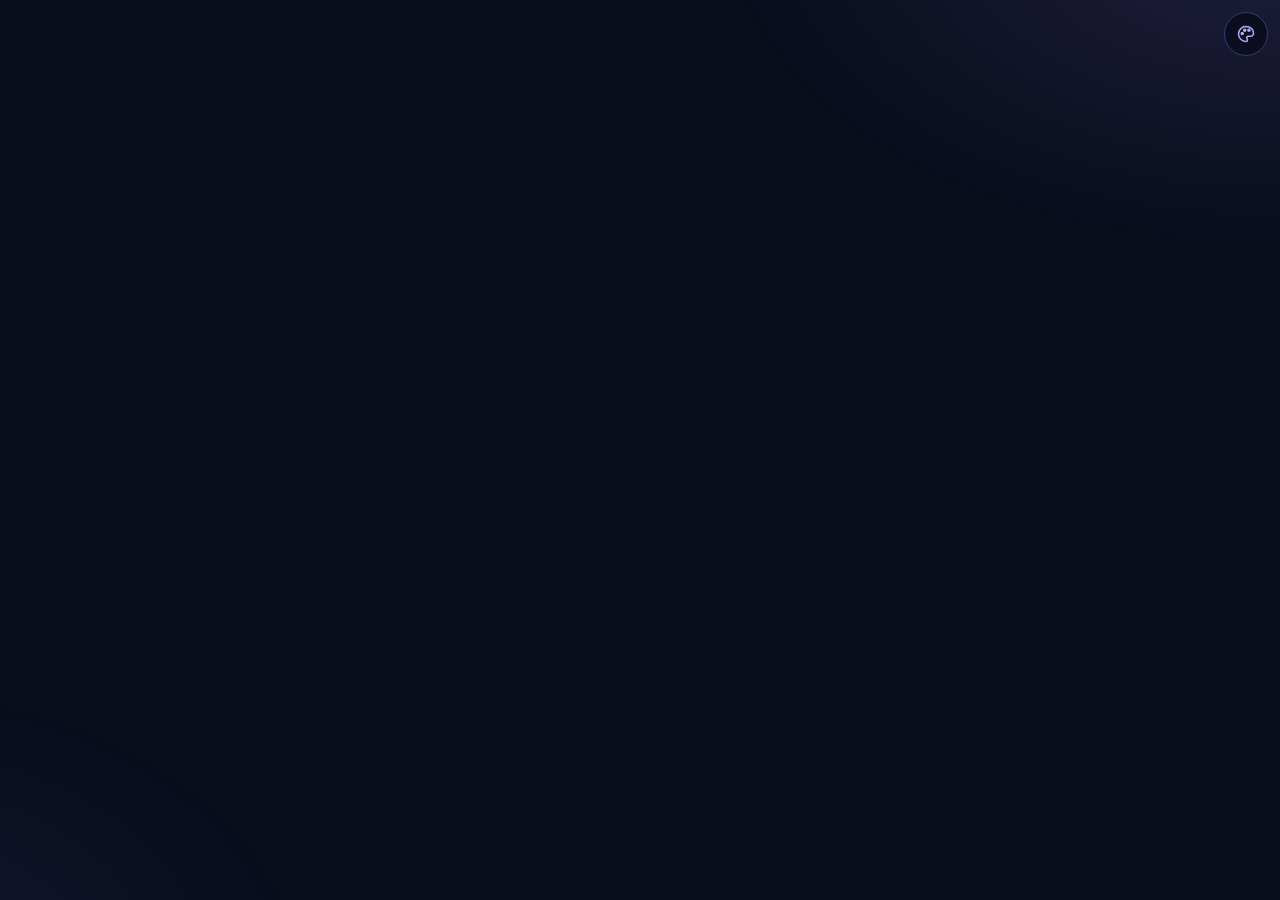
<file: src/template2.html>
<title>The Human Decision Project</title>
<meta name="claude:viewport-fit-sides" content="cover">
<meta name="description" content="Advanced Personality, Responsibility & Life Compatibility Assessment">
<link rel="preconnect" href="https://fonts.googleapis.com">
<link rel="preconnect" href="https://fonts.gstatic.com" crossorigin>
<link rel="stylesheet" href="https://fonts.googleapis.com/css2?family=Newsreader:ital,opsz,wght@0,6..72,400;0,6..72,500;1,6..72,400&family=Hanken+Grotesk:wght@400;500;600;700&family=IBM+Plex+Mono:wght@400;500&display=swap">
<style>
/* Layout: one decision per screen; instrument bar on top (time ring, count, map), thumb-reach action bar at the bottom. Dark only, by design. */
:root{
  --bg:#090D1C; --bg-2:#0D1226; --surface:#121933; --surface-2:#18203F; --raise:#1D2649;
  --line:#232C50; --line-2:#323D6B;
  --fg:#ECEDF7; --muted:#A0A6CA; --faint:#6E759D;
  --accent:#BBA9F4; --accent-2:#9781EA; --accent-ink:#130E2A; --accent-wash:rgba(187,169,244,.13); --accent-glow:rgba(151,129,234,.35);
  --ok:#82D5B1; --warn:#F3C66F; --crit:#F28C8C;
  --f-display:"Newsreader",Georgia,"Times New Roman",serif;
  --f-body:"Hanken Grotesk",system-ui,-apple-system,"Segoe UI",Roboto,sans-serif;
  --f-mono:"IBM Plex Mono",ui-monospace,SFMono-Regular,Menlo,Consolas,monospace;
  --r:18px; --r-sm:12px;
  --gut-l:max(16px,env(safe-area-inset-left,0px)); --gut-r:max(16px,env(safe-area-inset-right,0px));
  --accent-hi:#C7B8F7; --bar:rgba(9,13,28,.82); --bar-0:rgba(9,13,28,0); --bar-1:rgba(9,13,28,.94); --scrim:rgba(4,6,14,.6);
  --glow-1:rgba(151,129,234,.16); --glow-2:rgba(84,104,210,.12); --shadow:0 18px 50px rgba(0,0,0,.5);
  color-scheme:dark;
}
/* Themes (data-skin on <html>) */
:root[data-skin="rose"]{--bg:#170A12;--bg-2:#200E18;--surface:#2A1320;--surface-2:#341927;--raise:#3D1F2F;--line:#47243A;--line-2:#5D3149;--fg:#FCEFF4;--muted:#DBB0C1;--faint:#9C7286;--accent:#F5A9C2;--accent-2:#E27CA1;--accent-hi:#FAC6D7;--accent-ink:#2A0A17;--accent-wash:rgba(245,169,194,.14);--accent-glow:rgba(226,124,161,.42);--bar:rgba(23,10,18,.84);--bar-0:rgba(23,10,18,0);--bar-1:rgba(23,10,18,.94);--scrim:rgba(12,4,9,.6);--glow-1:rgba(226,124,161,.2);--glow-2:rgba(170,90,200,.12);color-scheme:dark}
:root[data-skin="blush"]{--bg:#FFF5F7;--bg-2:#FFFFFF;--surface:#FFEFF3;--surface-2:#FFE4EB;--raise:#FFFFFF;--line:#F3D5DE;--line-2:#E8BBCA;--fg:#3B1E2B;--muted:#80596A;--faint:#A98696;--accent:#D4517B;--accent-2:#E57B9C;--accent-hi:#E06D92;--accent-ink:#FFFFFF;--accent-wash:rgba(212,81,123,.10);--accent-glow:rgba(212,81,123,.35);--ok:#2E8F65;--warn:#B07416;--crit:#C33F4C;--bar:rgba(255,245,247,.86);--bar-0:rgba(255,245,247,0);--bar-1:rgba(255,245,247,.95);--scrim:rgba(60,20,35,.28);--glow-1:rgba(240,150,180,.28);--glow-2:rgba(255,200,170,.25);--shadow:0 18px 50px rgba(120,40,70,.18);color-scheme:light}
:root[data-skin="lavender"]{--bg:#F6F3FF;--bg-2:#FFFFFF;--surface:#F0EBFF;--surface-2:#E7E0FE;--raise:#FFFFFF;--line:#DED5FA;--line-2:#C9BCF3;--fg:#241C40;--muted:#625A86;--faint:#8F87AF;--accent:#6D53D6;--accent-2:#8A74E5;--accent-hi:#8169E0;--accent-ink:#FFFFFF;--accent-wash:rgba(109,83,214,.10);--accent-glow:rgba(109,83,214,.32);--ok:#2E8F65;--warn:#B07416;--crit:#C33F4C;--bar:rgba(246,243,255,.86);--bar-0:rgba(246,243,255,0);--bar-1:rgba(246,243,255,.95);--scrim:rgba(30,20,60,.28);--glow-1:rgba(160,140,240,.3);--glow-2:rgba(140,200,255,.22);--shadow:0 18px 50px rgba(50,30,120,.16);color-scheme:light}
:root[data-skin="sunset"]{--bg:#160F14;--bg-2:#1E141A;--surface:#291A20;--surface-2:#332028;--raise:#3B2630;--line:#45303A;--line-2:#5B4050;--fg:#FFF2EA;--muted:#E0B9A6;--faint:#A08072;--accent:#FFB38A;--accent-2:#F48A7A;--accent-hi:#FFCBA9;--accent-ink:#2A1208;--accent-wash:rgba(255,179,138,.14);--accent-glow:rgba(244,138,122,.4);--bar:rgba(22,15,20,.84);--bar-0:rgba(22,15,20,0);--bar-1:rgba(22,15,20,.94);--scrim:rgba(10,5,8,.6);--glow-1:rgba(244,138,122,.2);--glow-2:rgba(200,100,170,.14);color-scheme:dark}
*{box-sizing:border-box;-webkit-tap-highlight-color:transparent}
html,body{min-height:100%}
body{margin:0;background:var(--bg);transition:background .4s,color .4s;color:var(--fg);font:16px/1.6 var(--f-body);-webkit-font-smoothing:antialiased;overscroll-behavior-y:none}
body::after{content:"";position:fixed;inset:0;pointer-events:none;z-index:-1;background:radial-gradient(900px 520px at 100% -8%,var(--glow-1),transparent 62%),radial-gradient(760px 480px at -12% 108%,var(--glow-2),transparent 60%)}
body::before{content:"";position:fixed;inset:0 0 auto;height:env(safe-area-inset-top,0px);z-index:30;background:var(--bg)}
button,input,textarea{font:inherit;color:inherit}
:focus-visible{outline:2px solid var(--accent);outline-offset:3px;border-radius:8px}
.wrap{max-width:720px;margin:0 auto;padding-left:var(--gut-l);padding-right:var(--gut-r);padding-block:24px 56px}
.wrap.wide{max-width:1000px}
h1,h2,h3{font-family:var(--f-display);font-weight:400;text-wrap:balance;margin:0;letter-spacing:-.012em}
h1{font-size:clamp(2.2rem,8.5vw,3.6rem);line-height:1.02}
h2{font-size:clamp(1.55rem,5.4vw,2.1rem);line-height:1.15}
h3{font-size:1.22rem;line-height:1.25}
p{margin:0}
.eyebrow{font:500 .7rem/1.2 var(--f-mono);text-transform:uppercase;letter-spacing:.16em;color:var(--accent)}
.muted{color:var(--muted)} .small{font-size:.86rem}
.mono{font-family:var(--f-mono);font-variant-numeric:tabular-nums}
.stack{display:flex;flex-direction:column;gap:16px}
.row{display:flex;gap:10px;flex-wrap:wrap;align-items:center}
.view{animation:rise .5s cubic-bezier(.2,.7,.2,1) both}
@keyframes rise{from{opacity:0;transform:translateY(10px)}to{opacity:1;transform:none}}

/* buttons */
.btn{appearance:none;border:1px solid var(--line-2);background:var(--surface);color:var(--fg);padding:12px 20px;border-radius:999px;font-weight:600;font-size:.95rem;cursor:pointer;transition:background .2s,border-color .2s,transform .12s,box-shadow .2s;display:inline-flex;align-items:center;justify-content:center;gap:8px;min-height:48px;touch-action:manipulation}
.btn:hover{border-color:var(--accent);background:var(--surface-2)}
.btn:active{transform:scale(.97)}
.btn.primary{background:linear-gradient(180deg,var(--accent-hi),var(--accent));border-color:transparent;color:var(--accent-ink);box-shadow:0 8px 24px -8px var(--accent-glow)}
.btn.primary:hover{filter:brightness(1.06)}
.btn.ghost{background:transparent;border-color:transparent;color:var(--muted)}
.btn.ghost:hover{color:var(--fg);background:var(--surface)}
.btn.danger{border-color:rgba(242,140,140,.5)}
.btn[disabled]{opacity:.4;cursor:not-allowed;box-shadow:none}
.btn.sm{padding:8px 14px;min-height:40px;font-size:.86rem}
.btn.icon{width:48px;padding:0;flex:none}
.btn.block{width:100%}
.linkish{background:none;border:0;color:var(--faint);text-decoration:underline;text-underline-offset:3px;cursor:pointer;padding:6px 0;font-size:.82rem}
.linkish:hover{color:var(--muted)}

/* intro */
.hero{display:flex;flex-direction:column;gap:16px;padding-block:20px 6px}
.orbit{width:72px;height:72px}
.orbit .hand{transform-origin:36px 36px;animation:sweep 14s linear infinite}
@keyframes sweep{to{transform:rotate(360deg)}}
.hero .tagline{font-family:var(--f-display);font-style:italic;font-size:clamp(1.08rem,3.6vw,1.25rem);color:var(--muted);max-width:30ch}
.facts{display:grid;grid-template-columns:repeat(3,1fr);gap:10px}
.facts div{background:var(--bg-2);border:1px solid var(--line);border-radius:var(--r-sm);padding:14px;min-width:0}
.facts b{display:block;font:500 1.4rem/1.15 var(--f-mono)}
.facts span{font-size:.78rem;color:var(--muted)}
.notice{border-left:2px solid var(--accent);padding:2px 0 2px 16px;font-family:var(--f-display);font-size:1.16rem;line-height:1.45}
.panel{background:linear-gradient(180deg,var(--surface),var(--bg-2));border:1px solid var(--line);border-radius:var(--r);padding:20px}
.rules{margin:0;padding:0;list-style:none;display:flex;flex-direction:column;gap:10px;color:var(--muted);font-size:.94rem}
.rules li{display:grid;grid-template-columns:22px 1fr;gap:10px}
.rules li::before{content:"";width:6px;height:6px;border-radius:50%;background:var(--accent);margin:9px 0 0 6px}
.field{display:flex;flex-direction:column;gap:6px}
.field label{font-size:.85rem;color:var(--muted);font-weight:500}
.input{background:var(--bg);border:1px solid var(--line-2);border-radius:var(--r-sm);padding:12px 14px;width:100%;min-height:50px;font-size:16px}
.input:focus{border-color:var(--accent);outline:none;box-shadow:0 0 0 4px var(--accent-wash)}
.check{display:flex;gap:12px;align-items:flex-start;font-size:.93rem;color:var(--muted);cursor:pointer;padding:4px 0}
.check input{margin-top:3px;accent-color:var(--accent);width:20px;height:20px;flex:none}
.hr{height:1px;background:var(--line);border:0;margin:4px 0}

/* test chrome */
.topbar{position:sticky;top:env(safe-area-inset-top,0px);z-index:20;background:var(--bar);backdrop-filter:blur(14px);-webkit-backdrop-filter:blur(14px);border-bottom:1px solid var(--line)}
.topbar-in{max-width:720px;margin:0 auto;padding-left:var(--gut-l);padding-right:var(--gut-r);padding-block:10px 10px;display:flex;align-items:center;gap:12px}
.ring{position:relative;width:52px;height:52px;flex:none}
.ring svg{transform:rotate(-90deg)}
.ring .bgc{stroke:var(--line)} .ring .fgc{stroke:var(--accent);transition:stroke-dashoffset .25s linear,stroke .3s}
.ring span{position:absolute;inset:0;display:grid;place-items:center;font:500 .74rem/1 var(--f-mono);font-variant-numeric:tabular-nums}
.ring.warn .fgc{stroke:var(--warn)} .ring.warn span{color:var(--warn)}
.ring.crit .fgc{stroke:var(--crit)} .ring.crit span{color:var(--crit)}
.count{flex:1;min-width:0;display:flex;flex-direction:column;gap:6px}
.count-top{display:flex;justify-content:space-between;gap:8px;font:500 .78rem/1 var(--f-mono);color:var(--muted)}
.count-top b{color:var(--fg);font-weight:500}
.segs{display:flex;gap:2px;height:5px}
.segs i{flex:1;border-radius:2px;background:var(--line);transition:background .25s}
.segs i.a{background:var(--accent-2)} .segs i.c{background:var(--fg)}
.stage{padding-bottom:calc(112px + env(safe-area-inset-bottom,0px))}
.q-card{transition:opacity .2s ease,transform .2s ease;touch-action:pan-y}
.q-card.out-l{opacity:0;transform:translateX(-18px)} .q-card.out-r{opacity:0;transform:translateX(18px)}
.q-card.in-l{opacity:0;transform:translateX(18px);transition:none} .q-card.in-r{opacity:0;transform:translateX(-18px);transition:none}
.q-num{font:500 .74rem/1 var(--f-mono);color:var(--accent);letter-spacing:.12em;display:flex;gap:10px;align-items:center;margin-bottom:14px}
.q-num .tag{color:var(--muted);border:1px solid var(--line-2);border-radius:999px;padding:3px 8px;letter-spacing:.06em}
.q-text{font-family:var(--f-display);font-size:clamp(1.32rem,5.2vw,1.72rem);line-height:1.36;margin-bottom:8px}
.q-ask{color:var(--muted);font-size:.9rem;margin-bottom:18px}
.opts{display:flex;flex-direction:column;gap:10px}
.opt{display:flex;gap:14px;align-items:center;text-align:left;width:100%;background:var(--bg-2);border:1px solid var(--line);border-radius:var(--r-sm);padding:14px 16px;cursor:pointer;transition:border-color .18s,background .18s,transform .12s,box-shadow .2s;line-height:1.45;min-height:60px;font-size:1rem;touch-action:manipulation}
.opt:hover{border-color:var(--line-2);background:var(--surface)}
.opt:active{transform:scale(.985)}
.opt .k{flex:none;width:30px;height:30px;border-radius:50%;border:1px solid var(--line-2);display:grid;place-items:center;font:500 .8rem/1 var(--f-mono);color:var(--muted);transition:all .2s}
.opt[aria-checked="true"]{border-color:var(--accent);background:var(--accent-wash);box-shadow:0 0 0 1px var(--accent) inset}
.opt[aria-checked="true"] .k{background:var(--accent);border-color:var(--accent);color:var(--accent-ink);font-size:0}
.opt[aria-checked="true"] .k::after{content:"";width:9px;height:5px;border-left:2px solid var(--accent-ink);border-bottom:2px solid var(--accent-ink);transform:rotate(-45deg) translate(1px,-1px)}
.hint{margin-top:18px;font-size:.8rem;color:var(--faint);text-align:center}
.actionbar{position:fixed;left:0;right:0;bottom:0;z-index:20;background:linear-gradient(180deg,var(--bar-0),var(--bar-1) 28%);padding-top:22px}
.actionbar-in{max-width:720px;margin:0 auto;padding-left:var(--gut-l);padding-right:var(--gut-r);padding-bottom:calc(14px + env(safe-area-inset-bottom,0px));display:flex;gap:10px}
.actionbar .btn.primary{flex:1}

/* sheet */
.scrim{position:fixed;inset:0;z-index:40;background:var(--scrim);backdrop-filter:blur(3px);animation:fade .2s ease both}
@keyframes fade{from{opacity:0}}
.sheet{position:fixed;left:0;right:0;bottom:0;z-index:41;background:var(--surface);border-top:1px solid var(--line-2);border-radius:22px 22px 0 0;max-height:82vh;overflow:auto;animation:up .28s cubic-bezier(.2,.8,.2,1) both}
@keyframes up{from{transform:translateY(40px);opacity:0}}
.sheet-in{max-width:720px;margin:0 auto;padding-left:var(--gut-l);padding-right:var(--gut-r);padding-top:10px;padding-bottom:calc(20px + env(safe-area-inset-bottom,0px));display:flex;flex-direction:column;gap:16px}
.grab{width:42px;height:4px;border-radius:4px;background:var(--line-2);margin:0 auto 4px}
.qgrid{display:grid;grid-template-columns:repeat(auto-fill,minmax(44px,1fr));gap:8px}
.qgrid button{height:44px;border:1px solid var(--line);background:transparent;border-radius:10px;font:500 .82rem/1 var(--f-mono);color:var(--muted);cursor:pointer;padding:0}
.qgrid button.ans{background:var(--surface-2);color:var(--fg);border-color:var(--line-2)}
.qgrid button.cur{border-color:var(--accent);color:var(--accent);box-shadow:0 0 0 1px var(--accent) inset}
.legend{display:flex;gap:16px;font-size:.8rem;color:var(--muted);flex-wrap:wrap}
.legend i{display:inline-block;width:12px;height:12px;border-radius:4px;border:1px solid var(--line-2);vertical-align:-2px;margin-right:6px}
.legend i.a{background:var(--surface-2)}

/* toast */
.toast{position:fixed;left:50%;transform:translateX(-50%);top:calc(env(safe-area-inset-top,0px) + 82px);z-index:50;width:min(520px,calc(100% - 32px));background:var(--raise);border:1px solid var(--line-2);border-left:3px solid var(--warn);border-radius:var(--r-sm);padding:12px 16px;box-shadow:var(--shadow);display:flex;gap:12px;align-items:flex-start;animation:drop .35s ease both}
.toast.crit{border-left-color:var(--crit)}
.toast b{font-family:var(--f-mono);font-weight:500}
@keyframes drop{from{opacity:0;transform:translate(-50%,-10px)}to{opacity:1;transform:translate(-50%,0)}}

/* review & done */
.chip{display:inline-flex;align-items:center;gap:6px;padding:4px 10px;border-radius:999px;font:500 .76rem/1.4 var(--f-mono);border:1px solid var(--line-2);color:var(--muted);white-space:nowrap}
.chip.ok{color:var(--ok);border-color:rgba(130,213,177,.4)} .chip.warn{color:var(--warn);border-color:rgba(243,198,111,.4)} .chip.crit{color:var(--crit);border-color:rgba(242,140,140,.4)} .chip.acc{color:var(--accent);border-color:rgba(187,169,244,.4)}
.confirm{border:1px solid rgba(243,198,111,.45);background:rgba(243,198,111,.06);border-radius:var(--r);padding:18px}
.done-mark{width:76px;height:76px}
.done-mark circle{stroke:var(--accent);stroke-dasharray:226;stroke-dashoffset:226;animation:draw .8s .1s ease forwards}
.done-mark path{stroke:var(--accent);stroke-dasharray:40;stroke-dashoffset:40;animation:draw .4s .75s ease forwards}
@keyframes draw{to{stroke-dashoffset:0}}
.id-row{display:flex;align-items:center;gap:10px;justify-content:space-between;flex-wrap:wrap}
.id-block{font:500 clamp(1.05rem,4.6vw,1.5rem)/1.2 var(--f-mono);letter-spacing:.04em;word-break:break-all;color:var(--accent)}
.stats{display:grid;grid-template-columns:repeat(4,1fr);gap:10px}
.stats div{background:var(--bg-2);border:1px solid var(--line);border-radius:var(--r-sm);padding:12px 14px;min-width:0}
.stats b{display:block;font:500 1.08rem/1.3 var(--f-mono)}
.stats span{font-size:.76rem;color:var(--muted)}
.sendline{display:flex;gap:10px;align-items:center;font-size:.92rem;flex-wrap:wrap}
.dot{width:9px;height:9px;border-radius:50%;background:var(--faint);flex:none}
.dot.ok{background:var(--ok)} .dot.warn{background:var(--warn);animation:pulse 1.2s ease-in-out infinite} .dot.crit{background:var(--crit)}
@keyframes pulse{50%{opacity:.3}}
textarea.input{min-height:150px;font:400 .78rem/1.5 var(--f-mono);resize:vertical}
details summary{cursor:pointer;color:var(--muted);font-size:.9rem;padding:6px 0}
.foot{margin-top:36px;font-size:.8rem;color:var(--faint);display:flex;justify-content:space-between;gap:12px;flex-wrap:wrap;align-items:center}

/* admin */
.toolbar{display:flex;gap:10px;flex-wrap:wrap;align-items:center}
.toolbar .input{flex:1;min-width:180px}
.subs{display:flex;flex-direction:column;gap:10px}
.subrow{display:grid;grid-template-columns:44px minmax(0,1fr) auto;gap:14px;align-items:center;text-align:left;width:100%;background:var(--bg-2);border:1px solid var(--line);border-radius:var(--r-sm);padding:14px 16px;cursor:pointer;transition:border-color .18s,background .18s}
.subrow:hover{border-color:var(--line-2);background:var(--surface)}
.av{width:44px;height:44px;border-radius:50%;display:grid;place-items:center;background:var(--accent-wash);color:var(--accent);font:500 1.05rem/1 var(--f-display)}
.subrow .nm{font-weight:600;overflow:hidden;text-overflow:ellipsis;white-space:nowrap}
.subrow .meta{font:400 .76rem/1.5 var(--f-mono);color:var(--muted);overflow-wrap:anywhere}
.subrow .chips{display:flex;gap:6px;flex-wrap:wrap;justify-content:flex-end}
.empty{border:1px dashed var(--line-2);border-radius:var(--r);padding:28px 20px;text-align:center;color:var(--muted)}
.rep-sec{display:flex;flex-direction:column;gap:14px;padding-block:22px;border-top:1px solid var(--line)}
.rep-sec:first-of-type{border-top:0}
.dims{display:flex;flex-direction:column;gap:14px}
.dim{display:grid;grid-template-columns:minmax(0,200px) 1fr 46px;gap:14px;align-items:center}
.dim .nm{font-weight:600;font-size:.92rem}
.dim .val{font:500 .9rem/1 var(--f-mono);text-align:right}
.meter{position:relative;height:10px;background:var(--bg);border:1px solid var(--line);border-radius:6px;overflow:hidden}
.meter span{position:absolute;inset:0 auto 0 0;border-radius:6px}
.meter::after{content:"";position:absolute;left:50%;top:-2px;bottom:-2px;width:1px;background:var(--line-2)}
.obs{grid-column:1/-1;color:var(--muted);font-size:.9rem;margin-top:-6px}
.tbl-wrap{overflow-x:auto;border:1px solid var(--line);border-radius:var(--r-sm)}
table{border-collapse:collapse;width:100%;font-size:.88rem;min-width:520px}
th,td{text-align:left;padding:10px 12px;border-bottom:1px solid var(--line);vertical-align:top}
th{font:500 .7rem/1.2 var(--f-mono);text-transform:uppercase;letter-spacing:.1em;color:var(--muted);background:var(--bg-2)}
tr:last-child td{border-bottom:0}
.two{display:grid;grid-template-columns:1fr 1fr;gap:14px}
.card{background:var(--surface);border:1px solid var(--line);border-radius:var(--r);padding:18px;min-width:0}
.card ul,.rep-sec ul{margin:8px 0 0;padding-left:18px;display:flex;flex-direction:column;gap:6px}
.pat{display:grid;grid-template-columns:minmax(0,180px) 1fr 30px;gap:12px;align-items:center;font-size:.9rem}
.pat .meter::after{display:none}
.disclaimer{font-size:.85rem;color:var(--muted);border:1px dashed var(--line-2);border-radius:var(--r-sm);padding:12px 14px}

/* theme picker */
.skin-btn{position:fixed;z-index:25;top:calc(env(safe-area-inset-top,0px) + 12px);right:max(12px,env(safe-area-inset-right,0px));width:44px;height:44px;border-radius:50%;border:1px solid var(--line-2);background:var(--bar);backdrop-filter:blur(10px);-webkit-backdrop-filter:blur(10px);display:grid;place-items:center;cursor:pointer;color:var(--accent)}
.skins{display:grid;grid-template-columns:repeat(auto-fill,minmax(140px,1fr));gap:10px}
.skin{border:1px solid var(--line);border-radius:var(--r-sm);padding:12px;background:var(--bg-2);cursor:pointer;text-align:left;display:flex;flex-direction:column;gap:10px;color:var(--fg)}
.skin[aria-pressed="true"]{border-color:var(--accent);box-shadow:0 0 0 1px var(--accent) inset}
.skin .sw{display:flex;height:34px;border-radius:8px;overflow:hidden}
.skin .sw i{flex:1}
.skin b{font-weight:600;font-size:.92rem}
.skin span{font-size:.76rem;color:var(--muted);margin-top:-8px}
#v-admin .wrap>.row:first-child,#v-review .wrap>.row:first-child{padding-right:52px}
.heart{display:inline-block;color:var(--accent)}
@keyframes beat{0%,100%{transform:scale(1)}14%{transform:scale(1.18)}28%{transform:scale(1)}42%{transform:scale(1.12)}}
.heart.beat{animation:beat 2.4s ease-in-out infinite}
.petals{position:fixed;inset:0;pointer-events:none;z-index:-1;overflow:hidden}
.petals i{position:absolute;bottom:-30px;width:10px;height:10px;opacity:.0;color:var(--accent);animation:float linear infinite}
.petals i::before{content:"\2665";font-size:inherit}
@keyframes float{0%{transform:translateY(0) rotate(0);opacity:0}10%{opacity:.35}90%{opacity:.25}100%{transform:translateY(-110vh) rotate(40deg);opacity:0}}
@media (max-width:620px){
  .stats{grid-template-columns:1fr 1fr}
  .two{grid-template-columns:1fr}
  .dim{grid-template-columns:1fr 46px}.dim .meter{grid-column:1/-1;grid-row:2}
  .pat{grid-template-columns:minmax(0,1fr) 30px}.pat .meter{grid-column:1/-1;grid-row:2}
  .subrow{grid-template-columns:40px minmax(0,1fr)}.subrow .chips{grid-column:2;justify-content:flex-start}
  .av{width:40px;height:40px}
  .facts b{font-size:1.2rem}
}
@media (min-width:900px){ .q-text{font-size:1.8rem} }
@media (prefers-reduced-motion:reduce){*,*::before,*::after{animation:none!important;transition:none!important}}
</style>

<div id="app">

<!-- INTRO -->
<section id="v-intro" class="view" hidden>
  <div class="wrap stack" style="gap:26px">
    <div class="hero">
      <svg class="orbit" viewBox="0 0 72 72" aria-hidden="true"><circle cx="36" cy="36" r="34" fill="none" stroke="var(--line-2)"/><circle cx="36" cy="36" r="24" fill="none" stroke="var(--line)" stroke-dasharray="2 4"/><g class="hand"><path d="M36 36V6" stroke="var(--accent)" stroke-width="1.6" stroke-linecap="round"/><path d="M36 10.5c-.4-.4-4.6-3.6-4.6-6.1 0-1.4 1.1-2.4 2.3-2.4.9 0 1.7.5 2.3 1.3.6-.8 1.4-1.3 2.3-1.3 1.2 0 2.3 1 2.3 2.4 0 2.5-4.2 5.7-4.6 6.1z" fill="var(--accent)"/></g><circle cx="36" cy="36" r="3" fill="var(--fg)"/></svg>
      <p class="eyebrow">Situational judgement assessment</p>
      <h1>The Human Decision Project</h1>
      <p class="tagline">Advanced Personality, Responsibility &amp; Life Compatibility Assessment</p>
    </div>
    <div class="facts">
      <div><b id="f-n">38</b><span>situations</span></div>
      <div><b id="f-t">18:00</b><span>minutes total</span></div>
      <div><b>1</b><span>attempt</span></div>
    </div>
    <p class="notice">Time is limited. Choose the response that most closely represents what you would genuinely do. Avoid overthinking every situation.</p>
    <div class="panel stack">
      <h3>Before you begin</h3>
      <ul class="rules">
        <li>Each screen is one real-life situation. Tap what you would actually do, not what sounds ideal.</li>
        <li>Many situations have no perfect answer. Every option has a cost.</li>
        <li>A few questions are about intimacy and physical closeness in a relationship. They are not explicit, and you may leave any of them unanswered.</li>
        <li>Swipe or use the buttons to move between situations. Answers lock once you submit.</li>
        <li>The clock starts when you press Start and keeps running if you close the page. Progress saves automatically. If time runs out, you can take up to two extra 5-minute blocks; otherwise answers submit automatically.</li>
      </ul>
      <hr class="hr">
      <div class="field"><label for="inp-name">Your name or reference code</label><input id="inp-name" class="input" autocomplete="off" maxlength="80" placeholder="e.g. Priya Sharma"></div>
      <label class="check" for="inp-adult"><input type="checkbox" id="inp-adult"> I am 18 or older.</label>
      <label class="check" for="inp-consent"><input type="checkbox" id="inp-consent"> I'll answer on my own and as honestly as I can, and I agree to my answers being shared with the assessor.</label>
      <button id="btn-start" class="btn primary block" disabled>Start Assessment</button>
      <p id="intro-hint" class="muted small" style="text-align:center"></p>
    </div>
    <div class="foot"><span>Made with care <span class="heart beat">&#9829;</span></span><button class="linkish" data-go-admin>Administrator</button></div>
  </div>
</section>

<!-- TEST -->
<section id="v-test" hidden>
  <div class="topbar"><div class="topbar-in">
    <div id="ring" class="ring" role="timer" aria-label="Time remaining"><svg width="52" height="52" viewBox="0 0 52 52"><circle class="bgc" cx="26" cy="26" r="22" fill="none" stroke-width="3"/><circle id="ring-fg" class="fgc" cx="26" cy="26" r="22" fill="none" stroke-width="3" stroke-linecap="round" stroke-dasharray="138.23" stroke-dashoffset="0"/></svg><span id="clock-t">18:00</span></div>
    <div class="count">
      <div class="count-top"><span><b id="c-cur">1</b> / <span id="c-tot">38</span></span><span id="c-left">38 unanswered</span></div>
      <div id="segs" class="segs" aria-hidden="true"></div>
    </div>
    <button id="btn-map" class="btn icon sm" aria-label="All situations" title="All situations"><svg width="18" height="18" viewBox="0 0 18 18" fill="currentColor" aria-hidden="true"><rect x="1" y="1" width="6" height="6" rx="1.5"/><rect x="11" y="1" width="6" height="6" rx="1.5"/><rect x="1" y="11" width="6" height="6" rx="1.5"/><rect x="11" y="11" width="6" height="6" rx="1.5"/></svg></button>
  </div></div>
  <div class="wrap stage">
    <div id="qcard" class="q-card">
      <div class="q-num"><span id="q-num">SITUATION 01</span><span id="q-tag" class="tag" hidden>Optional</span></div>
      <p id="q-text" class="q-text"></p>
      <p id="q-ask" class="q-ask">What would you actually do?</p>
      <div id="q-opts" class="opts" role="radiogroup" aria-labelledby="q-text"></div>
      <p class="hint">Tap an answer to continue · swipe to move</p>
    </div>
  </div>
  <div class="actionbar"><div class="actionbar-in">
    <button id="btn-prev" class="btn icon" aria-label="Previous situation">←</button>
    <button id="btn-next" class="btn primary">Next →</button>
  </div></div>
</section>

<!-- REVIEW -->
<section id="v-review" class="view" hidden>
  <div class="wrap stack" style="gap:20px">
    <div class="row" style="justify-content:space-between"><p class="eyebrow">Review</p><span id="rv-clock" class="chip mono"></span></div>
    <h2>Ready to submit?</h2>
    <p id="rv-summary" class="muted"></p>
    <div id="rv-unans" class="stack" style="gap:10px"></div>
    <div class="row">
      <button id="rv-back" class="btn">← Back</button>
      <button id="rv-submit" class="btn primary" style="flex:1">Submit final responses</button>
    </div>
    <div id="rv-confirm" class="confirm stack" hidden>
      <p><b>Submit now?</b> Your answers will be locked and cannot be changed.</p>
      <div class="row"><button id="rv-cancel" class="btn">Keep working</button><button id="rv-yes" class="btn primary" style="flex:1">Yes, submit</button></div>
    </div>
  </div>
</section>

<!-- DONE -->
<section id="v-done" class="view" hidden>
  <div class="wrap stack" style="gap:22px">
    <svg class="done-mark" viewBox="0 0 76 76" aria-hidden="true"><circle cx="38" cy="38" r="36" fill="none" stroke-width="2"/><path d="M24 39l9 9 19-20" fill="none" stroke-width="2.4" stroke-linecap="round" stroke-linejoin="round"/></svg>
    <p class="eyebrow" id="done-eyebrow">Submitted</p>
    <h2>Thank you. Your responses are recorded.</h2>
    <p class="muted">Participants don't receive a result. The assessor reviews your responses separately.</p>
    <div id="sendline" class="sendline" hidden><span id="send-dot" class="dot"></span><span id="send-text"></span><button id="send-retry" class="btn sm" hidden>Try again</button></div>
    <div class="panel stack" style="gap:8px">
      <span class="muted small">Assessment ID</span>
      <div class="id-row"><div id="done-id" class="id-block"></div><button id="btn-copy-id" class="btn sm">Copy</button></div>
    </div>
    <div class="stats">
      <div><b id="ds-ans"></b><span>answered</span></div>
      <div><b id="ds-un"></b><span>unanswered</span></div>
      <div><b id="ds-time"></b><span>time taken</span></div>
      <div><b id="ds-at"></b><span>completed</span></div>
    </div>
    <details id="keep-d"><summary>Keep a copy of your responses</summary>
      <div class="stack" style="gap:10px;margin-top:10px">
        <div class="row"><button id="btn-dl-json" class="btn sm">Download response file</button><button id="btn-dl-rep" class="btn sm">Download readable report</button><button id="btn-copy" class="btn sm ghost">Copy data</button></div>
        <p id="dl-msg" class="muted small" aria-live="polite"></p>
        <textarea id="raw-json" class="input" readonly aria-label="Response data"></textarea>
      </div>
    </details>
    <div class="foot"><span>Responses are locked.</span><button id="btn-new" class="linkish">Start a new assessment on this device</button></div>
    <div id="new-confirm" class="confirm stack" hidden>
      <p>This starts a fresh assessment with a new ID. The current submission stays saved on this device.</p>
      <div class="row"><button id="new-cancel" class="btn">Cancel</button><button id="new-yes" class="btn danger">Start new assessment</button></div>
    </div>
  </div>
</section>

<!-- ADMIN -->
<section id="v-admin" class="view" hidden>
  <div class="wrap wide stack" style="gap:20px">
    <div class="row" style="justify-content:space-between"><p class="eyebrow">Administrator</p><button id="adm-exit" class="btn ghost sm">Exit</button></div>
    <div id="adm-gate" class="panel stack" style="max-width:460px">
      <h3>Administrator passcode</h3>
      <p class="muted small">The analysis is for the assessor only. Participants never see it.</p>
      <div class="field"><label for="adm-code">Passcode</label><input id="adm-code" type="password" class="input" autocomplete="current-password"></div>
      <button id="adm-unlock" class="btn primary">Unlock</button>
      <p id="adm-err" class="small" style="color:var(--crit)" aria-live="polite"></p>
    </div>

    <div id="adm-list" class="stack" hidden>
      <div class="row" style="justify-content:space-between;align-items:flex-end">
        <div><h2>Submissions</h2><p id="adm-count" class="muted small"></p></div>
        <div id="adm-cloud" class="sendline small"></div>
      </div>
      <div class="toolbar">
        <input id="adm-q" class="input" type="search" placeholder="Search name or ID" aria-label="Search submissions">
        <button id="adm-refresh" class="btn sm">Refresh</button>
        <label class="btn sm" for="adm-file" style="cursor:pointer">Add file</label>
        <input id="adm-file" type="file" accept=".json,application/json" multiple hidden>
      </div>
      <div id="adm-subs" class="subs"></div>
      <details><summary>Paste response data instead</summary>
        <div class="stack" style="gap:10px;margin-top:10px"><textarea id="adm-paste" class="input" placeholder='{"schema":"human-decision-project/2", …}'></textarea><button id="adm-parse" class="btn sm" style="align-self:flex-start">Add pasted data</button></div>
      </details>
      <p id="adm-load-err" class="small" style="color:var(--crit)" aria-live="polite"></p>
    </div>

    <div id="adm-report" hidden></div>
  </div>
</section>
</div>

<div class="petals" aria-hidden="true" id="petals"></div>
<button id="skin-btn" class="skin-btn" aria-label="Change theme" title="Change theme"><svg width="20" height="20" viewBox="0 0 24 24" fill="none" stroke="currentColor" stroke-width="1.8" stroke-linecap="round" aria-hidden="true"><path d="M12 3a9 9 0 1 0 0 18c1.1 0 1.8-.9 1.8-1.9 0-.5-.2-.9-.5-1.3-.3-.3-.5-.8-.5-1.3 0-1 .8-1.8 1.8-1.8H17a4 4 0 0 0 4-4C21 6.6 17 3 12 3z"/><circle cx="7.5" cy="11.5" r="1.2" fill="currentColor"/><circle cx="10.5" cy="7.5" r="1.2" fill="currentColor"/><circle cx="15.5" cy="7.5" r="1.2" fill="currentColor"/></svg></button>
<div id="sheet-root"></div>
<div id="toast-root" aria-live="assertive"></div>

<script>
(function(){
"use strict";
/* ================= CONFIG =================
   FIREBASE_DB: Firebase Realtime Database URL. Submissions are encrypted on the participant's
   device with ADMIN_PUBKEY before upload; only the admin passcode can open ADMIN_VAULT
   (the matching private key) and read them. */
const FIREBASE_DB = "__FIREBASE_DB__";
const DB_PATH = "hdp/submissions";
const ADMIN_PUBKEY = "__ADMIN_PUBKEY__";
const ADMIN_VAULT = __ADMIN_VAULT__;
const SUBMIT_URL = FIREBASE_DB; // cloud on/off switch used below
const TIME_LIMIT = 18*60;
const EXTRA_BLOCK = 5*60;   // extra time offered when the clock runs out
const EXTRA_MAX = 2;        // how many extra blocks may be taken
const EXTRA_DECIDE = 60;    // seconds to choose before auto-submit
/* ========================================== */

const QUESTIONS = __QUESTIONS__;
const KEYPACK = "__KEY__";
const WARNINGS = [[600,"10 minutes remaining.","warn"],[300,"5 minutes remaining.","warn"],[120,"2 minutes remaining. Make your remaining choices.","crit"],[30,"30 seconds left. Answers submit automatically when time ends.","crit"]];
const STORE="hdp_state_v2", HIST="hdp_history_v2", OUTBOX="hdp_outbox_v2", SCHEMA="human-decision-project/2";
const N=QUESTIONS.length, CIRC=138.23, LETTERS="ABCDEF";

const byId=Object.fromEntries(QUESTIONS.map(q=>[q.id,q]));
const $=s=>document.querySelector(s);
const esc=s=>String(s??"").replace(/[&<>"']/g,c=>({"&":"&amp;","<":"&lt;",">":"&gt;",'"':"&quot;","'":"&#39;"}[c]));
const pad=n=>String(n).padStart(2,"0");
const fmtClock=s=>{s=Math.max(0,Math.ceil(s));return pad(Math.floor(s/60))+":"+pad(s%60)};
const fmtDur=s=>{s=Math.round(s);return Math.floor(s/60)+"m "+pad(s%60)+"s"};
const isX=id=>/^X/.test(id);
function fnv(str){let h=0x811c9dc5;for(let i=0;i<str.length;i++){h^=str.charCodeAt(i);h=Math.imul(h,0x01000193)>>>0}return h.toString(16).padStart(8,"0")}
window.hdpHash=s=>fnv("hdp::"+s)+fnv(s+"::hdp");
let KEY=null;
function key(){if(!KEY){const b=atob(KEYPACK);const u=new Uint8Array(b.length);for(let i=0;i<b.length;i++)u[i]=b.charCodeAt(i);KEY=JSON.parse(new TextDecoder().decode(u))}return KEY}

function load(k){try{const v=localStorage.getItem(k);return v?JSON.parse(v):null}catch(e){return null}}
function persist(k,v){try{localStorage.setItem(k,JSON.stringify(v));return true}catch(e){return false}}
function drop(k){try{localStorage.removeItem(k)}catch(e){}}
function sget(k){try{return sessionStorage.getItem(k)}catch(e){return null}}
function sset(k,v){try{sessionStorage.setItem(k,v)}catch(e){}}

let S=load(STORE), tickTimer=null, lastTick=0, adminKey=null, advanceT=null;
const ub64=b=>{const s=atob(b),u=new Uint8Array(s.length);for(let i=0;i<s.length;i++)u[i]=s.charCodeAt(i);return u};
const b64=buf=>{const u=new Uint8Array(buf);let s="";for(let i=0;i<u.length;i+=0x8000)s+=String.fromCharCode.apply(null,u.subarray(i,i+0x8000));return btoa(s)};
$("#f-n").textContent=N; $("#c-tot").textContent=N; $("#f-t").textContent=fmtClock(TIME_LIMIT);

function rnd(n){const a=new Uint32Array(n);if(window.crypto&&crypto.getRandomValues)crypto.getRandomValues(a);else for(let i=0;i<n;i++)a[i]=Math.random()*4294967296;return a}
function shuffle(arr){const a=arr.slice();const r=rnd(a.length);for(let i=a.length-1;i>0;i--){const j=r[i]%(i+1);[a[i],a[j]]=[a[j],a[i]]}return a}
function newId(){const d=new Date();const r=rnd(2);const s=(r[0].toString(36)+r[1].toString(36)).toUpperCase().slice(0,6).padEnd(6,"X");return "HDP-"+d.getFullYear()+pad(d.getMonth()+1)+pad(d.getDate())+"-"+s}
function show(id){document.querySelectorAll("#app > section").forEach(s=>s.hidden=s.id!==id);const sb=document.getElementById("skin-btn");if(sb)sb.hidden=id==="v-test";closeSheet();window.scrollTo(0,0)}
function remaining(){return S?(S.endAt-Date.now())/1000:TIME_LIMIT}
function answeredCount(){return S?Object.keys(S.answers).length:0}
function buzz(){try{navigator.vibrate&&navigator.vibrate(8)}catch(e){}}
const reduced=()=>matchMedia("(prefers-reduced-motion: reduce)").matches;

function toast(msg,level,stay){const root=$("#toast-root");root.innerHTML="";const t=document.createElement("div");t.className="toast"+(level==="crit"?" crit":"");t.setAttribute("role","alert");t.innerHTML='<b>'+esc(fmtClock(remaining()))+'</b><span>'+esc(msg)+'</span>';root.appendChild(t);if(!stay)setTimeout(()=>t.remove(),6500)}

/* ---------- themes ---------- */
const SKINS=[["midnight","Midnight","Navy & lavender",["#090D1C","#18203F","#BBA9F4"]],["rose","Rosé","Wine & pink",["#170A12","#341927","#F5A9C2"]],["blush","Blush","Soft pink, light",["#FFF5F7","#FFE4EB","#D4517B"]],["lavender","Lavender","Lilac, light",["#F6F3FF","#E7E0FE","#6D53D6"]],["sunset","Sunset","Plum & peach",["#160F14","#332028","#FFB38A"]]];
function applySkin(k){if(!SKINS.some(x=>x[0]===k))k="rose";if(k==="midnight")document.documentElement.removeAttribute("data-skin");else document.documentElement.setAttribute("data-skin",k);try{localStorage.setItem("hdp_skin",k)}catch(e){}
  const m=document.querySelector('meta[name="theme-color"]');if(m)m.setAttribute("content",getComputedStyle(document.documentElement).getPropertyValue("--bg").trim())}
function currentSkin(){try{return localStorage.getItem("hdp_skin")||"rose"}catch(e){return "rose"}}
function openSkins(){
  const cur=currentSkin();const root=$("#sheet-root");
  root.innerHTML='<div class="scrim" data-close></div><div class="sheet" role="dialog" aria-modal="true" aria-label="Themes"><div class="sheet-in"><div class="grab"></div><h3>Choose a theme</h3><div class="skins">'+SKINS.map(([k,n,d,c])=>'<button class="skin" data-k="'+k+'" aria-pressed="'+(k===cur)+'"><span class="sw">'+c.map(x=>'<i style="background:'+x+'"></i>').join("")+'</span><b>'+n+'</b><span>'+d+'</span></button>').join("")+'</div><button class="btn" data-close>Done</button></div></div>';
  root.querySelectorAll("[data-close]").forEach(b=>b.onclick=closeSheet);
  root.querySelectorAll(".skin").forEach(b=>b.onclick=()=>{applySkin(b.dataset.k);root.querySelectorAll(".skin").forEach(x=>x.setAttribute("aria-pressed",String(x===b)))});
}
$("#skin-btn").onclick=openSkins;
applySkin(currentSkin());
(function petals(){if(reduced())return;const box=$("#petals");for(let i=0;i<9;i++){const p=document.createElement("i");p.style.left=(5+Math.random()*90)+"%";p.style.fontSize=(9+Math.random()*10)+"px";p.style.animationDuration=(16+Math.random()*14)+"s";p.style.animationDelay=(-Math.random()*25)+"s";box.appendChild(p)}})();

/* ---------- intro ---------- */
function initIntro(){
  const name=$("#inp-name"),adult=$("#inp-adult"),consent=$("#inp-consent"),start=$("#btn-start"),hint=$("#intro-hint");
  const resuming=S&&!S.submitted;
  if(resuming){name.value=S.name;[name,adult,consent].forEach(e=>e.disabled=true);adult.checked=consent.checked=true;start.textContent="Resume assessment";hint.textContent=remaining()>0?"The clock kept running: "+fmtClock(remaining())+" left.":"Time has ended."}
  const sync=()=>{if(!resuming){const ok=name.value.trim().length>=2&&adult.checked&&consent.checked;start.disabled=!ok;hint.textContent=ok?"":(!adult.checked&&name.value.trim().length>=2?"This assessment is for adults 18 and over.":"")}};
  [name,adult,consent].forEach(e=>e.addEventListener(e===name?"input":"change",sync)); sync();
  start.onclick=()=>{
    if(!(S&&!S.submitted)){const now=Date.now();
      S={v:2,id:newId(),name:name.value.trim(),adult:true,startedAt:now,endAt:now+TIME_LIMIT*1000,order:QUESTIONS.map(q=>q.id),
        optOrder:Object.fromEntries(QUESTIONS.map(q=>[q.id,shuffle(q.opts.map(o=>o.id))])),answers:{},changes:{},qtime:{},cur:0,warned:{},submitted:false};
      persist(STORE,S)}
    startTest()};
}

/* ---------- test ---------- */
function startTest(){
  if(remaining()<=0&&!canExtend()){submit(true);return}
  show("v-test");buildSegs();renderQ(0);updateProgress();
  lastTick=Date.now();clearInterval(tickTimer);tickTimer=setInterval(tick,250);tick();
}
function tick(){
  if(!S||S.submitted){clearInterval(tickTimer);return}
  const now=Date.now(),rem=remaining();
  if(!$("#v-test").hidden){const q=S.order[S.cur];S.qtime[q]=(S.qtime[q]||0)+(now-lastTick)/1000}
  lastTick=now;
  $("#clock-t").textContent=fmtClock(rem);$("#rv-clock").textContent=fmtClock(rem)+" left";
  $("#ring-fg").setAttribute("stroke-dashoffset",(CIRC*(1-Math.max(0,rem)/((S.ext||0)?EXTRA_BLOCK:TIME_LIMIT))).toFixed(2));
  const r=$("#ring");r.classList.toggle("warn",rem<=300&&rem>120);r.classList.toggle("crit",rem<=120);
  for(const [sec,msg,lvl] of WARNINGS){if(rem<=sec&&!S.warned[sec]){S.warned[sec]=true;if(rem>sec-20||sec===30)toast(msg,lvl,sec===30);persist(STORE,S)}}
  if(Math.floor(now/1000)%5===0)persist(STORE,S);
  if(rem<=0){if(canExtend())timeUp();else submit(true)}
}
function canExtend(){if(!S||S.submitted||(S.ext||0)>=EXTRA_MAX)return false;if(S.timeupAt&&Date.now()-S.timeupAt>EXTRA_DECIDE*1000+1500)return false;return true}
let timeupT=null;
function timeUp(){
  if(!S.timeupAt){S.timeupAt=Date.now();persist(STORE,S)}
  if(document.getElementById("timeup"))return;
  clearTimeout(advanceT);$("#toast-root").innerHTML="";
  const left=EXTRA_MAX-(S.ext||0);
  $("#sheet-root").innerHTML='<div class="scrim"></div><div class="sheet" id="timeup" role="alertdialog" aria-modal="true" aria-labelledby="tu-h"><div class="sheet-in" style="gap:14px"><div class="grab"></div><p class="eyebrow">Time is up</p><h2 id="tu-h">Need a little more time?</h2><p class="muted">'+answeredCount()+' of '+N+' answered. You can take '+(EXTRA_BLOCK/60)+' more minutes'+(left>1?' (up to '+left+' times)':' (last extension)')+', or submit now.</p><p class="muted small">Submitting automatically in <b class="mono" id="tu-s">'+EXTRA_DECIDE+'</b>s</p><div class="row"><button class="btn" id="tu-submit" style="flex:1">Submit now</button><button class="btn primary" id="tu-more" style="flex:1.4">+'+(EXTRA_BLOCK/60)+' minutes</button></div></div></div>';
  $("#tu-more").onclick=()=>{clearInterval(timeupT);S.ext=(S.ext||0)+1;S.extraUsed=(S.extraUsed||0)+EXTRA_BLOCK;S.endAt=Date.now()+EXTRA_BLOCK*1000;S.timeupAt=null;S.warned[120]=false;S.warned[30]=false;S.warned[600]=S.warned[300]=true;persist(STORE,S);closeSheet();toast((EXTRA_BLOCK/60)+" extra minutes added.","warn")};
  $("#tu-submit").onclick=()=>{clearInterval(timeupT);closeSheet();submit(true)};
  clearInterval(timeupT);timeupT=setInterval(()=>{const r=Math.ceil(EXTRA_DECIDE-(Date.now()-S.timeupAt)/1000);const el=$("#tu-s");if(el)el.textContent=Math.max(0,r);if(r<=0){clearInterval(timeupT);closeSheet();submit(true)}},250);
}
function buildSegs(){const s=$("#segs");s.innerHTML="";for(let i=0;i<N;i++)s.appendChild(document.createElement("i"))}
function updateProgress(){
  const a=answeredCount();
  $("#c-cur").textContent=S.cur+1;$("#c-left").textContent=(N-a)+" unanswered";
  [...$("#segs").children].forEach((el,i)=>{el.className=i===S.cur?"c":(S.answers[S.order[i]]?"a":"")});
}
function renderQ(dir){
  const card=$("#qcard");
  const paint=()=>{
    const qid=S.order[S.cur],q=byId[qid],x=isX(qid);
    $("#q-num").textContent="SITUATION "+pad(S.cur+1);
    $("#q-tag").hidden=!x;
    $("#q-text").textContent=q.text;
    $("#q-ask").textContent=x?"Choose what fits you best. You may leave this one unanswered.":"What would you actually do?";
    const box=$("#q-opts");box.innerHTML="";
    S.optOrder[qid].forEach((oid,i)=>{const o=q.opts.find(z=>z.id===oid);const b=document.createElement("button");b.className="opt";b.type="button";b.setAttribute("role","radio");b.dataset.oid=oid;b.setAttribute("aria-checked",S.answers[qid]===oid?"true":"false");b.innerHTML='<span class="k">'+LETTERS[i]+'</span><span>'+esc(o.text)+'</span>';b.onclick=()=>choose(oid);box.appendChild(b)});
    $("#btn-prev").disabled=S.cur===0;
    $("#btn-next").textContent=S.cur===N-1?"Review & submit":(S.answers[qid]?"Next →":"Skip for now →");
    updateProgress();
  };
  if(dir&&!reduced()){
    card.classList.add(dir>0?"out-l":"out-r");
    setTimeout(()=>{paint();card.classList.remove("out-l","out-r");card.classList.add(dir>0?"in-l":"in-r");void card.offsetWidth;card.classList.remove("in-l","in-r")},170);
  } else paint();
}
function choose(oid){
  if(S.submitted)return;
  const qid=S.order[S.cur],prev=S.answers[qid];
  if(prev&&prev!==oid)S.changes[qid]=(S.changes[qid]||0)+1;
  S.answers[qid]=oid;persist(STORE,S);buzz();
  document.querySelectorAll("#q-opts .opt").forEach(b=>b.setAttribute("aria-checked",b.dataset.oid===oid?"true":"false"));
  $("#btn-next").textContent=S.cur===N-1?"Review & submit":"Next →";
  updateProgress();
  clearTimeout(advanceT);
  if(!prev){const at=S.cur;advanceT=setTimeout(()=>{if(S.cur!==at||$("#v-test").hidden)return;if(S.cur===N-1)openReview();else go(S.cur+1)},420)}
}
function go(i){if(i<0||i>=N||i===S.cur)return;clearTimeout(advanceT);const d=i>S.cur?1:-1;S.cur=i;persist(STORE,S);renderQ(d)}
$("#btn-prev").onclick=()=>go(S.cur-1);
$("#btn-next").onclick=()=>{if(S.cur===N-1)openReview();else go(S.cur+1)};
document.addEventListener("keydown",e=>{
  if($("#v-test").hidden||e.target.matches("input,textarea")||e.metaKey||e.ctrlKey||e.altKey)return;
  const n=parseInt(e.key,10);
  if(n>=1&&n<=6){const o=S.optOrder[S.order[S.cur]][n-1];if(o)choose(o)}
  else if(e.key==="ArrowRight")$("#btn-next").click();else if(e.key==="ArrowLeft")go(S.cur-1);else if(e.key==="Escape"&&!document.getElementById("timeup"))closeSheet();
});
(function swipe(){let x0=null,y0=0,t0=0;const el=$("#v-test");
  el.addEventListener("touchstart",e=>{if(e.target.closest(".actionbar,.topbar"))return;const t=e.touches[0];x0=t.clientX;y0=t.clientY;t0=Date.now()},{passive:true});
  el.addEventListener("touchend",e=>{if(x0===null)return;const t=e.changedTouches[0],dx=t.clientX-x0,dy=t.clientY-y0;x0=null;if(Math.abs(dx)>60&&Math.abs(dy)<50&&Date.now()-t0<600){if(dx<0){if(S.cur===N-1)openReview();else go(S.cur+1)}else go(S.cur-1)}},{passive:true})})();

/* ---------- sheet ---------- */
function openSheet(){if(document.getElementById("timeup"))return;
  const root=$("#sheet-root");
  let g='';S.order.forEach((qid,i)=>{g+='<button data-i="'+i+'" class="'+(S.answers[qid]?"ans ":"")+(i===S.cur?"cur":"")+'" aria-label="Situation '+(i+1)+(S.answers[qid]?", answered":", unanswered")+'">'+(i+1)+'</button>'});
  root.innerHTML='<div class="scrim" data-close></div><div class="sheet" role="dialog" aria-modal="true" aria-label="All situations"><div class="sheet-in"><div class="grab"></div><div class="row" style="justify-content:space-between"><h3>All situations</h3><span class="chip mono">'+answeredCount()+' / '+N+' answered</span></div><div class="legend"><span><i class="a"></i>Answered</span><span><i></i>Unanswered</span></div><div class="qgrid">'+g+'</div><button class="linkish" id="sh-skin" style="align-self:flex-start">Change theme</button><div class="row"><button class="btn" data-close style="flex:1">Close</button><button class="btn primary" id="sh-review" style="flex:1">Review &amp; submit</button></div></div></div>';
  root.querySelectorAll("[data-close]").forEach(b=>b.onclick=closeSheet);
  root.querySelectorAll(".qgrid button").forEach(b=>b.onclick=()=>{closeSheet();go(+b.dataset.i)});
  $("#sh-review").onclick=()=>{closeSheet();openReview()};
  $("#sh-skin").onclick=openSkins;
}
function closeSheet(){$("#sheet-root").innerHTML=""}
$("#btn-map").onclick=openSheet;

/* ---------- review ---------- */
function openReview(){
  clearTimeout(advanceT);show("v-review");$("#rv-confirm").hidden=true;
  const un=S.order.map((q,i)=>[q,i]).filter(([q])=>!S.answers[q]);
  $("#rv-summary").textContent=answeredCount()+" of "+N+" situations answered."+(un.length?" Unanswered situations are recorded as unanswered.":" Every situation has a response.");
  const box=$("#rv-unans");box.innerHTML="";
  if(un.length){box.innerHTML='<p><span class="chip warn">'+un.length+' unanswered</span></p>';const row=document.createElement("div");row.className="row";
    un.forEach(([q,i])=>{const b=document.createElement("button");b.className="btn sm";b.textContent=(i+1)+(isX(q)?" · optional":"");b.onclick=()=>{show("v-test");S.cur=i;renderQ(0)};row.appendChild(b)});box.appendChild(row)}
}
$("#rv-back").onclick=()=>{show("v-test");renderQ(0)};
$("#rv-submit").onclick=()=>{$("#rv-confirm").hidden=false;$("#rv-yes").focus()};
$("#rv-cancel").onclick=()=>{$("#rv-confirm").hidden=true};
$("#rv-yes").onclick=()=>submit(false);

/* ---------- submit / export / send ---------- */
function submit(auto){
  if(!S||S.submitted)return;
  S.submitted=true;S.submittedAt=Date.now();S.submissionType=auto?"time-expired":"manual";
  persist(STORE,S);clearInterval(tickTimer);clearTimeout(advanceT);$("#toast-root").innerHTML="";
  const ex=buildExport(S);
  const h=load(HIST)||[];if(!h.some(x=>x.assessmentId===ex.assessmentId)){h.unshift(ex);persist(HIST,h.slice(0,50))}
  if(SUBMIT_URL){const ob=load(OUTBOX)||[];if(!ob.some(x=>x.assessmentId===ex.assessmentId))ob.push(ex);persist(OUTBOX,ob)}
  showDone();flushOutbox();
}
function buildExport(st){
  const taken=(st.submittedAt-st.startedAt)/1000;
  const responses=st.order.map((qid,i)=>{const q=byId[qid],sel=st.answers[qid]||null;
    return {n:i+1,questionId:qid,section:isX(qid)?"intimacy":"main",question:q.text,presentedOrder:st.optOrder[qid],selectedOptionId:sel,selectedOptionText:sel?q.opts.find(o=>o.id===sel).text:null,answerChanges:st.changes[qid]||0,secondsOnQuestion:Math.round(st.qtime[qid]||0)}});
  const un=responses.filter(r=>!r.selectedOptionId).map(r=>r.questionId);
  return {schema:SCHEMA,assessmentId:st.id,participant:{name:st.name,adultConfirmed:!!st.adult},startedAt:new Date(st.startedAt).toISOString(),completedAt:new Date(st.submittedAt).toISOString(),
    timeLimitSeconds:TIME_LIMIT,timeTakenSeconds:Math.round(taken),extraTimeBlocks:st.ext||0,extraTimeSeconds:st.extraUsed||0,overtimeSeconds:Math.max(0,Math.round(taken-TIME_LIMIT)),submissionType:st.submissionType,
    totals:{questions:N,answered:N-un.length,unanswered:un.length},unansweredQuestionIds:un,responses};
}
async function encryptFor(ex){
  const pub=await crypto.subtle.importKey("spki",ub64(ADMIN_PUBKEY),{name:"RSA-OAEP",hash:"SHA-256"},false,["encrypt"]);
  const k=await crypto.subtle.generateKey({name:"AES-GCM",length:256},true,["encrypt"]);
  const iv=crypto.getRandomValues(new Uint8Array(12));
  const ct=await crypto.subtle.encrypt({name:"AES-GCM",iv},k,new TextEncoder().encode(JSON.stringify(ex)));
  const ek=await crypto.subtle.encrypt({name:"RSA-OAEP"},pub,await crypto.subtle.exportKey("raw",k));
  return {v:1,t:Date.parse(ex.completedAt)||Date.now(),iv:b64(iv),ek:b64(ek),ct:b64(ct)};
}
async function decryptWith(priv,rec){
  const raw=await crypto.subtle.decrypt({name:"RSA-OAEP"},priv,ub64(rec.ek));
  const k=await crypto.subtle.importKey("raw",raw,"AES-GCM",false,["decrypt"]);
  return JSON.parse(new TextDecoder().decode(await crypto.subtle.decrypt({name:"AES-GCM",iv:ub64(rec.iv)},k,ub64(rec.ct))));
}
async function upload(ex){
  const r=await fetch(FIREBASE_DB.replace(/\/$/,"")+"/"+DB_PATH+"/"+encodeURIComponent(ex.assessmentId)+".json",{method:"PUT",headers:{"Content-Type":"application/json"},body:JSON.stringify(await encryptFor(ex))});
  if(!r.ok)throw new Error("HTTP "+r.status);return true;
}
let flushing=false;
async function flushOutbox(){
  if(!SUBMIT_URL||flushing)return;const ob=load(OUTBOX)||[];if(!ob.length){sendState();return}
  flushing=true;sendState("sending");
  const left=[];
  for(const ex of ob){try{await upload(ex)}catch(e){left.push(ex)}}
  persist(OUTBOX,left);flushing=false;sendState(left.some(x=>S&&x.assessmentId===S.id)?"failed":"sent");
}
function sendState(st){
  const line=$("#sendline");if(!SUBMIT_URL||!S||!S.submitted){line.hidden=true;return}
  line.hidden=false;
  if(!st){const ob=load(OUTBOX)||[];st=ob.some(x=>x.assessmentId===S.id)?"failed":"sent"}
  const dot=$("#send-dot"),txt=$("#send-text");dot.className="dot "+(st==="sent"?"ok":st==="sending"?"warn":"crit");
  txt.textContent=st==="sent"?"Sent to the assessor.":st==="sending"?"Sending to the assessor…":"Couldn't reach the assessor. Your answers are saved here and will be sent next time this page opens online.";
  $("#send-retry").hidden=st!=="failed";
}
$("#send-retry").onclick=flushOutbox;
window.addEventListener("online",flushOutbox);
function showDone(){
  show("v-done");const ex=buildExport(S);
  $("#done-eyebrow").textContent=S.submissionType==="time-expired"?"Submitted automatically · time ended":"Submitted";
  $("#done-id").textContent=ex.assessmentId;
  $("#ds-ans").textContent=ex.totals.answered+" / "+N;$("#ds-un").textContent=ex.totals.unanswered;$("#ds-time").textContent=fmtDur(ex.timeTakenSeconds);
  const d=new Date(ex.completedAt);$("#ds-at").textContent=pad(d.getHours())+":"+pad(d.getMinutes());
  $("#raw-json").value=JSON.stringify(ex,null,2);
  if(!SUBMIT_URL)$("#keep-d").open=true;
  sendState();
}
function download(name,text,type){try{const u=URL.createObjectURL(new Blob([text],{type}));const a=document.createElement("a");a.href=u;a.download=name;document.body.appendChild(a);a.click();a.remove();setTimeout(()=>URL.revokeObjectURL(u),4000);return true}catch(e){return false}}
async function copyText(t,btn){try{await navigator.clipboard.writeText(t);if(btn){const o=btn.textContent;btn.textContent="Copied";setTimeout(()=>btn.textContent=o,1500)}return true}catch(e){return false}}
$("#btn-copy-id").onclick=e=>copyText(S.id,e.currentTarget);
$("#btn-dl-json").onclick=()=>{const ex=buildExport(S);download(ex.assessmentId+".json",JSON.stringify(ex,null,2),"application/json");$("#dl-msg").textContent="Saved as "+ex.assessmentId+".json. If nothing downloaded, use Copy data."};
$("#btn-dl-rep").onclick=()=>{const ex=buildExport(S);download(ex.assessmentId+"-responses.html",participantReportHTML(ex),"text/html");$("#dl-msg").textContent="Readable report saved."};
$("#btn-copy").onclick=async()=>{if(await copyText($("#raw-json").value))$("#dl-msg").textContent="Response data copied.";else{$("#raw-json").select();$("#dl-msg").textContent="Copy is blocked here. The data is selected; copy it manually."}};
$("#btn-new").onclick=()=>{$("#new-confirm").hidden=false};
$("#new-cancel").onclick=()=>{$("#new-confirm").hidden=true};
$("#new-yes").onclick=()=>{drop(STORE);location.hash="";location.reload()};

function docShell(title,body){
  return '<!doctype html><html lang="en"><head><meta charset="utf-8"><meta name="viewport" content="width=device-width,initial-scale=1"><title>'+esc(title)+'</title><style>body{font:15px/1.6 -apple-system,"Segoe UI",Roboto,sans-serif;color:#1b1d2e;background:#f7f7fb;margin:0}main{max-width:820px;margin:0 auto;padding:32px 18px}h1{font:400 28px/1.2 Georgia,serif;margin:0 0 4px}h2{font:400 21px/1.3 Georgia,serif;margin:28px 0 10px;border-top:1px solid #dcdcea;padding-top:18px}h3{font:400 19px/1.3 Georgia,serif;margin:22px 0 8px}.m,.muted{color:#5b5f7d}.mono{font-family:ui-monospace,Menlo,Consolas,monospace}.q{border:1px solid #e0e0ee;background:#fff;border-radius:10px;padding:14px 16px;margin:10px 0}.q p{margin:4px 0}.sel{color:#4b37b8;font-weight:600}table{border-collapse:collapse;width:100%;font-size:14px}td,th{border-bottom:1px solid #e3e3ef;padding:8px;text-align:left;vertical-align:top}.bar{height:8px;background:#e6e4f4;border-radius:5px;overflow:hidden}.bar span{display:block;height:100%;background:#7a63d8}.dim,.pat{margin:10px 0}.two{display:grid;grid-template-columns:1fr 1fr;gap:12px}.card{border:1px solid #e0e0ee;background:#fff;border-radius:10px;padding:12px}ul{padding-left:20px}.note,.disclaimer{border:1px dashed #b9b9d4;padding:10px 12px;border-radius:8px;font-size:13px}.eyebrow{font:12px ui-monospace,monospace;letter-spacing:.1em;text-transform:uppercase;color:#6a52cf}</style></head><body><main>'+body+'</main></body></html>';
}
function participantReportHTML(ex){
  let h='<h1>The Human Decision Project</h1><p class="m">Response report</p><table><tr><th>Assessment ID</th><td class="mono">'+esc(ex.assessmentId)+'</td></tr><tr><th>Participant</th><td>'+esc(ex.participant.name)+'</td></tr><tr><th>Started</th><td>'+esc(new Date(ex.startedAt).toLocaleString())+'</td></tr><tr><th>Completed</th><td>'+esc(new Date(ex.completedAt).toLocaleString())+'</td></tr><tr><th>Time taken</th><td>'+fmtDur(ex.timeTakenSeconds)+' of '+fmtDur(ex.timeLimitSeconds)+'</td></tr><tr><th>Answered</th><td>'+ex.totals.answered+' of '+ex.totals.questions+'</td></tr></table><h2>Responses</h2>';
  ex.responses.forEach(r=>{h+='<div class="q"><p class="m mono">'+pad(r.n)+' · '+esc(r.questionId)+'</p><p>'+esc(r.question)+'</p><p class="sel">'+(r.selectedOptionId?'<span class="mono">'+esc(r.selectedOptionId)+'</span> · '+esc(r.selectedOptionText):'<span class="m">Not answered</span>')+'</p></div>'});
  return docShell(ex.assessmentId+" responses",h);
}

/*__ANALYSIS__*/

/* ---------- administrator ---------- */
let SUBS=new Map(), cloudStatus="off", current=null;
function addSub(ex,source){if(!ex||!ex.assessmentId)return;const old=SUBS.get(ex.assessmentId);SUBS.set(ex.assessmentId,{ex,source:old&&old.source==="Cloud"?"Cloud":source})}
function normalise(ex){ // accept v1 files too
  if(ex&&ex.schema==="human-decision-project/1"&&ex.intimacyModule&&ex.intimacyModule.responses){ex=Object.assign({},ex,{responses:ex.responses.concat(ex.intimacyModule.responses)})}
  return ex;
}
function loadLocal(){(load(HIST)||[]).forEach(ex=>addSub(ex,"This device"));if(S&&S.submitted)addSub(buildExport(S),"This device")}
async function loadCloud(){
  if(!SUBMIT_URL||!adminKey){cloudStatus="off";renderCloud();return}
  cloudStatus="loading";renderCloud();
  try{const r=await fetch(FIREBASE_DB.replace(/\/$/,"")+"/"+DB_PATH+".json",{cache:"no-store"});
    if(r.status===401||r.status===403){cloudStatus="denied"}
    else{const all=(await r.json())||{};let bad=0;
      for(const rec of Object.values(all)){try{addSub(normalise(await decryptWith(adminKey,rec)),"Cloud")}catch(e){bad++}}
      cloudStatus="ok"}}
  catch(e){cloudStatus="error"}
  renderCloud();renderList();
}
function renderCloud(){
  const el=$("#adm-cloud");const m={off:["","Cloud collection not set up · showing this device and added files"],loading:["warn","Loading submissions…"],ok:["ok","Live from all devices"],denied:["crit","Firebase refused access. Check database rules."],error:["crit","Couldn't reach Firebase. Check your connection and press Refresh."]}[cloudStatus];
  el.innerHTML='<span class="dot '+m[0]+'"></span><span class="muted">'+m[1]+'</span>';
}
function quickFlags(ex){try{const A=analyse(ex);return A.rules.length+A.pairs.filter(p=>p.status==="Inconsistent").length+A.notes.length}catch(e){return 0}}
function renderList(){
  const q=($("#adm-q").value||"").trim().toLowerCase();
  const items=[...SUBS.values()].filter(({ex})=>!q||(ex.participant&&ex.participant.name||"").toLowerCase().includes(q)||ex.assessmentId.toLowerCase().includes(q)).sort((a,b)=>String(b.ex.completedAt).localeCompare(String(a.ex.completedAt)));
  $("#adm-count").textContent=SUBS.size+" submission"+(SUBS.size===1?"":"s")+(q?" · "+items.length+" shown":"");
  const box=$("#adm-subs");
  if(!items.length){box.innerHTML='<div class="empty">'+(SUBS.size?"No submissions match your search.":"No submissions yet. When participants submit, they appear here"+(SUBMIT_URL?" automatically. Press Refresh to check again.":". Add a response file to view it."))+'</div>';return}
  box.innerHTML="";
  items.forEach(({ex,source})=>{const nm=(ex.participant&&ex.participant.name)||"Participant";const fl=quickFlags(ex);const d=new Date(ex.completedAt);
    const b=document.createElement("button");b.className="subrow";
    b.innerHTML='<span class="av">'+esc(nm.trim().charAt(0).toUpperCase()||"?")+'</span><span style="min-width:0"><span class="nm" style="display:block">'+esc(nm)+'</span><span class="meta">'+esc(ex.assessmentId)+' · '+esc(d.toLocaleString(undefined,{day:"numeric",month:"short",hour:"2-digit",minute:"2-digit"}))+'</span></span><span class="chips"><span class="chip">'+ex.totals.answered+'/'+ex.totals.questions+'</span><span class="chip">'+fmtDur(ex.timeTakenSeconds)+'</span>'+(fl?'<span class="chip warn">'+fl+' to discuss</span>':'<span class="chip ok">no flags</span>')+'<span class="chip acc">'+esc(source)+'</span></span>';
    b.onclick=()=>renderAdmin(ex);box.appendChild(b)});
}
function renderAdmin(ex){
  let A;try{A=analyse(ex)}catch(e){$("#adm-load-err").textContent=e.message;return}
  const box=$("#adm-report");
  box.innerHTML='<div class="row" style="justify-content:space-between;margin-bottom:6px"><button id="adm-back" class="btn sm">← All submissions</button><button id="adm-dl" class="btn sm">Download report</button></div>'+adminReportInner(ex,A,false);
  box.hidden=false;$("#adm-list").hidden=true;window.scrollTo(0,0);
  $("#adm-back").onclick=()=>{box.hidden=true;$("#adm-list").hidden=false};
  $("#adm-dl").onclick=()=>download(ex.assessmentId+"-admin-report.html",docShell(ex.assessmentId+" administrator report",'<h1>The Human Decision Project</h1>'+adminReportInner(ex,A,true)),"text/html");
}
function openAdmin(){
  show("v-admin");clearInterval(tickTimer);
  if(!adminKey){const k=sget("hdp_admin");if(k){openVault(k).then(pk=>{adminKey=pk;openAdmin()}).catch(()=>{});}}
  $("#adm-gate").hidden=!!adminKey;$("#adm-list").hidden=!adminKey;$("#adm-report").hidden=true;
  if(adminKey){SUBS=new Map();loadLocal();renderList();renderCloud();loadCloud()}else setTimeout(()=>$("#adm-code").focus(),60);
}
async function openVault(pass){
  const v=ADMIN_VAULT;const base=await crypto.subtle.importKey("raw",new TextEncoder().encode(pass),"PBKDF2",false,["deriveKey"]);
  const k=await crypto.subtle.deriveKey({name:"PBKDF2",salt:ub64(v.salt),iterations:v.iter,hash:"SHA-256"},base,{name:"AES-GCM",length:256},false,["decrypt"]);
  const pk8=await crypto.subtle.decrypt({name:"AES-GCM",iv:ub64(v.iv)},k,ub64(v.ct));
  return crypto.subtle.importKey("pkcs8",pk8,{name:"RSA-OAEP",hash:"SHA-256"},false,["decrypt"]);
}
async function unlock(){
  const k=$("#adm-code").value.trim();if(!k)return;$("#adm-err").textContent="";
  const btn=$("#adm-unlock");btn.disabled=true;btn.textContent="Unlocking…";
  try{adminKey=await openVault(k)}catch(e){adminKey=null}
  btn.disabled=false;btn.textContent="Unlock";
  if(!adminKey){$("#adm-err").textContent="That passcode is not correct.";return}
  sset("hdp_admin",k);$("#adm-code").value="";openAdmin();
}
document.querySelectorAll("[data-go-admin]").forEach(b=>b.addEventListener("click",()=>{location.hash="admin"}));
$("#adm-unlock").onclick=unlock;
$("#adm-code").addEventListener("keydown",e=>{if(e.key==="Enter")unlock()});
$("#adm-q").addEventListener("input",renderList);
$("#adm-refresh").onclick=()=>{loadLocal();loadCloud();renderList()};
function ingest(txt){try{const ex=normalise(JSON.parse(txt));analyse(ex);addSub(ex,"File");renderList();$("#adm-load-err").textContent="";return true}catch(e){$("#adm-load-err").textContent=e instanceof SyntaxError?"That isn't valid response data. Use the .json file exported at the end of the assessment.":e.message;return false}}
$("#adm-file").addEventListener("change",e=>{[...e.target.files].forEach(f=>{const r=new FileReader();r.onload=()=>ingest(r.result);r.readAsText(f)});e.target.value=""});
$("#adm-parse").onclick=()=>{if(ingest($("#adm-paste").value))$("#adm-paste").value=""};
$("#adm-exit").onclick=()=>{location.hash=""};

/* ---------- routing ---------- */
function route(){
  if(location.hash==="#admin"){openAdmin();return}
  if(S&&S.submitted){showDone();return}
  if(S&&!S.submitted){if(remaining()<=0&&!canExtend())submit(true);else startTest();return}
  show("v-intro");
}
window.addEventListener("hashchange",route);
initIntro();route();flushOutbox();
})();
</script>
</file>
